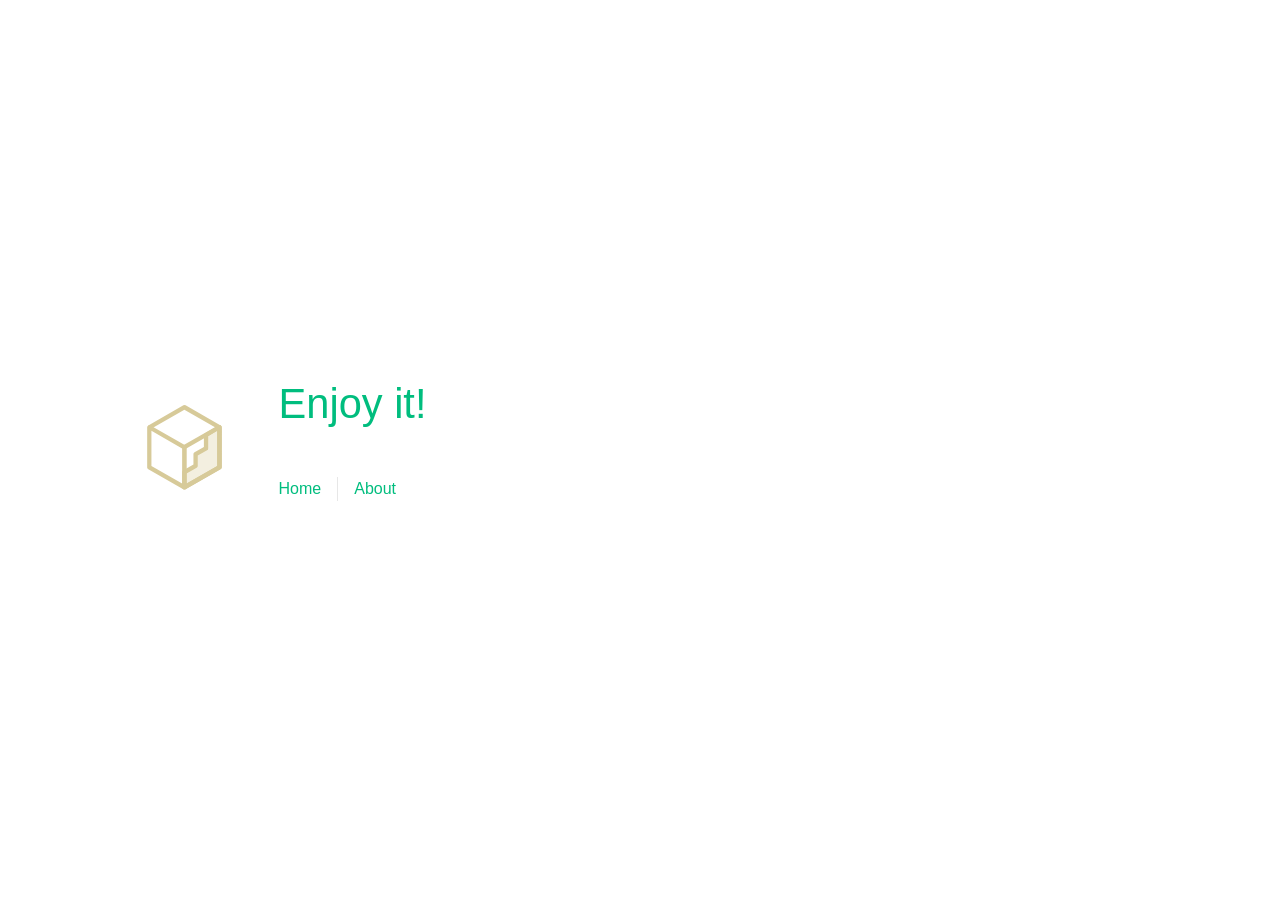
<file: index.html>
<!DOCTYPE html>
<html lang="en">
  <head>
    <meta charset="UTF-8">
    <link rel="icon" href="/favicon.ico">
    <meta name="viewport" content="width=device-width, initial-scale=1.0">
    <title>nonenull</title>
    <script type="module" crossorigin src="/assets/index-d2f8332f.js"></script>
    <link rel="stylesheet" href="/assets/index-f886245b.css">
  </head>
  <body>
    <div id="app"></div>
    
  </body>
</html>
</file>
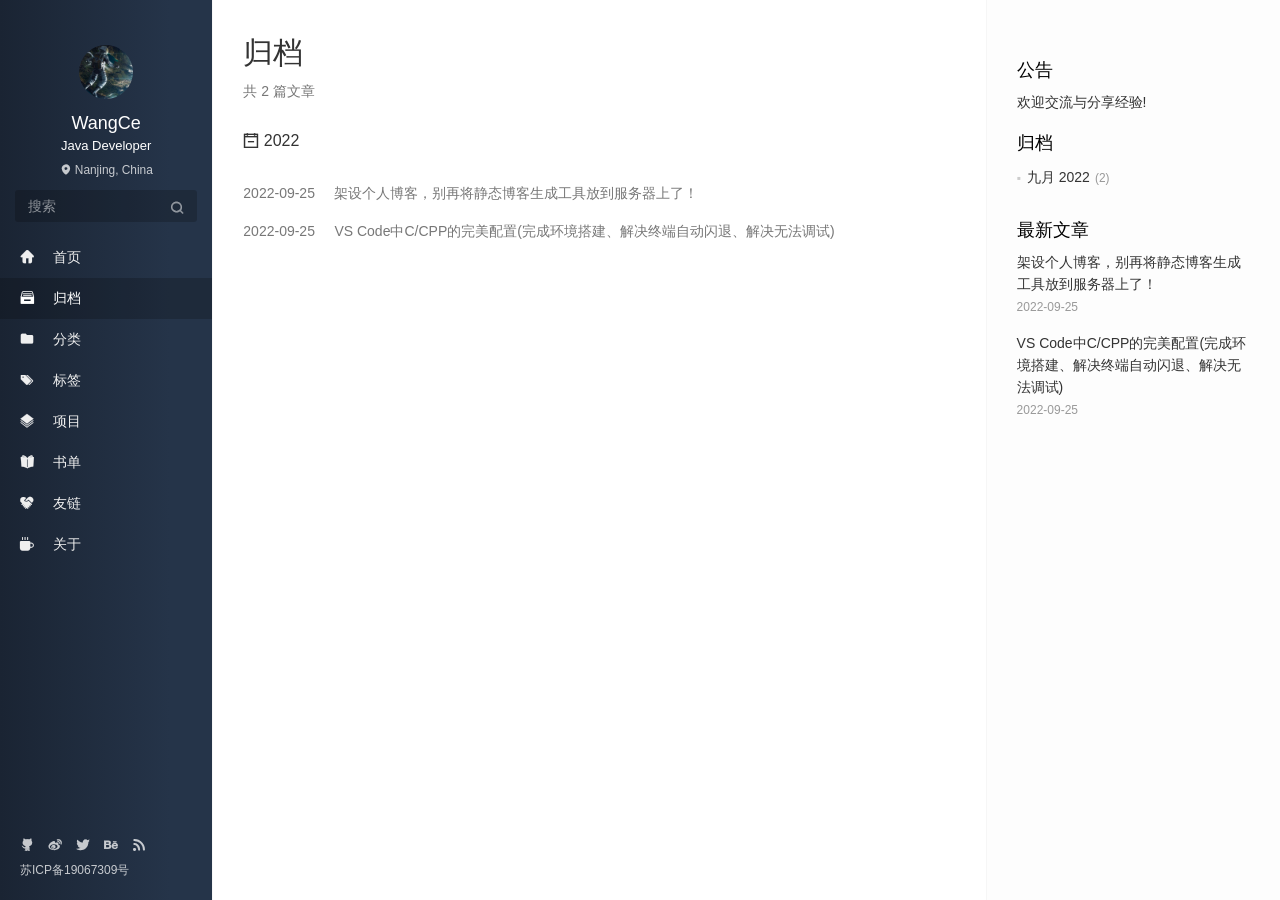
<file: archives/index.html>
<!DOCTYPE html>
<html lang=zh>
<head>
  <meta charset="utf-8">
  
  <meta http-equiv="X-UA-Compatible" content="IE=edge,chrome=1">
  <meta name="viewport" content="width=device-width, initial-scale=1, maximum-scale=1, minimum-scale=1, user-scalable=no, minimal-ui">
  <meta name="renderer" content="webkit">
  <meta http-equiv="Cache-Control" content="no-transform" />
  <meta http-equiv="Cache-Control" content="no-siteapp" />
  <meta name="apple-mobile-web-app-capable" content="yes">
  <meta name="apple-mobile-web-app-status-bar-style" content="black">
  <meta name="format-detection" content="telephone=no,email=no,adress=no">
  <!-- Color theme for statusbar -->
  <meta name="theme-color" content="#000000" />
  <!-- 强制页面在当前窗口以独立页面显示,防止别人在框架里调用页面 -->
  <meta http-equiv="window-target" content="_top" />
  
  
  <title>归档 | nonenull</title>
  <meta property="og:type" content="website">
<meta property="og:title" content="nonenull">
<meta property="og:url" content="https://wangce1901.github.io/archives/index.html">
<meta property="og:site_name" content="nonenull">
<meta property="og:locale" content="zh_CN">
<meta property="article:author" content="WangCe">
<meta name="twitter:card" content="summary">
  <!-- Canonical links -->
  <link rel="canonical" href="https://wangce1901.github.io/archives/index.html">
  
    <link rel="alternate" href="/atom.xml" title="nonenull" type="application/atom+xml">
  
  
    <link rel="icon" href="../images/logo.png" type="image/x-icon">
  
  
<link rel="stylesheet" href="/css/style.css">

  
  
  
  
<meta name="generator" content="Hexo 6.3.0"></head>


<body class="main-center theme-black" itemscope itemtype="http://schema.org/WebPage">
  <header class="header" itemscope itemtype="http://schema.org/WPHeader">
  <div class="slimContent">
    <div class="navbar-header">
      
      
      <div class="profile-block text-center">
        <a id="avatar" href="https://github.com/WangCe1901" target="_blank">
          <img class="img-circle img-rotate" src="/images/avatar.jpg" width="200" height="200">
        </a>
        <h2 id="name" class="hidden-xs hidden-sm">WangCe</h2>
        <h3 id="title" class="hidden-xs hidden-sm hidden-md">Java Developer</h3>
        <small id="location" class="text-muted hidden-xs hidden-sm"><i class="icon icon-map-marker"></i> Nanjing, China</small>
      </div>
      
      <div class="search" id="search-form-wrap">

    <form class="search-form sidebar-form">
        <div class="input-group">
            <input type="text" class="search-form-input form-control" placeholder="搜索" />
            <span class="input-group-btn">
                <button type="submit" class="search-form-submit btn btn-flat" onclick="return false;"><i class="icon icon-search"></i></button>
            </span>
        </div>
    </form>
    <div class="ins-search">
  <div class="ins-search-mask"></div>
  <div class="ins-search-container">
    <div class="ins-input-wrapper">
      <input type="text" class="ins-search-input" placeholder="想要查找什么..." x-webkit-speech />
      <button type="button" class="close ins-close ins-selectable" data-dismiss="modal" aria-label="Close"><span aria-hidden="true">×</span></button>
    </div>
    <div class="ins-section-wrapper">
      <div class="ins-section-container"></div>
    </div>
  </div>
</div>


</div>
      <button class="navbar-toggle collapsed" type="button" data-toggle="collapse" data-target="#main-navbar" aria-controls="main-navbar" aria-expanded="false">
        <span class="sr-only">Toggle navigation</span>
        <span class="icon-bar"></span>
        <span class="icon-bar"></span>
        <span class="icon-bar"></span>
      </button>
    </div>
    <nav id="main-navbar" class="collapse navbar-collapse" itemscope itemtype="http://schema.org/SiteNavigationElement" role="navigation">
      <ul class="nav navbar-nav main-nav menu-highlight">
        
        
        <li class="menu-item menu-item-home">
          <a href="/.">
            
            <i class="icon icon-home-fill"></i>
            
            <span class="menu-title">首页</span>
          </a>
        </li>
        
        
        <li class="menu-item menu-item-archives">
          <a href="/archives">
            
            <i class="icon icon-archives-fill"></i>
            
            <span class="menu-title">归档</span>
          </a>
        </li>
        
        
        <li class="menu-item menu-item-categories">
          <a href="/categories">
            
            <i class="icon icon-folder"></i>
            
            <span class="menu-title">分类</span>
          </a>
        </li>
        
        
        <li class="menu-item menu-item-tags">
          <a href="/tags">
            
            <i class="icon icon-tags"></i>
            
            <span class="menu-title">标签</span>
          </a>
        </li>
        
        
        <li class="menu-item menu-item-repository">
          <a href="/repository">
            
            <i class="icon icon-project"></i>
            
            <span class="menu-title">项目</span>
          </a>
        </li>
        
        
        <li class="menu-item menu-item-books">
          <a href="/books">
            
            <i class="icon icon-book-fill"></i>
            
            <span class="menu-title">书单</span>
          </a>
        </li>
        
        
        <li class="menu-item menu-item-links">
          <a href="/links">
            
            <i class="icon icon-friendship"></i>
            
            <span class="menu-title">友链</span>
          </a>
        </li>
        
        
        <li class="menu-item menu-item-about">
          <a href="/about">
            
            <i class="icon icon-cup-fill"></i>
            
            <span class="menu-title">关于</span>
          </a>
        </li>
        
      </ul>
      
	
    <ul class="social-links">
    	
        <li><a href="https://github.com/WangCe1901" target="_blank" title="Github" data-toggle=tooltip data-placement=top><i class="icon icon-github"></i></a></li>
        
        <li><a href="/null" target="_blank" title="Weibo" data-toggle=tooltip data-placement=top><i class="icon icon-weibo"></i></a></li>
        
        <li><a href="/null" target="_blank" title="Twitter" data-toggle=tooltip data-placement=top><i class="icon icon-twitter"></i></a></li>
        
        <li><a href="/null" target="_blank" title="Behance" data-toggle=tooltip data-placement=top><i class="icon icon-behance"></i></a></li>
        
        <li><a href="/atom.xml" target="_blank" title="Rss" data-toggle=tooltip data-placement=top><i class="icon icon-rss"></i></a></li>
        
    </ul>

    </nav>
  </div>
</header>

  
    <aside class="sidebar" itemscope itemtype="http://schema.org/WPSideBar">
  <div class="slimContent">
    
      <div class="widget">
    <h3 class="widget-title">公告</h3>
    <div class="widget-body">
        <div id="board">
            <div class="content">
                <p>欢迎交流与分享经验!</p>
            </div>
        </div>
    </div>
</div>

    
      

    
      

    
      
    
      
  <div class="widget">
    <h3 class="widget-title">归档</h3>
    <div class="widget-body">
      <ul class="archive-list"><li class="archive-list-item"><a class="archive-list-link" href="/archives/2022/09/">九月 2022</a><span class="archive-list-count">2</span></li></ul>
    </div>
  </div>


    
      
  <div class="widget">
    <h3 class="widget-title">最新文章</h3>
    <div class="widget-body">
      <ul class="recent-post-list list-unstyled no-thumbnail">
        
          <li>
            
            <div class="item-inner">
              <p class="item-category">
                
              </p>
              <p class="item-title">
                <a href="/2022/09/25/u7xCx8uP8dQbTnmN/" class="title">架设个人博客，别再将静态博客生成工具放到服务器上了！</a>
              </p>
              <p class="item-date">
                <time datetime="2022-09-25T05:05:58.214Z" itemprop="datePublished">2022-09-25</time>
              </p>
            </div>
          </li>
          
          <li>
            
            <div class="item-inner">
              <p class="item-category">
                
              </p>
              <p class="item-title">
                <a href="/2022/09/25/t7PSpK7c590B6Fiq/" class="title">VS Code中C/CPP的完美配置(完成环境搭建、解决终端自动闪退、解决无法调试)</a>
              </p>
              <p class="item-date">
                <time datetime="2022-09-25T00:53:59.660Z" itemprop="datePublished">2022-09-25</time>
              </p>
            </div>
          </li>
          
      </ul>
    </div>
  </div>
  

    
  </div>
</aside>

  
  
<main class="main" role="main">
  	<article class="content article article-archives article-type-list" itemscope="">
	    <header class="article-header">
	      <h1 itemprop="title">归档</h1>
	      <p class="text-muted">共 2 篇文章</p>
	    </header>
	    <div class="article-body">
	      
  
  
    
    
      
      
      <section class="panel panel-default b-no">
        <div class="panel-heading" role="tab">
          <h3 class="panel-title">
            <a data-toggle="collapse" href="#collapse2022" aria-expanded="true">
              <i class="icon icon-calendar-plus text-active"></i><i class="icon icon-calendar-minus text"></i>
              2022
            </a>
            <!-- <a href="/archives/2022" class="archive-year">2022</a> -->
          </h3>
        </div>
        <div id="collapse2022" class="panel-collapse collapse in" role="tabpanel" aria-labelledby="heading2022">
        <div class="panel-body">
          <div class="collection">
    
    
<a href="/2022/09/25/u7xCx8uP8dQbTnmN/" class="collection-item"   itemprop="url">
  <time datetime="2022-09-25T05:05:58.214Z" itemprop="datePublished">2022-09-25</time>
  <span>&nbsp;&nbsp;&nbsp;</span> 架设个人博客，别再将静态博客生成工具放到服务器上了！
</a>


  
    
    
    
<a href="/2022/09/25/t7PSpK7c590B6Fiq/" class="collection-item"   itemprop="url">
  <time datetime="2022-09-25T00:53:59.660Z" itemprop="datePublished">2022-09-25</time>
  <span>&nbsp;&nbsp;&nbsp;</span> VS Code中C/CPP的完美配置(完成环境搭建、解决终端自动闪退、解决无法调试)
</a>


  
  
    </div></div></div></section>
  

	    </div>
  	</article>
  	 	
</main>

  <footer class="footer" itemscope itemtype="http://schema.org/WPFooter">
	
	
    <ul class="social-links">
    	
        <li><a href="https://github.com/WangCe1901" target="_blank" title="Github" data-toggle=tooltip data-placement=top><i class="icon icon-github"></i></a></li>
        
        <li><a href="/null" target="_blank" title="Weibo" data-toggle=tooltip data-placement=top><i class="icon icon-weibo"></i></a></li>
        
        <li><a href="/null" target="_blank" title="Twitter" data-toggle=tooltip data-placement=top><i class="icon icon-twitter"></i></a></li>
        
        <li><a href="/null" target="_blank" title="Behance" data-toggle=tooltip data-placement=top><i class="icon icon-behance"></i></a></li>
        
        <li><a href="/atom.xml" target="_blank" title="Rss" data-toggle=tooltip data-placement=top><i class="icon icon-rss"></i></a></li>
        
    </ul>

    <div class="copyright">
    	
        <div class="publishby">
            <a href="https://www.miit.gov.cn/" target="_blank">苏ICP备19067309号</a>
        </div>
    </div>
</footer>
  <script src="//cdn.jsdelivr.net/npm/jquery@1.12.4/dist/jquery.min.js"></script>
<script>
window.jQuery || document.write('<script src="js/jquery.min.js"><\/script>')
</script>

<script src="/js/plugin.min.js"></script>


<script src="/js/application.js"></script>


    <script>
(function (window) {
    var INSIGHT_CONFIG = {
        TRANSLATION: {
            POSTS: '文章',
            PAGES: '页面',
            CATEGORIES: '分类',
            TAGS: '标签',
            UNTITLED: '(未命名)',
        },
        ROOT_URL: '/',
        CONTENT_URL: '/content.json',
    };
    window.INSIGHT_CONFIG = INSIGHT_CONFIG;
})(window);
</script>

<script src="/js/insight.js"></script>












</body>
</html>
</file>
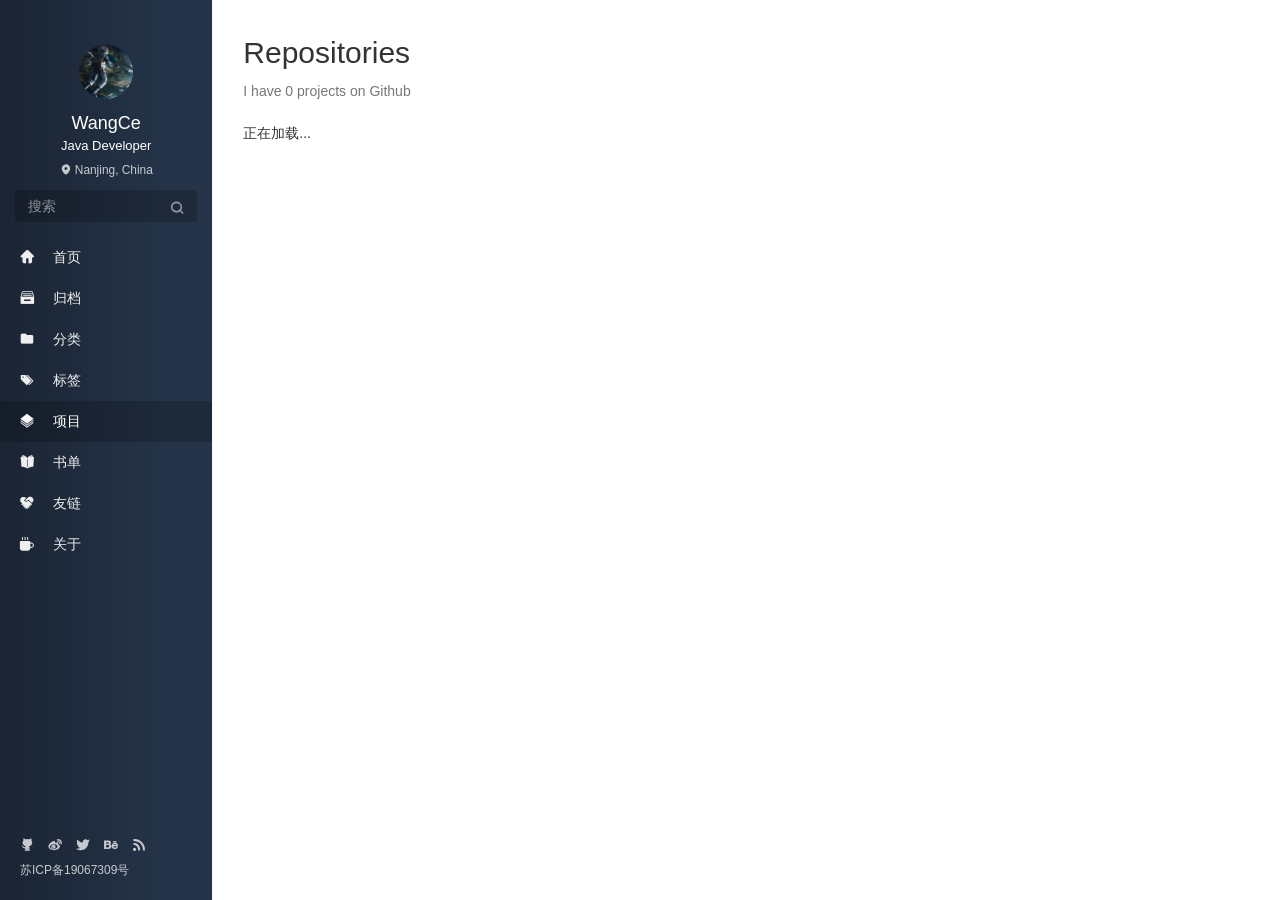
<file: repository/index.html>
<!DOCTYPE html>
<html lang=zh>
<head>
  <meta charset="utf-8">
  
  <meta http-equiv="X-UA-Compatible" content="IE=edge,chrome=1">
  <meta name="viewport" content="width=device-width, initial-scale=1, maximum-scale=1, minimum-scale=1, user-scalable=no, minimal-ui">
  <meta name="renderer" content="webkit">
  <meta http-equiv="Cache-Control" content="no-transform" />
  <meta http-equiv="Cache-Control" content="no-siteapp" />
  <meta name="apple-mobile-web-app-capable" content="yes">
  <meta name="apple-mobile-web-app-status-bar-style" content="black">
  <meta name="format-detection" content="telephone=no,email=no,adress=no">
  <!-- Color theme for statusbar -->
  <meta name="theme-color" content="#000000" />
  <!-- 强制页面在当前窗口以独立页面显示,防止别人在框架里调用页面 -->
  <meta http-equiv="window-target" content="_top" />
  
  
  <title>Repositories | nonenull</title>
  <meta property="og:type" content="website">
<meta property="og:title" content="Repositories">
<meta property="og:url" content="https://wangce1901.github.io/repository/index.html">
<meta property="og:site_name" content="nonenull">
<meta property="og:locale" content="zh_CN">
<meta property="article:published_time" content="2022-09-24T13:54:41.625Z">
<meta property="article:modified_time" content="2022-09-24T09:43:07.785Z">
<meta property="article:author" content="WangCe">
<meta name="twitter:card" content="summary">
  <!-- Canonical links -->
  <link rel="canonical" href="https://wangce1901.github.io/repository/index.html">
  
    <link rel="alternate" href="/atom.xml" title="nonenull" type="application/atom+xml">
  
  
    <link rel="icon" href="../images/logo.png" type="image/x-icon">
  
  
<link rel="stylesheet" href="/css/style.css">

  
  
  
  
<meta name="generator" content="Hexo 6.3.0"></head>


<body class="main-center theme-black no-sidebar" itemscope itemtype="http://schema.org/WebPage">
  <header class="header" itemscope itemtype="http://schema.org/WPHeader">
  <div class="slimContent">
    <div class="navbar-header">
      
      
      <div class="profile-block text-center">
        <a id="avatar" href="https://github.com/WangCe1901" target="_blank">
          <img class="img-circle img-rotate" src="/images/avatar.jpg" width="200" height="200">
        </a>
        <h2 id="name" class="hidden-xs hidden-sm">WangCe</h2>
        <h3 id="title" class="hidden-xs hidden-sm hidden-md">Java Developer</h3>
        <small id="location" class="text-muted hidden-xs hidden-sm"><i class="icon icon-map-marker"></i> Nanjing, China</small>
      </div>
      
      <div class="search" id="search-form-wrap">

    <form class="search-form sidebar-form">
        <div class="input-group">
            <input type="text" class="search-form-input form-control" placeholder="搜索" />
            <span class="input-group-btn">
                <button type="submit" class="search-form-submit btn btn-flat" onclick="return false;"><i class="icon icon-search"></i></button>
            </span>
        </div>
    </form>
    <div class="ins-search">
  <div class="ins-search-mask"></div>
  <div class="ins-search-container">
    <div class="ins-input-wrapper">
      <input type="text" class="ins-search-input" placeholder="想要查找什么..." x-webkit-speech />
      <button type="button" class="close ins-close ins-selectable" data-dismiss="modal" aria-label="Close"><span aria-hidden="true">×</span></button>
    </div>
    <div class="ins-section-wrapper">
      <div class="ins-section-container"></div>
    </div>
  </div>
</div>


</div>
      <button class="navbar-toggle collapsed" type="button" data-toggle="collapse" data-target="#main-navbar" aria-controls="main-navbar" aria-expanded="false">
        <span class="sr-only">Toggle navigation</span>
        <span class="icon-bar"></span>
        <span class="icon-bar"></span>
        <span class="icon-bar"></span>
      </button>
    </div>
    <nav id="main-navbar" class="collapse navbar-collapse" itemscope itemtype="http://schema.org/SiteNavigationElement" role="navigation">
      <ul class="nav navbar-nav main-nav menu-highlight">
        
        
        <li class="menu-item menu-item-home">
          <a href="/.">
            
            <i class="icon icon-home-fill"></i>
            
            <span class="menu-title">首页</span>
          </a>
        </li>
        
        
        <li class="menu-item menu-item-archives">
          <a href="/archives">
            
            <i class="icon icon-archives-fill"></i>
            
            <span class="menu-title">归档</span>
          </a>
        </li>
        
        
        <li class="menu-item menu-item-categories">
          <a href="/categories">
            
            <i class="icon icon-folder"></i>
            
            <span class="menu-title">分类</span>
          </a>
        </li>
        
        
        <li class="menu-item menu-item-tags">
          <a href="/tags">
            
            <i class="icon icon-tags"></i>
            
            <span class="menu-title">标签</span>
          </a>
        </li>
        
        
        <li class="menu-item menu-item-repository">
          <a href="/repository">
            
            <i class="icon icon-project"></i>
            
            <span class="menu-title">项目</span>
          </a>
        </li>
        
        
        <li class="menu-item menu-item-books">
          <a href="/books">
            
            <i class="icon icon-book-fill"></i>
            
            <span class="menu-title">书单</span>
          </a>
        </li>
        
        
        <li class="menu-item menu-item-links">
          <a href="/links">
            
            <i class="icon icon-friendship"></i>
            
            <span class="menu-title">友链</span>
          </a>
        </li>
        
        
        <li class="menu-item menu-item-about">
          <a href="/about">
            
            <i class="icon icon-cup-fill"></i>
            
            <span class="menu-title">关于</span>
          </a>
        </li>
        
      </ul>
      
	
    <ul class="social-links">
    	
        <li><a href="https://github.com/WangCe1901" target="_blank" title="Github" data-toggle=tooltip data-placement=top><i class="icon icon-github"></i></a></li>
        
        <li><a href="/null" target="_blank" title="Weibo" data-toggle=tooltip data-placement=top><i class="icon icon-weibo"></i></a></li>
        
        <li><a href="/null" target="_blank" title="Twitter" data-toggle=tooltip data-placement=top><i class="icon icon-twitter"></i></a></li>
        
        <li><a href="/null" target="_blank" title="Behance" data-toggle=tooltip data-placement=top><i class="icon icon-behance"></i></a></li>
        
        <li><a href="/atom.xml" target="_blank" title="Rss" data-toggle=tooltip data-placement=top><i class="icon icon-rss"></i></a></li>
        
    </ul>

    </nav>
  </div>
</header>

  
    <aside class="sidebar" itemscope itemtype="http://schema.org/WPSideBar">
  <div class="slimContent">
    
      <div class="widget">
    <h3 class="widget-title">公告</h3>
    <div class="widget-body">
        <div id="board">
            <div class="content">
                <p>欢迎交流与分享经验!</p>
            </div>
        </div>
    </div>
</div>

    
      

    
      

    
      
    
      
  <div class="widget">
    <h3 class="widget-title">归档</h3>
    <div class="widget-body">
      <ul class="archive-list"><li class="archive-list-item"><a class="archive-list-link" href="/archives/2022/09/">九月 2022</a><span class="archive-list-count">2</span></li></ul>
    </div>
  </div>


    
      
  <div class="widget">
    <h3 class="widget-title">最新文章</h3>
    <div class="widget-body">
      <ul class="recent-post-list list-unstyled no-thumbnail">
        
          <li>
            
            <div class="item-inner">
              <p class="item-category">
                
              </p>
              <p class="item-title">
                <a href="/2022/09/25/u7xCx8uP8dQbTnmN/" class="title">架设个人博客，别再将静态博客生成工具放到服务器上了！</a>
              </p>
              <p class="item-date">
                <time datetime="2022-09-25T05:05:58.214Z" itemprop="datePublished">2022-09-25</time>
              </p>
            </div>
          </li>
          
          <li>
            
            <div class="item-inner">
              <p class="item-category">
                
              </p>
              <p class="item-title">
                <a href="/2022/09/25/t7PSpK7c590B6Fiq/" class="title">VS Code中C/CPP的完美配置(完成环境搭建、解决终端自动闪退、解决无法调试)</a>
              </p>
              <p class="item-date">
                <time datetime="2022-09-25T00:53:59.660Z" itemprop="datePublished">2022-09-25</time>
              </p>
            </div>
          </li>
          
      </ul>
    </div>
  </div>
  

    
  </div>
</aside>

  
  <main class="main" role="main">
  <article class="article article-repository article-type-list" itemscope="">
  <header class="article-header">
    <h1 itemprop="title">Repositories</h1>
    <p class="text-muted">I have <span id="repo-count">0</span> projects on <span id="repo-platform">Github</span></p>
  </header>
  <div class="article-body">
    <div class="repo-content">
      <div class="blankslate">
        <p>正在加载...</p>
      </div>
    </div>
  </div>
</article>


  



<!--项模版-->
<script type="text/template" id="list-template">
  <li class="col-sm-6 col-md-6 col-lg-4">
    <div class="repo hover-shadow hover-grow">
      <div class="repo-image geopattern" data-pattern-id="{%=name%}"></div>
      <h3 class="repo-title"><a href="{%=clone_url%}" target="_blank" rel="external nofollow noopener noreferrer">{%=full_name%}</a></h3>
      <p class="repo-body">{%=description%}</p>
      <div class="repo-meta">
        <span class="meta meta-type pull-left" aria-label="{%=language%} project">{%=language%}</span>
        <span class="meta meta-star" aria-label="{%=stargazers_count%} stars"><i class="icon icon-star-fill"></i> {%=stargazers_count%}</span>
        <span class="meta meta-fork" aria-label="{%=forks_count%} forks"><i class="icon icon-code-fork"></i> {%=forks_count%}</span>
        <span class="meta meta-last-updated" aria-label="最后更新时间：{%=updated_at%}">
        <i class="icon icon-clock"></i> <time datetime="{%=updated_at%}">{%=updated_at%}</time></span>
      </div>
    </div>
  </li>
</script>

<!--获取失败模版-->
<script type="text/template" id="error-template">
  <h3>加载失败</h3><p>请刷新或稍后再试...</p>
</script>
</main>

  <footer class="footer" itemscope itemtype="http://schema.org/WPFooter">
	
	
    <ul class="social-links">
    	
        <li><a href="https://github.com/WangCe1901" target="_blank" title="Github" data-toggle=tooltip data-placement=top><i class="icon icon-github"></i></a></li>
        
        <li><a href="/null" target="_blank" title="Weibo" data-toggle=tooltip data-placement=top><i class="icon icon-weibo"></i></a></li>
        
        <li><a href="/null" target="_blank" title="Twitter" data-toggle=tooltip data-placement=top><i class="icon icon-twitter"></i></a></li>
        
        <li><a href="/null" target="_blank" title="Behance" data-toggle=tooltip data-placement=top><i class="icon icon-behance"></i></a></li>
        
        <li><a href="/atom.xml" target="_blank" title="Rss" data-toggle=tooltip data-placement=top><i class="icon icon-rss"></i></a></li>
        
    </ul>

    <div class="copyright">
    	
        <div class="publishby">
            <a href="https://www.miit.gov.cn/" target="_blank">苏ICP备19067309号</a>
        </div>
    </div>
</footer>
  <script src="//cdn.jsdelivr.net/npm/jquery@1.12.4/dist/jquery.min.js"></script>
<script>
window.jQuery || document.write('<script src="js/jquery.min.js"><\/script>')
</script>

<script src="/js/plugin.min.js"></script>


<script src="/js/application.js"></script>


    <script>
(function (window) {
    var INSIGHT_CONFIG = {
        TRANSLATION: {
            POSTS: '文章',
            PAGES: '页面',
            CATEGORIES: '分类',
            TAGS: '标签',
            UNTITLED: '(未命名)',
        },
        ROOT_URL: '/',
        CONTENT_URL: '/content.json',
    };
    window.INSIGHT_CONFIG = INSIGHT_CONFIG;
})(window);
</script>

<script src="/js/insight.js"></script>




   
  
    
  <script type="text/javascript">
    var open = function () {
      var baiduTpl = new Object();
      var handleTpl = function () {
        baiduTpl.list = baidu.template("list-template");
        baiduTpl.error = baidu.template("error-template");
      };

      var handleRepo = function () {
        var repoContainer = $('.repo-content');
        var errorContainer = repoContainer.find(".blankslate");
        var countContainer = $("#repo-count");
        var platformContainer = $("#repo-platform");

        platformContainer.text("Github");

        url = "https://api.github.com/users/WangCe1901/repos";

        $.get(url, function (result) {
          if (result) {
            errorContainer.remove();
            countContainer.text(result.length);
            var ul = $("<ul class='repo-list row clearfix'></ul>");
            result.sort(function (a, b) {
              return new Date(b.updated_at) - new Date(a.updated_at);
            }).sort(function (a, b) {
              var a_start = a.stargazers_count;
              var b_start = b.stargazers_count;
              if (a.fork) a_start * 0.5;
              if (b.fork) b_start * 0.5;
              return b_start - a_start;
            }).map(function (repo) {
              if (!repo.description) {
                repo.description = "";
              }
              repo.updated_at = repo.updated_at.substring(0, repo.updated_at.lastIndexOf("T"));
              var html = baiduTpl.list(repo);
              ul.append(html);
            });

            repoContainer.append(ul);
            $(".geopattern").each(function () {
              $(this).geopattern($(this).data('pattern-id'));
            });
          } else {
            errorContainer.append(baiduTpl.error());
          }
        });
      };

      return {
        init: function () {
          handleTpl();
          handleRepo();
        }
      }
    };
    $(open().init);
  </script>

  










</body>
</html>
</file>
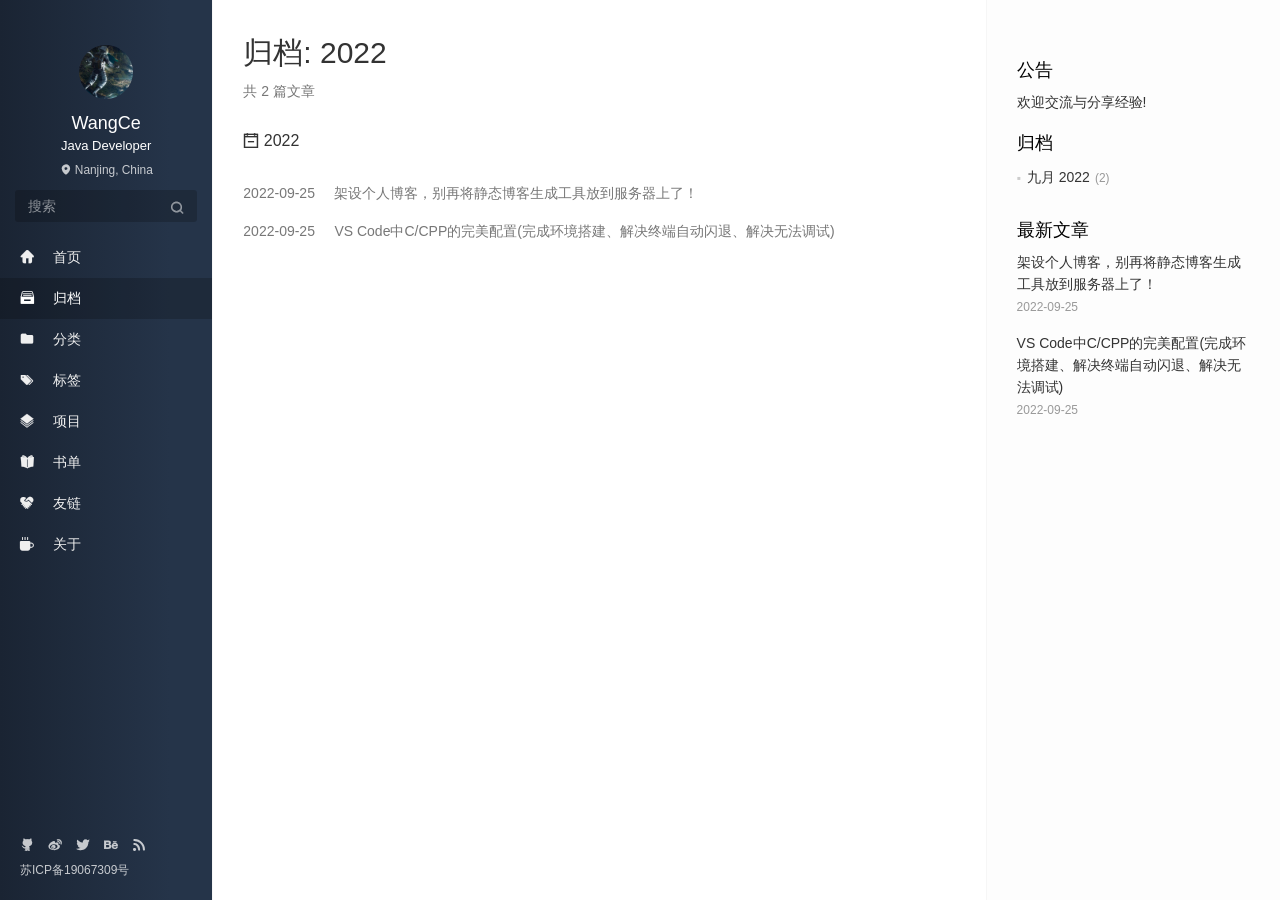
<file: archives/2022/index.html>
<!DOCTYPE html>
<html lang=zh>
<head>
  <meta charset="utf-8">
  
  <meta http-equiv="X-UA-Compatible" content="IE=edge,chrome=1">
  <meta name="viewport" content="width=device-width, initial-scale=1, maximum-scale=1, minimum-scale=1, user-scalable=no, minimal-ui">
  <meta name="renderer" content="webkit">
  <meta http-equiv="Cache-Control" content="no-transform" />
  <meta http-equiv="Cache-Control" content="no-siteapp" />
  <meta name="apple-mobile-web-app-capable" content="yes">
  <meta name="apple-mobile-web-app-status-bar-style" content="black">
  <meta name="format-detection" content="telephone=no,email=no,adress=no">
  <!-- Color theme for statusbar -->
  <meta name="theme-color" content="#000000" />
  <!-- 强制页面在当前窗口以独立页面显示,防止别人在框架里调用页面 -->
  <meta http-equiv="window-target" content="_top" />
  
  
  <title>归档: 2022 | nonenull</title>
  <meta property="og:type" content="website">
<meta property="og:title" content="nonenull">
<meta property="og:url" content="https://wangce1901.github.io/archives/2022/index.html">
<meta property="og:site_name" content="nonenull">
<meta property="og:locale" content="zh_CN">
<meta property="article:author" content="WangCe">
<meta name="twitter:card" content="summary">
  <!-- Canonical links -->
  <link rel="canonical" href="https://wangce1901.github.io/archives/2022/index.html">
  
    <link rel="alternate" href="/atom.xml" title="nonenull" type="application/atom+xml">
  
  
    <link rel="icon" href="../images/logo.png" type="image/x-icon">
  
  
<link rel="stylesheet" href="/css/style.css">

  
  
  
  
<meta name="generator" content="Hexo 6.3.0"></head>


<body class="main-center theme-black" itemscope itemtype="http://schema.org/WebPage">
  <header class="header" itemscope itemtype="http://schema.org/WPHeader">
  <div class="slimContent">
    <div class="navbar-header">
      
      
      <div class="profile-block text-center">
        <a id="avatar" href="https://github.com/WangCe1901" target="_blank">
          <img class="img-circle img-rotate" src="/images/avatar.jpg" width="200" height="200">
        </a>
        <h2 id="name" class="hidden-xs hidden-sm">WangCe</h2>
        <h3 id="title" class="hidden-xs hidden-sm hidden-md">Java Developer</h3>
        <small id="location" class="text-muted hidden-xs hidden-sm"><i class="icon icon-map-marker"></i> Nanjing, China</small>
      </div>
      
      <div class="search" id="search-form-wrap">

    <form class="search-form sidebar-form">
        <div class="input-group">
            <input type="text" class="search-form-input form-control" placeholder="搜索" />
            <span class="input-group-btn">
                <button type="submit" class="search-form-submit btn btn-flat" onclick="return false;"><i class="icon icon-search"></i></button>
            </span>
        </div>
    </form>
    <div class="ins-search">
  <div class="ins-search-mask"></div>
  <div class="ins-search-container">
    <div class="ins-input-wrapper">
      <input type="text" class="ins-search-input" placeholder="想要查找什么..." x-webkit-speech />
      <button type="button" class="close ins-close ins-selectable" data-dismiss="modal" aria-label="Close"><span aria-hidden="true">×</span></button>
    </div>
    <div class="ins-section-wrapper">
      <div class="ins-section-container"></div>
    </div>
  </div>
</div>


</div>
      <button class="navbar-toggle collapsed" type="button" data-toggle="collapse" data-target="#main-navbar" aria-controls="main-navbar" aria-expanded="false">
        <span class="sr-only">Toggle navigation</span>
        <span class="icon-bar"></span>
        <span class="icon-bar"></span>
        <span class="icon-bar"></span>
      </button>
    </div>
    <nav id="main-navbar" class="collapse navbar-collapse" itemscope itemtype="http://schema.org/SiteNavigationElement" role="navigation">
      <ul class="nav navbar-nav main-nav menu-highlight">
        
        
        <li class="menu-item menu-item-home">
          <a href="/.">
            
            <i class="icon icon-home-fill"></i>
            
            <span class="menu-title">首页</span>
          </a>
        </li>
        
        
        <li class="menu-item menu-item-archives">
          <a href="/archives">
            
            <i class="icon icon-archives-fill"></i>
            
            <span class="menu-title">归档</span>
          </a>
        </li>
        
        
        <li class="menu-item menu-item-categories">
          <a href="/categories">
            
            <i class="icon icon-folder"></i>
            
            <span class="menu-title">分类</span>
          </a>
        </li>
        
        
        <li class="menu-item menu-item-tags">
          <a href="/tags">
            
            <i class="icon icon-tags"></i>
            
            <span class="menu-title">标签</span>
          </a>
        </li>
        
        
        <li class="menu-item menu-item-repository">
          <a href="/repository">
            
            <i class="icon icon-project"></i>
            
            <span class="menu-title">项目</span>
          </a>
        </li>
        
        
        <li class="menu-item menu-item-books">
          <a href="/books">
            
            <i class="icon icon-book-fill"></i>
            
            <span class="menu-title">书单</span>
          </a>
        </li>
        
        
        <li class="menu-item menu-item-links">
          <a href="/links">
            
            <i class="icon icon-friendship"></i>
            
            <span class="menu-title">友链</span>
          </a>
        </li>
        
        
        <li class="menu-item menu-item-about">
          <a href="/about">
            
            <i class="icon icon-cup-fill"></i>
            
            <span class="menu-title">关于</span>
          </a>
        </li>
        
      </ul>
      
	
    <ul class="social-links">
    	
        <li><a href="https://github.com/WangCe1901" target="_blank" title="Github" data-toggle=tooltip data-placement=top><i class="icon icon-github"></i></a></li>
        
        <li><a href="/null" target="_blank" title="Weibo" data-toggle=tooltip data-placement=top><i class="icon icon-weibo"></i></a></li>
        
        <li><a href="/null" target="_blank" title="Twitter" data-toggle=tooltip data-placement=top><i class="icon icon-twitter"></i></a></li>
        
        <li><a href="/null" target="_blank" title="Behance" data-toggle=tooltip data-placement=top><i class="icon icon-behance"></i></a></li>
        
        <li><a href="/atom.xml" target="_blank" title="Rss" data-toggle=tooltip data-placement=top><i class="icon icon-rss"></i></a></li>
        
    </ul>

    </nav>
  </div>
</header>

  
    <aside class="sidebar" itemscope itemtype="http://schema.org/WPSideBar">
  <div class="slimContent">
    
      <div class="widget">
    <h3 class="widget-title">公告</h3>
    <div class="widget-body">
        <div id="board">
            <div class="content">
                <p>欢迎交流与分享经验!</p>
            </div>
        </div>
    </div>
</div>

    
      

    
      

    
      
    
      
  <div class="widget">
    <h3 class="widget-title">归档</h3>
    <div class="widget-body">
      <ul class="archive-list"><li class="archive-list-item"><a class="archive-list-link" href="/archives/2022/09/">九月 2022</a><span class="archive-list-count">2</span></li></ul>
    </div>
  </div>


    
      
  <div class="widget">
    <h3 class="widget-title">最新文章</h3>
    <div class="widget-body">
      <ul class="recent-post-list list-unstyled no-thumbnail">
        
          <li>
            
            <div class="item-inner">
              <p class="item-category">
                
              </p>
              <p class="item-title">
                <a href="/2022/09/25/u7xCx8uP8dQbTnmN/" class="title">架设个人博客，别再将静态博客生成工具放到服务器上了！</a>
              </p>
              <p class="item-date">
                <time datetime="2022-09-25T05:05:58.214Z" itemprop="datePublished">2022-09-25</time>
              </p>
            </div>
          </li>
          
          <li>
            
            <div class="item-inner">
              <p class="item-category">
                
              </p>
              <p class="item-title">
                <a href="/2022/09/25/t7PSpK7c590B6Fiq/" class="title">VS Code中C/CPP的完美配置(完成环境搭建、解决终端自动闪退、解决无法调试)</a>
              </p>
              <p class="item-date">
                <time datetime="2022-09-25T00:53:59.660Z" itemprop="datePublished">2022-09-25</time>
              </p>
            </div>
          </li>
          
      </ul>
    </div>
  </div>
  

    
  </div>
</aside>

  
  
<main class="main" role="main">
  	<article class="content article article-archives article-type-list" itemscope="">
	    <header class="article-header">
	      <h1 itemprop="title">归档: 2022</h1>
	      <p class="text-muted">共 2 篇文章</p>
	    </header>
	    <div class="article-body">
	      
  
  
    
    
      
      
      <section class="panel panel-default b-no">
        <div class="panel-heading" role="tab">
          <h3 class="panel-title">
            <a data-toggle="collapse" href="#collapse2022" aria-expanded="true">
              <i class="icon icon-calendar-plus text-active"></i><i class="icon icon-calendar-minus text"></i>
              2022
            </a>
            <!-- <a href="/archives/2022" class="archive-year">2022</a> -->
          </h3>
        </div>
        <div id="collapse2022" class="panel-collapse collapse in" role="tabpanel" aria-labelledby="heading2022">
        <div class="panel-body">
          <div class="collection">
    
    
<a href="/2022/09/25/u7xCx8uP8dQbTnmN/" class="collection-item"   itemprop="url">
  <time datetime="2022-09-25T05:05:58.214Z" itemprop="datePublished">2022-09-25</time>
  <span>&nbsp;&nbsp;&nbsp;</span> 架设个人博客，别再将静态博客生成工具放到服务器上了！
</a>


  
    
    
    
<a href="/2022/09/25/t7PSpK7c590B6Fiq/" class="collection-item"   itemprop="url">
  <time datetime="2022-09-25T00:53:59.660Z" itemprop="datePublished">2022-09-25</time>
  <span>&nbsp;&nbsp;&nbsp;</span> VS Code中C/CPP的完美配置(完成环境搭建、解决终端自动闪退、解决无法调试)
</a>


  
  
    </div></div></div></section>
  

	    </div>
  	</article>
  	 	
</main>

  <footer class="footer" itemscope itemtype="http://schema.org/WPFooter">
	
	
    <ul class="social-links">
    	
        <li><a href="https://github.com/WangCe1901" target="_blank" title="Github" data-toggle=tooltip data-placement=top><i class="icon icon-github"></i></a></li>
        
        <li><a href="/null" target="_blank" title="Weibo" data-toggle=tooltip data-placement=top><i class="icon icon-weibo"></i></a></li>
        
        <li><a href="/null" target="_blank" title="Twitter" data-toggle=tooltip data-placement=top><i class="icon icon-twitter"></i></a></li>
        
        <li><a href="/null" target="_blank" title="Behance" data-toggle=tooltip data-placement=top><i class="icon icon-behance"></i></a></li>
        
        <li><a href="/atom.xml" target="_blank" title="Rss" data-toggle=tooltip data-placement=top><i class="icon icon-rss"></i></a></li>
        
    </ul>

    <div class="copyright">
    	
        <div class="publishby">
            <a href="https://www.miit.gov.cn/" target="_blank">苏ICP备19067309号</a>
        </div>
    </div>
</footer>
  <script src="//cdn.jsdelivr.net/npm/jquery@1.12.4/dist/jquery.min.js"></script>
<script>
window.jQuery || document.write('<script src="js/jquery.min.js"><\/script>')
</script>

<script src="/js/plugin.min.js"></script>


<script src="/js/application.js"></script>


    <script>
(function (window) {
    var INSIGHT_CONFIG = {
        TRANSLATION: {
            POSTS: '文章',
            PAGES: '页面',
            CATEGORIES: '分类',
            TAGS: '标签',
            UNTITLED: '(未命名)',
        },
        ROOT_URL: '/',
        CONTENT_URL: '/content.json',
    };
    window.INSIGHT_CONFIG = INSIGHT_CONFIG;
})(window);
</script>

<script src="/js/insight.js"></script>












</body>
</html>
</file>
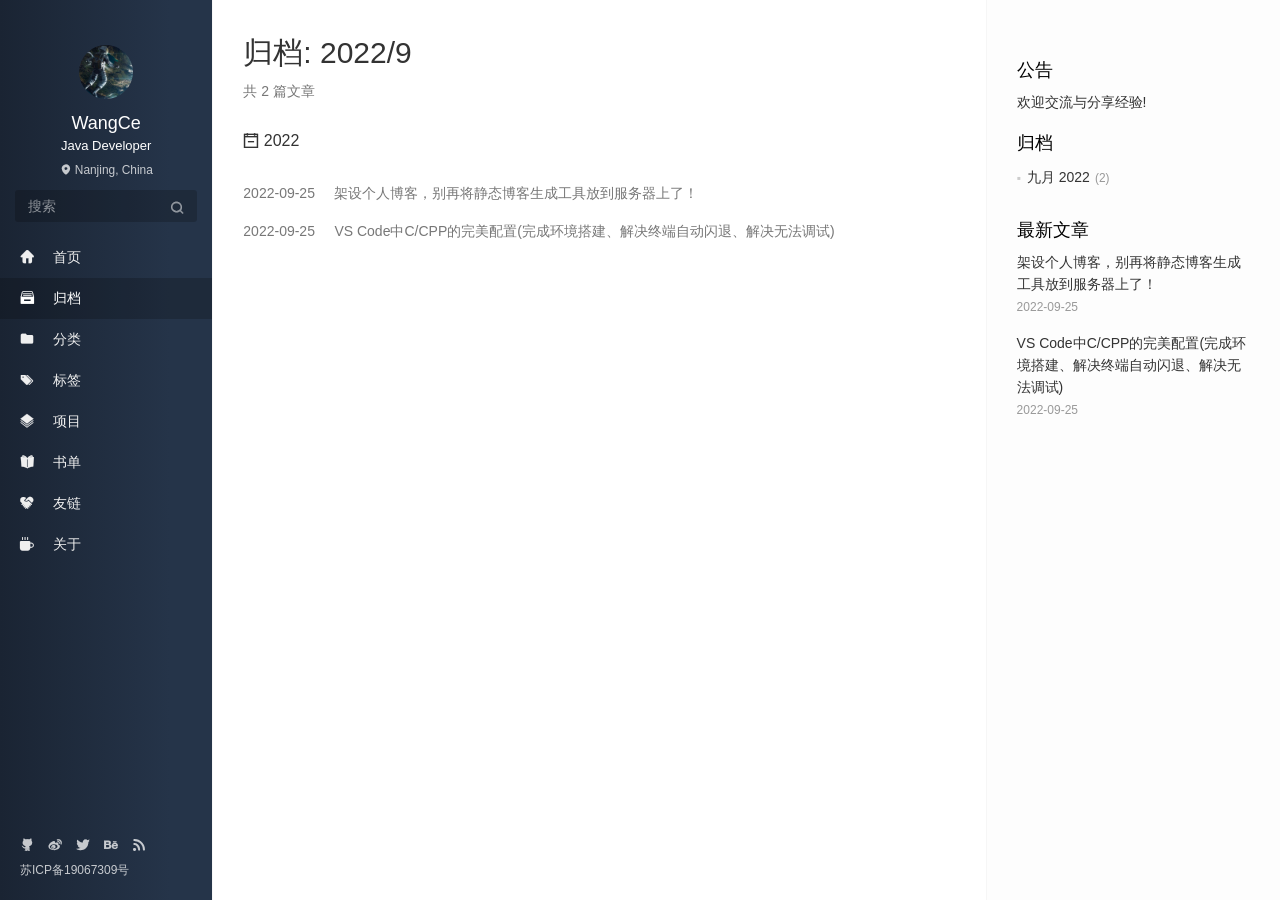
<file: archives/2022/09/index.html>
<!DOCTYPE html>
<html lang=zh>
<head>
  <meta charset="utf-8">
  
  <meta http-equiv="X-UA-Compatible" content="IE=edge,chrome=1">
  <meta name="viewport" content="width=device-width, initial-scale=1, maximum-scale=1, minimum-scale=1, user-scalable=no, minimal-ui">
  <meta name="renderer" content="webkit">
  <meta http-equiv="Cache-Control" content="no-transform" />
  <meta http-equiv="Cache-Control" content="no-siteapp" />
  <meta name="apple-mobile-web-app-capable" content="yes">
  <meta name="apple-mobile-web-app-status-bar-style" content="black">
  <meta name="format-detection" content="telephone=no,email=no,adress=no">
  <!-- Color theme for statusbar -->
  <meta name="theme-color" content="#000000" />
  <!-- 强制页面在当前窗口以独立页面显示,防止别人在框架里调用页面 -->
  <meta http-equiv="window-target" content="_top" />
  
  
  <title>归档: 2022/9 | nonenull</title>
  <meta property="og:type" content="website">
<meta property="og:title" content="nonenull">
<meta property="og:url" content="https://wangce1901.github.io/archives/2022/09/index.html">
<meta property="og:site_name" content="nonenull">
<meta property="og:locale" content="zh_CN">
<meta property="article:author" content="WangCe">
<meta name="twitter:card" content="summary">
  <!-- Canonical links -->
  <link rel="canonical" href="https://wangce1901.github.io/archives/2022/09/index.html">
  
    <link rel="alternate" href="/atom.xml" title="nonenull" type="application/atom+xml">
  
  
    <link rel="icon" href="../images/logo.png" type="image/x-icon">
  
  
<link rel="stylesheet" href="/css/style.css">

  
  
  
  
<meta name="generator" content="Hexo 6.3.0"></head>


<body class="main-center theme-black" itemscope itemtype="http://schema.org/WebPage">
  <header class="header" itemscope itemtype="http://schema.org/WPHeader">
  <div class="slimContent">
    <div class="navbar-header">
      
      
      <div class="profile-block text-center">
        <a id="avatar" href="https://github.com/WangCe1901" target="_blank">
          <img class="img-circle img-rotate" src="/images/avatar.jpg" width="200" height="200">
        </a>
        <h2 id="name" class="hidden-xs hidden-sm">WangCe</h2>
        <h3 id="title" class="hidden-xs hidden-sm hidden-md">Java Developer</h3>
        <small id="location" class="text-muted hidden-xs hidden-sm"><i class="icon icon-map-marker"></i> Nanjing, China</small>
      </div>
      
      <div class="search" id="search-form-wrap">

    <form class="search-form sidebar-form">
        <div class="input-group">
            <input type="text" class="search-form-input form-control" placeholder="搜索" />
            <span class="input-group-btn">
                <button type="submit" class="search-form-submit btn btn-flat" onclick="return false;"><i class="icon icon-search"></i></button>
            </span>
        </div>
    </form>
    <div class="ins-search">
  <div class="ins-search-mask"></div>
  <div class="ins-search-container">
    <div class="ins-input-wrapper">
      <input type="text" class="ins-search-input" placeholder="想要查找什么..." x-webkit-speech />
      <button type="button" class="close ins-close ins-selectable" data-dismiss="modal" aria-label="Close"><span aria-hidden="true">×</span></button>
    </div>
    <div class="ins-section-wrapper">
      <div class="ins-section-container"></div>
    </div>
  </div>
</div>


</div>
      <button class="navbar-toggle collapsed" type="button" data-toggle="collapse" data-target="#main-navbar" aria-controls="main-navbar" aria-expanded="false">
        <span class="sr-only">Toggle navigation</span>
        <span class="icon-bar"></span>
        <span class="icon-bar"></span>
        <span class="icon-bar"></span>
      </button>
    </div>
    <nav id="main-navbar" class="collapse navbar-collapse" itemscope itemtype="http://schema.org/SiteNavigationElement" role="navigation">
      <ul class="nav navbar-nav main-nav menu-highlight">
        
        
        <li class="menu-item menu-item-home">
          <a href="/.">
            
            <i class="icon icon-home-fill"></i>
            
            <span class="menu-title">首页</span>
          </a>
        </li>
        
        
        <li class="menu-item menu-item-archives">
          <a href="/archives">
            
            <i class="icon icon-archives-fill"></i>
            
            <span class="menu-title">归档</span>
          </a>
        </li>
        
        
        <li class="menu-item menu-item-categories">
          <a href="/categories">
            
            <i class="icon icon-folder"></i>
            
            <span class="menu-title">分类</span>
          </a>
        </li>
        
        
        <li class="menu-item menu-item-tags">
          <a href="/tags">
            
            <i class="icon icon-tags"></i>
            
            <span class="menu-title">标签</span>
          </a>
        </li>
        
        
        <li class="menu-item menu-item-repository">
          <a href="/repository">
            
            <i class="icon icon-project"></i>
            
            <span class="menu-title">项目</span>
          </a>
        </li>
        
        
        <li class="menu-item menu-item-books">
          <a href="/books">
            
            <i class="icon icon-book-fill"></i>
            
            <span class="menu-title">书单</span>
          </a>
        </li>
        
        
        <li class="menu-item menu-item-links">
          <a href="/links">
            
            <i class="icon icon-friendship"></i>
            
            <span class="menu-title">友链</span>
          </a>
        </li>
        
        
        <li class="menu-item menu-item-about">
          <a href="/about">
            
            <i class="icon icon-cup-fill"></i>
            
            <span class="menu-title">关于</span>
          </a>
        </li>
        
      </ul>
      
	
    <ul class="social-links">
    	
        <li><a href="https://github.com/WangCe1901" target="_blank" title="Github" data-toggle=tooltip data-placement=top><i class="icon icon-github"></i></a></li>
        
        <li><a href="/null" target="_blank" title="Weibo" data-toggle=tooltip data-placement=top><i class="icon icon-weibo"></i></a></li>
        
        <li><a href="/null" target="_blank" title="Twitter" data-toggle=tooltip data-placement=top><i class="icon icon-twitter"></i></a></li>
        
        <li><a href="/null" target="_blank" title="Behance" data-toggle=tooltip data-placement=top><i class="icon icon-behance"></i></a></li>
        
        <li><a href="/atom.xml" target="_blank" title="Rss" data-toggle=tooltip data-placement=top><i class="icon icon-rss"></i></a></li>
        
    </ul>

    </nav>
  </div>
</header>

  
    <aside class="sidebar" itemscope itemtype="http://schema.org/WPSideBar">
  <div class="slimContent">
    
      <div class="widget">
    <h3 class="widget-title">公告</h3>
    <div class="widget-body">
        <div id="board">
            <div class="content">
                <p>欢迎交流与分享经验!</p>
            </div>
        </div>
    </div>
</div>

    
      

    
      

    
      
    
      
  <div class="widget">
    <h3 class="widget-title">归档</h3>
    <div class="widget-body">
      <ul class="archive-list"><li class="archive-list-item"><a class="archive-list-link" href="/archives/2022/09/">九月 2022</a><span class="archive-list-count">2</span></li></ul>
    </div>
  </div>


    
      
  <div class="widget">
    <h3 class="widget-title">最新文章</h3>
    <div class="widget-body">
      <ul class="recent-post-list list-unstyled no-thumbnail">
        
          <li>
            
            <div class="item-inner">
              <p class="item-category">
                
              </p>
              <p class="item-title">
                <a href="/2022/09/25/u7xCx8uP8dQbTnmN/" class="title">架设个人博客，别再将静态博客生成工具放到服务器上了！</a>
              </p>
              <p class="item-date">
                <time datetime="2022-09-25T05:05:58.214Z" itemprop="datePublished">2022-09-25</time>
              </p>
            </div>
          </li>
          
          <li>
            
            <div class="item-inner">
              <p class="item-category">
                
              </p>
              <p class="item-title">
                <a href="/2022/09/25/t7PSpK7c590B6Fiq/" class="title">VS Code中C/CPP的完美配置(完成环境搭建、解决终端自动闪退、解决无法调试)</a>
              </p>
              <p class="item-date">
                <time datetime="2022-09-25T00:53:59.660Z" itemprop="datePublished">2022-09-25</time>
              </p>
            </div>
          </li>
          
      </ul>
    </div>
  </div>
  

    
  </div>
</aside>

  
  
<main class="main" role="main">
  	<article class="content article article-archives article-type-list" itemscope="">
	    <header class="article-header">
	      <h1 itemprop="title">归档: 2022/9</h1>
	      <p class="text-muted">共 2 篇文章</p>
	    </header>
	    <div class="article-body">
	      
  
  
    
    
      
      
      <section class="panel panel-default b-no">
        <div class="panel-heading" role="tab">
          <h3 class="panel-title">
            <a data-toggle="collapse" href="#collapse2022" aria-expanded="true">
              <i class="icon icon-calendar-plus text-active"></i><i class="icon icon-calendar-minus text"></i>
              2022
            </a>
            <!-- <a href="/archives/2022" class="archive-year">2022</a> -->
          </h3>
        </div>
        <div id="collapse2022" class="panel-collapse collapse in" role="tabpanel" aria-labelledby="heading2022">
        <div class="panel-body">
          <div class="collection">
    
    
<a href="/2022/09/25/u7xCx8uP8dQbTnmN/" class="collection-item"   itemprop="url">
  <time datetime="2022-09-25T05:05:58.214Z" itemprop="datePublished">2022-09-25</time>
  <span>&nbsp;&nbsp;&nbsp;</span> 架设个人博客，别再将静态博客生成工具放到服务器上了！
</a>


  
    
    
    
<a href="/2022/09/25/t7PSpK7c590B6Fiq/" class="collection-item"   itemprop="url">
  <time datetime="2022-09-25T00:53:59.660Z" itemprop="datePublished">2022-09-25</time>
  <span>&nbsp;&nbsp;&nbsp;</span> VS Code中C/CPP的完美配置(完成环境搭建、解决终端自动闪退、解决无法调试)
</a>


  
  
    </div></div></div></section>
  

	    </div>
  	</article>
  	 	
</main>

  <footer class="footer" itemscope itemtype="http://schema.org/WPFooter">
	
	
    <ul class="social-links">
    	
        <li><a href="https://github.com/WangCe1901" target="_blank" title="Github" data-toggle=tooltip data-placement=top><i class="icon icon-github"></i></a></li>
        
        <li><a href="/null" target="_blank" title="Weibo" data-toggle=tooltip data-placement=top><i class="icon icon-weibo"></i></a></li>
        
        <li><a href="/null" target="_blank" title="Twitter" data-toggle=tooltip data-placement=top><i class="icon icon-twitter"></i></a></li>
        
        <li><a href="/null" target="_blank" title="Behance" data-toggle=tooltip data-placement=top><i class="icon icon-behance"></i></a></li>
        
        <li><a href="/atom.xml" target="_blank" title="Rss" data-toggle=tooltip data-placement=top><i class="icon icon-rss"></i></a></li>
        
    </ul>

    <div class="copyright">
    	
        <div class="publishby">
            <a href="https://www.miit.gov.cn/" target="_blank">苏ICP备19067309号</a>
        </div>
    </div>
</footer>
  <script src="//cdn.jsdelivr.net/npm/jquery@1.12.4/dist/jquery.min.js"></script>
<script>
window.jQuery || document.write('<script src="js/jquery.min.js"><\/script>')
</script>

<script src="/js/plugin.min.js"></script>


<script src="/js/application.js"></script>


    <script>
(function (window) {
    var INSIGHT_CONFIG = {
        TRANSLATION: {
            POSTS: '文章',
            PAGES: '页面',
            CATEGORIES: '分类',
            TAGS: '标签',
            UNTITLED: '(未命名)',
        },
        ROOT_URL: '/',
        CONTENT_URL: '/content.json',
    };
    window.INSIGHT_CONFIG = INSIGHT_CONFIG;
})(window);
</script>

<script src="/js/insight.js"></script>












</body>
</html>
</file>
<file: assets/index-f886245b.css>
:root{--vt-c-white: #ffffff;--vt-c-white-soft: #f8f8f8;--vt-c-white-mute: #f2f2f2;--vt-c-black: #181818;--vt-c-black-soft: #222222;--vt-c-black-mute: #282828;--vt-c-indigo: #2c3e50;--vt-c-divider-light-1: rgba(60, 60, 60, .29);--vt-c-divider-light-2: rgba(60, 60, 60, .12);--vt-c-divider-dark-1: rgba(84, 84, 84, .65);--vt-c-divider-dark-2: rgba(84, 84, 84, .48);--vt-c-text-light-1: var(--vt-c-indigo);--vt-c-text-light-2: rgba(60, 60, 60, .66);--vt-c-text-dark-1: var(--vt-c-white);--vt-c-text-dark-2: rgba(235, 235, 235, .64)}:root{--color-background: var(--vt-c-white);--color-background-soft: var(--vt-c-white-soft);--color-background-mute: var(--vt-c-white-mute);--color-border: var(--vt-c-divider-light-2);--color-border-hover: var(--vt-c-divider-light-1);--color-heading: var(--vt-c-text-light-1);--color-text: var(--vt-c-text-light-1);--section-gap: 160px}@media (prefers-color-scheme: dark){:root{--color-background: var(--vt-c-black);--color-background-soft: var(--vt-c-black-soft);--color-background-mute: var(--vt-c-black-mute);--color-border: var(--vt-c-divider-dark-2);--color-border-hover: var(--vt-c-divider-dark-1);--color-heading: var(--vt-c-text-dark-1);--color-text: var(--vt-c-text-dark-2)}}*,*:before,*:after{box-sizing:border-box;margin:0;font-weight:400}body{min-height:100vh;color:var(--color-text);background:var(--color-background);transition:color .5s,background-color .5s;line-height:1.6;font-family:Inter,-apple-system,BlinkMacSystemFont,Segoe UI,Roboto,Oxygen,Ubuntu,Cantarell,Fira Sans,Droid Sans,Helvetica Neue,sans-serif;font-size:15px;text-rendering:optimizeLegibility;-webkit-font-smoothing:antialiased;-moz-osx-font-smoothing:grayscale}#app{max-width:1280px;margin:0 auto;padding:2rem;font-weight:400}a,.green{text-decoration:none;color:#00bd7e;transition:.4s}@media (hover: hover){a:hover{background-color:#00bd7e33}}@media (min-width: 1024px){body{display:flex;place-items:center}#app{display:grid;grid-template-columns:1fr 1fr;padding:0 2rem}}h1[data-v-0f70155b]{font-weight:500;font-size:2.6rem;position:relative;top:-10px}h3[data-v-0f70155b]{font-size:1.2rem}.greetings h1[data-v-0f70155b],.greetings h3[data-v-0f70155b]{text-align:center}@media (min-width: 1024px){.greetings h1[data-v-0f70155b],.greetings h3[data-v-0f70155b]{text-align:left}}header[data-v-4bbdbf92]{line-height:1.5;max-height:100vh}.logo[data-v-4bbdbf92]{display:block;margin:0 auto 2rem}nav[data-v-4bbdbf92]{width:100%;font-size:12px;text-align:center;margin-top:2rem}nav a.router-link-exact-active[data-v-4bbdbf92]{color:var(--color-text)}nav a.router-link-exact-active[data-v-4bbdbf92]:hover{background-color:transparent}nav a[data-v-4bbdbf92]{display:inline-block;padding:0 1rem;border-left:1px solid var(--color-border)}nav a[data-v-4bbdbf92]:first-of-type{border:0}@media (min-width: 1024px){header[data-v-4bbdbf92]{display:flex;place-items:center;padding-right:calc(var(--section-gap) / 2)}.logo[data-v-4bbdbf92]{margin:0 2rem 0 0}header .wrapper[data-v-4bbdbf92]{display:flex;place-items:flex-start;flex-wrap:wrap}nav[data-v-4bbdbf92]{text-align:left;margin-left:-1rem;font-size:1rem;padding:1rem 0;margin-top:1rem}}.item[data-v-40a5c0e5]{margin-top:2rem;display:flex;position:relative}.details[data-v-40a5c0e5]{flex:1;margin-left:1rem}i[data-v-40a5c0e5]{display:flex;place-items:center;place-content:center;width:32px;height:32px;color:var(--color-text)}h3[data-v-40a5c0e5]{font-size:1.2rem;font-weight:500;margin-bottom:.4rem;color:var(--color-heading)}@media (min-width: 1024px){.item[data-v-40a5c0e5]{margin-top:0;padding:.4rem 0 1rem calc(var(--section-gap) / 2)}i[data-v-40a5c0e5]{top:calc(50% - 25px);left:-26px;position:absolute;border:1px solid var(--color-border);background:var(--color-background);border-radius:8px;width:50px;height:50px}.item[data-v-40a5c0e5]:before{content:" ";border-left:1px solid var(--color-border);position:absolute;left:0;bottom:calc(50% + 25px);height:calc(50% - 25px)}.item[data-v-40a5c0e5]:after{content:" ";border-left:1px solid var(--color-border);position:absolute;left:0;top:calc(50% + 25px);height:calc(50% - 25px)}.item[data-v-40a5c0e5]:first-of-type:before{display:none}.item[data-v-40a5c0e5]:last-of-type:after{display:none}}
</file>
<file: css/style.css>
@charset "UTF-8";

/**
 * global variables and mixins
 */

/**
 * font family
 */

/**
 * 
 */

/* Mixins */

/**
 * bootstrap
 */

/*!
 * Bootstrap v3.3.7 (http://getbootstrap.com)
 * Copyright 2011-2016 Twitter, Inc.
 * Licensed under MIT (https://github.com/twbs/bootstrap/blob/master/LICENSE)
 */

/*! normalize.css v3.0.3 | MIT License | github.com/necolas/normalize.css */

html {
  font-family: sans-serif;
  -ms-text-size-adjust: 100%;
  -webkit-text-size-adjust: 100%;
}

body {
  margin: 0;
}

article,
aside,
details,
figcaption,
figure,
footer,
header,
hgroup,
main,
menu,
nav,
section,
summary {
  display: block;
}

audio,
canvas,
progress,
video {
  display: inline-block;
  vertical-align: baseline;
}

audio:not([controls]) {
  display: none;
  height: 0;
}

[hidden],
template {
  display: none;
}

a {
  background-color: transparent;
}

a:active,
a:hover {
  outline: 0;
}

abbr[title] {
  border-bottom: 1px dotted;
}

b,
strong {
  font-weight: bold;
}

dfn {
  font-style: italic;
}

h1 {
  font-size: 2em;
  margin: 0.67em 0;
}

mark {
  background: #ff0;
  color: #000;
}

small {
  font-size: 80%;
}

sub,
sup {
  font-size: 75%;
  line-height: 0;
  position: relative;
  vertical-align: baseline;
}

sup {
  top: -0.5em;
}

sub {
  bottom: -0.25em;
}

img {
  border: 0;
}

svg:not(:root) {
  overflow: hidden;
}

figure {
  margin: 1em 40px;
}

hr {
  -webkit-box-sizing: content-box;
  box-sizing: content-box;
  height: 0;
}

pre {
  overflow: auto;
}

code,
kbd,
pre,
samp {
  font-family: monospace,monospace;
  font-size: 1em;
}

button,
input,
optgroup,
select,
textarea {
  color: inherit;
  font: inherit;
  margin: 0;
}

button {
  overflow: visible;
}

button,
select {
  text-transform: none;
}

button,
html input[type="button"],
input[type="reset"],
input[type="submit"] {
  -webkit-appearance: button;
  cursor: pointer;
}

button[disabled],
html input[disabled] {
  cursor: default;
}

button::-moz-focus-inner,
input::-moz-focus-inner {
  border: 0;
  padding: 0;
}

input {
  line-height: normal;
}

input[type="checkbox"],
input[type="radio"] {
  -webkit-box-sizing: border-box;
  box-sizing: border-box;
  padding: 0;
}

input[type="number"]::-webkit-inner-spin-button,
input[type="number"]::-webkit-outer-spin-button {
  height: auto;
}

input[type="search"] {
  -webkit-appearance: textfield;
  -webkit-box-sizing: content-box;
  box-sizing: content-box;
}

input[type="search"]::-webkit-search-cancel-button,
input[type="search"]::-webkit-search-decoration {
  -webkit-appearance: none;
}

fieldset {
  border: 1px solid #c0c0c0;
  margin: 0 2px;
  padding: 0.35em 0.625em 0.75em;
}

legend {
  border: 0;
  padding: 0;
}

textarea {
  overflow: auto;
}

optgroup {
  font-weight: bold;
}

table {
  border-collapse: collapse;
  border-spacing: 0;
}

td,
th {
  padding: 0;
}

/*! Source: https://github.com/h5bp/html5-boilerplate/blob/master/src/css/main.css */

* {
  -webkit-box-sizing: border-box;
  box-sizing: border-box;
}

*:before,
*:after {
  -webkit-box-sizing: border-box;
  box-sizing: border-box;
}

html {
  font-size: 10px;
  -webkit-tap-highlight-color: transparent;
}

input,
button,
select,
textarea {
  font-family: inherit;
  font-size: inherit;
  line-height: inherit;
}

a {
  color: #2196f3;
  text-decoration: none;
}

a:hover,
a:focus {
  color: #0a6ebd;
  text-decoration: underline;
}

a:focus {
  outline: 5px auto -webkit-focus-ring-color;
  outline-offset: -2px;
}

figure {
  margin: 0;
}

img {
  vertical-align: middle;
}

.img-responsive {
  display: block;
  max-width: 100%;
  height: auto;
}

.img-rounded {
  border-radius: 6px;
}

.img-thumbnail {
  padding: 4px;
  line-height: 1.57143;
  background-color: #fff;
  border: 1px solid #ddd;
  border-radius: 4px;
  -webkit-transition: all 0.2s ease-in-out;
  transition: all 0.2s ease-in-out;
  display: inline-block;
  max-width: 100%;
  height: auto;
}

.img-circle {
  border-radius: 50%;
}

hr {
  margin-top: 21px;
  margin-bottom: 21px;
  border: 0;
  border-top: 1px solid #eeeeee;
}

.sr-only {
  position: absolute;
  width: 1px;
  height: 1px;
  margin: -1px;
  padding: 0;
  overflow: hidden;
  clip: rect(0, 0, 0, 0);
  border: 0;
}

.sr-only-focusable:active,
.sr-only-focusable:focus {
  position: static;
  width: auto;
  height: auto;
  margin: 0;
  overflow: visible;
  clip: auto;
}

[role="button"] {
  cursor: pointer;
}

h1,
h2,
h3,
h4,
h5,
h6,
.h1,
.h2,
.h3,
.h4,
.h5,
.h6 {
  font-family: inherit;
  font-weight: 500;
  line-height: 1.1;
  color: inherit;
}

h1 small,
h1 .small,
h2 small,
h2 .small,
h3 small,
h3 .small,
h4 small,
h4 .small,
h5 small,
h5 .small,
h6 small,
h6 .small,
.h1 small,
.h1 .small,
.h2 small,
.h2 .small,
.h3 small,
.h3 .small,
.h4 small,
.h4 .small,
.h5 small,
.h5 .small,
.h6 small,
.h6 .small {
  font-weight: normal;
  line-height: 1;
  color: #777777;
}

h1,
.h1,
h2,
.h2,
h3,
.h3 {
  margin-top: 21px;
  margin-bottom: 10.5px;
}

h1 small,
h1 .small,
.h1 small,
.h1 .small,
h2 small,
h2 .small,
.h2 small,
.h2 .small,
h3 small,
h3 .small,
.h3 small,
.h3 .small {
  font-size: 65%;
}

h4,
.h4,
h5,
.h5,
h6,
.h6 {
  margin-top: 10.5px;
  margin-bottom: 10.5px;
}

h4 small,
h4 .small,
.h4 small,
.h4 .small,
h5 small,
h5 .small,
.h5 small,
.h5 .small,
h6 small,
h6 .small,
.h6 small,
.h6 .small {
  font-size: 75%;
}

h1,
.h1 {
  font-size: 30px;
}

h2,
.h2 {
  font-size: 26px;
}

h3,
.h3 {
  font-size: 22px;
}

h4,
.h4 {
  font-size: 18px;
}

h5,
.h5 {
  font-size: 14px;
}

h6,
.h6 {
  font-size: 12px;
}

p {
  margin: 0 0 10.5px;
}

.lead {
  margin-bottom: 21px;
  font-size: 16px;
  font-weight: 300;
  line-height: 1.4;
}

small,
.small {
  font-size: 85%;
}

mark,
.mark {
  background-color: #fcf8e3;
  padding: .2em;
}

.text-left {
  text-align: left;
}

.text-right {
  text-align: right;
}

.text-center {
  text-align: center;
}

.text-justify {
  text-align: justify;
}

.text-nowrap {
  white-space: nowrap;
}

.text-lowercase {
  text-transform: lowercase;
}

.text-uppercase,
.initialism {
  text-transform: uppercase;
}

.text-capitalize {
  text-transform: capitalize;
}

.text-muted {
  color: #777777 !important;
}

.text-primary {
  color: #2196f3;
}

a.text-primary:hover,
a.text-primary:focus {
  color: #0c7cd5;
}

.text-success {
  color: #3c763d;
}

a.text-success:hover,
a.text-success:focus {
  color: #2b542c;
}

.text-info {
  color: #31708f;
}

a.text-info:hover,
a.text-info:focus {
  color: #245269;
}

.text-warning {
  color: #8a6d3b;
}

a.text-warning:hover,
a.text-warning:focus {
  color: #66512c;
}

.text-danger {
  color: #a94442;
}

a.text-danger:hover,
a.text-danger:focus {
  color: #843534;
}

.bg-primary {
  color: #fff;
}

.bg-primary {
  background-color: #2196f3;
}

a.bg-primary:hover,
a.bg-primary:focus {
  background-color: #0c7cd5;
}

.bg-success {
  background-color: #dff0d8;
}

a.bg-success:hover,
a.bg-success:focus {
  background-color: #c1e2b3;
}

.bg-info {
  background-color: #d9edf7;
}

a.bg-info:hover,
a.bg-info:focus {
  background-color: #afd9ee;
}

.bg-warning {
  background-color: #fcf8e3;
}

a.bg-warning:hover,
a.bg-warning:focus {
  background-color: #f7ecb5;
}

.bg-danger {
  background-color: #f2dede;
}

a.bg-danger:hover,
a.bg-danger:focus {
  background-color: #e4b9b9;
}

.page-header {
  padding-bottom: 9.5px;
  margin: 42px 0 21px;
  border-bottom: 1px solid #eeeeee;
}

ul,
ol {
  margin-top: 0;
  margin-bottom: 10.5px;
}

ul ul,
ul ol,
ol ul,
ol ol {
  margin-bottom: 0;
}

.list-unstyled {
  padding-left: 0;
  list-style: none;
}

.list-inline {
  padding-left: 0;
  list-style: none;
  margin-left: -5px;
}

.list-inline > li {
  display: inline-block;
  padding-left: 5px;
  padding-right: 5px;
}

dl {
  margin-top: 0;
  margin-bottom: 21px;
}

dt,
dd {
  line-height: 1.57143;
}

dt {
  font-weight: bold;
}

dd {
  margin-left: 0;
}

.dl-horizontal dd:before,
.dl-horizontal dd:after {
  content: " ";
  display: table;
}

.dl-horizontal dd:after {
  clear: both;
}

abbr[title],
abbr[data-original-title] {
  cursor: help;
  border-bottom: 1px dotted #777777;
}

.initialism {
  font-size: 90%;
}

blockquote {
  padding: 10.5px 16px;
  margin: 0 0 21px;
  border: 1px dotted #eeeeee;
  border-left: 3px solid #eeeeee;
  background-color: #fbfbfb;
}

blockquote p:last-child,
blockquote ul:last-child,
blockquote ol:last-child {
  margin-bottom: 0;
}

blockquote footer,
blockquote small,
blockquote .small {
  display: block;
  font-size: 80%;
  line-height: 1.57143;
  color: #777777;
}

blockquote footer:before,
blockquote small:before,
blockquote .small:before {
  content: '\2014 \00A0';
}

.blockquote-reverse,
blockquote.pull-right {
  padding-right: 15px;
  padding-left: 0;
  border-right: 5px solid #eeeeee;
  border-left: 0;
  text-align: right;
}

.blockquote-reverse footer:before,
.blockquote-reverse small:before,
.blockquote-reverse .small:before,
blockquote.pull-right footer:before,
blockquote.pull-right small:before,
blockquote.pull-right .small:before {
  content: '';
}

.blockquote-reverse footer:after,
.blockquote-reverse small:after,
.blockquote-reverse .small:after,
blockquote.pull-right footer:after,
blockquote.pull-right small:after,
blockquote.pull-right .small:after {
  content: '\00A0 \2014';
}

address {
  margin-bottom: 21px;
  font-style: normal;
  line-height: 1.57143;
}

.container {
  margin-right: auto;
  margin-left: auto;
  padding-left: 15px;
  padding-right: 15px;
}

.container:before,
.container:after {
  content: " ";
  display: table;
}

.container:after {
  clear: both;
}

.container-fluid {
  margin-right: auto;
  margin-left: auto;
  padding-left: 15px;
  padding-right: 15px;
}

.container-fluid:before,
.container-fluid:after {
  content: " ";
  display: table;
}

.container-fluid:after {
  clear: both;
}

.row {
  margin-left: -15px;
  margin-right: -15px;
}

.row:before,
.row:after {
  content: " ";
  display: table;
}

.row:after {
  clear: both;
}

.col-xs-1,
.col-sm-1,
.col-md-1,
.col-lg-1,
.col-xs-2,
.col-sm-2,
.col-md-2,
.col-lg-2,
.col-xs-3,
.col-sm-3,
.col-md-3,
.col-lg-3,
.col-xs-4,
.col-sm-4,
.col-md-4,
.col-lg-4,
.col-xs-5,
.col-sm-5,
.col-md-5,
.col-lg-5,
.col-xs-6,
.col-sm-6,
.col-md-6,
.col-lg-6,
.col-xs-7,
.col-sm-7,
.col-md-7,
.col-lg-7,
.col-xs-8,
.col-sm-8,
.col-md-8,
.col-lg-8,
.col-xs-9,
.col-sm-9,
.col-md-9,
.col-lg-9,
.col-xs-10,
.col-sm-10,
.col-md-10,
.col-lg-10,
.col-xs-11,
.col-sm-11,
.col-md-11,
.col-lg-11,
.col-xs-12,
.col-sm-12,
.col-md-12,
.col-lg-12 {
  position: relative;
  min-height: 1px;
  padding-left: 15px;
  padding-right: 15px;
}

.col-xs-1,
.col-xs-2,
.col-xs-3,
.col-xs-4,
.col-xs-5,
.col-xs-6,
.col-xs-7,
.col-xs-8,
.col-xs-9,
.col-xs-10,
.col-xs-11,
.col-xs-12 {
  float: left;
}

.col-xs-1 {
  width: 8.33333%;
}

.col-xs-2 {
  width: 16.66667%;
}

.col-xs-3 {
  width: 25%;
}

.col-xs-4 {
  width: 33.33333%;
}

.col-xs-5 {
  width: 41.66667%;
}

.col-xs-6 {
  width: 50%;
}

.col-xs-7 {
  width: 58.33333%;
}

.col-xs-8 {
  width: 66.66667%;
}

.col-xs-9 {
  width: 75%;
}

.col-xs-10 {
  width: 83.33333%;
}

.col-xs-11 {
  width: 91.66667%;
}

.col-xs-12 {
  width: 100%;
}

.col-xs-pull-0 {
  right: auto;
}

.col-xs-pull-1 {
  right: 8.33333%;
}

.col-xs-pull-2 {
  right: 16.66667%;
}

.col-xs-pull-3 {
  right: 25%;
}

.col-xs-pull-4 {
  right: 33.33333%;
}

.col-xs-pull-5 {
  right: 41.66667%;
}

.col-xs-pull-6 {
  right: 50%;
}

.col-xs-pull-7 {
  right: 58.33333%;
}

.col-xs-pull-8 {
  right: 66.66667%;
}

.col-xs-pull-9 {
  right: 75%;
}

.col-xs-pull-10 {
  right: 83.33333%;
}

.col-xs-pull-11 {
  right: 91.66667%;
}

.col-xs-pull-12 {
  right: 100%;
}

.col-xs-push-0 {
  left: auto;
}

.col-xs-push-1 {
  left: 8.33333%;
}

.col-xs-push-2 {
  left: 16.66667%;
}

.col-xs-push-3 {
  left: 25%;
}

.col-xs-push-4 {
  left: 33.33333%;
}

.col-xs-push-5 {
  left: 41.66667%;
}

.col-xs-push-6 {
  left: 50%;
}

.col-xs-push-7 {
  left: 58.33333%;
}

.col-xs-push-8 {
  left: 66.66667%;
}

.col-xs-push-9 {
  left: 75%;
}

.col-xs-push-10 {
  left: 83.33333%;
}

.col-xs-push-11 {
  left: 91.66667%;
}

.col-xs-push-12 {
  left: 100%;
}

.col-xs-offset-0 {
  margin-left: 0%;
}

.col-xs-offset-1 {
  margin-left: 8.33333%;
}

.col-xs-offset-2 {
  margin-left: 16.66667%;
}

.col-xs-offset-3 {
  margin-left: 25%;
}

.col-xs-offset-4 {
  margin-left: 33.33333%;
}

.col-xs-offset-5 {
  margin-left: 41.66667%;
}

.col-xs-offset-6 {
  margin-left: 50%;
}

.col-xs-offset-7 {
  margin-left: 58.33333%;
}

.col-xs-offset-8 {
  margin-left: 66.66667%;
}

.col-xs-offset-9 {
  margin-left: 75%;
}

.col-xs-offset-10 {
  margin-left: 83.33333%;
}

.col-xs-offset-11 {
  margin-left: 91.66667%;
}

.col-xs-offset-12 {
  margin-left: 100%;
}

.btn {
  display: inline-block;
  margin-bottom: 0;
  font-weight: normal;
  text-align: center;
  vertical-align: middle;
  -ms-touch-action: manipulation;
  touch-action: manipulation;
  cursor: pointer;
  background-image: none;
  border: 1px solid transparent;
  white-space: nowrap;
  padding: 6px 12px;
  font-size: 14px;
  line-height: 1.57143;
  border-radius: 4px;
  -webkit-user-select: none;
  -moz-user-select: none;
  -ms-user-select: none;
  user-select: none;
}

.btn:focus,
.btn.focus,
.btn:active:focus,
.btn:active.focus,
.btn.active:focus,
.btn.active.focus {
  outline: 5px auto -webkit-focus-ring-color;
  outline-offset: -2px;
}

.btn:hover,
.btn:focus,
.btn.focus {
  color: #333;
  text-decoration: none;
}

.btn:active,
.btn.active {
  outline: 0;
  background-image: none;
  -webkit-box-shadow: inset 0 3px 5px rgba(0, 0, 0, 0.125);
  box-shadow: inset 0 3px 5px rgba(0, 0, 0, 0.125);
}

.btn.disabled,
.btn[disabled],
fieldset[disabled] .btn {
  cursor: not-allowed;
  opacity: 0.65;
  filter: alpha(opacity=65);
  -webkit-box-shadow: none;
  box-shadow: none;
}

a.btn.disabled,
fieldset[disabled] a.btn {
  pointer-events: none;
}

.btn-default {
  color: #333;
  background-color: #fff;
  border-color: #ccc;
}

.btn-default:focus,
.btn-default.focus {
  color: #333;
  background-color: #e6e6e6;
  border-color: #8c8c8c;
}

.btn-default:hover {
  color: #333;
  background-color: #e6e6e6;
  border-color: #adadad;
}

.btn-default:active,
.btn-default.active,
.open > .btn-default.dropdown-toggle {
  color: #333;
  background-color: #e6e6e6;
  border-color: #adadad;
}

.btn-default:active:hover,
.btn-default:active:focus,
.btn-default:active.focus,
.btn-default.active:hover,
.btn-default.active:focus,
.btn-default.active.focus,
.open > .btn-default.dropdown-toggle:hover,
.open > .btn-default.dropdown-toggle:focus,
.open > .btn-default.dropdown-toggle.focus {
  color: #333;
  background-color: #d4d4d4;
  border-color: #8c8c8c;
}

.btn-default:active,
.btn-default.active,
.open > .btn-default.dropdown-toggle {
  background-image: none;
}

.btn-default.disabled:hover,
.btn-default.disabled:focus,
.btn-default.disabled.focus,
.btn-default[disabled]:hover,
.btn-default[disabled]:focus,
.btn-default[disabled].focus,
fieldset[disabled] .btn-default:hover,
fieldset[disabled] .btn-default:focus,
fieldset[disabled] .btn-default.focus {
  background-color: #fff;
  border-color: #ccc;
}

.btn-default .badge {
  color: #fff;
  background-color: #333;
}

.btn-primary {
  color: #fff;
  background-color: #2196f3;
  border-color: #0d8aee;
}

.btn-primary:focus,
.btn-primary.focus {
  color: #fff;
  background-color: #0c7cd5;
  border-color: #064475;
}

.btn-primary:hover {
  color: #fff;
  background-color: #0c7cd5;
  border-color: #0a68b4;
}

.btn-primary:active,
.btn-primary.active,
.open > .btn-primary.dropdown-toggle {
  color: #fff;
  background-color: #0c7cd5;
  border-color: #0a68b4;
}

.btn-primary:active:hover,
.btn-primary:active:focus,
.btn-primary:active.focus,
.btn-primary.active:hover,
.btn-primary.active:focus,
.btn-primary.active.focus,
.open > .btn-primary.dropdown-toggle:hover,
.open > .btn-primary.dropdown-toggle:focus,
.open > .btn-primary.dropdown-toggle.focus {
  color: #fff;
  background-color: #0a68b4;
  border-color: #064475;
}

.btn-primary:active,
.btn-primary.active,
.open > .btn-primary.dropdown-toggle {
  background-image: none;
}

.btn-primary.disabled:hover,
.btn-primary.disabled:focus,
.btn-primary.disabled.focus,
.btn-primary[disabled]:hover,
.btn-primary[disabled]:focus,
.btn-primary[disabled].focus,
fieldset[disabled] .btn-primary:hover,
fieldset[disabled] .btn-primary:focus,
fieldset[disabled] .btn-primary.focus {
  background-color: #2196f3;
  border-color: #0d8aee;
}

.btn-primary .badge {
  color: #2196f3;
  background-color: #fff;
}

.btn-success {
  color: #fff;
  background-color: #5cb85c;
  border-color: #4cae4c;
}

.btn-success:focus,
.btn-success.focus {
  color: #fff;
  background-color: #449d44;
  border-color: #255625;
}

.btn-success:hover {
  color: #fff;
  background-color: #449d44;
  border-color: #398439;
}

.btn-success:active,
.btn-success.active,
.open > .btn-success.dropdown-toggle {
  color: #fff;
  background-color: #449d44;
  border-color: #398439;
}

.btn-success:active:hover,
.btn-success:active:focus,
.btn-success:active.focus,
.btn-success.active:hover,
.btn-success.active:focus,
.btn-success.active.focus,
.open > .btn-success.dropdown-toggle:hover,
.open > .btn-success.dropdown-toggle:focus,
.open > .btn-success.dropdown-toggle.focus {
  color: #fff;
  background-color: #398439;
  border-color: #255625;
}

.btn-success:active,
.btn-success.active,
.open > .btn-success.dropdown-toggle {
  background-image: none;
}

.btn-success.disabled:hover,
.btn-success.disabled:focus,
.btn-success.disabled.focus,
.btn-success[disabled]:hover,
.btn-success[disabled]:focus,
.btn-success[disabled].focus,
fieldset[disabled] .btn-success:hover,
fieldset[disabled] .btn-success:focus,
fieldset[disabled] .btn-success.focus {
  background-color: #5cb85c;
  border-color: #4cae4c;
}

.btn-success .badge {
  color: #5cb85c;
  background-color: #fff;
}

.btn-info {
  color: #fff;
  background-color: #56CCF2;
  border-color: #3ec5f0;
}

.btn-info:focus,
.btn-info.focus {
  color: #fff;
  background-color: #27beee;
  border-color: #0d7ea3;
}

.btn-info:hover {
  color: #fff;
  background-color: #27beee;
  border-color: #11aee0;
}

.btn-info:active,
.btn-info.active,
.open > .btn-info.dropdown-toggle {
  color: #fff;
  background-color: #27beee;
  border-color: #11aee0;
}

.btn-info:active:hover,
.btn-info:active:focus,
.btn-info:active.focus,
.btn-info.active:hover,
.btn-info.active:focus,
.btn-info.active.focus,
.open > .btn-info.dropdown-toggle:hover,
.open > .btn-info.dropdown-toggle:focus,
.open > .btn-info.dropdown-toggle.focus {
  color: #fff;
  background-color: #11aee0;
  border-color: #0d7ea3;
}

.btn-info:active,
.btn-info.active,
.open > .btn-info.dropdown-toggle {
  background-image: none;
}

.btn-info.disabled:hover,
.btn-info.disabled:focus,
.btn-info.disabled.focus,
.btn-info[disabled]:hover,
.btn-info[disabled]:focus,
.btn-info[disabled].focus,
fieldset[disabled] .btn-info:hover,
fieldset[disabled] .btn-info:focus,
fieldset[disabled] .btn-info.focus {
  background-color: #56CCF2;
  border-color: #3ec5f0;
}

.btn-info .badge {
  color: #56CCF2;
  background-color: #fff;
}

.btn-warning {
  color: #fff;
  background-color: #F09819;
  border-color: #e18b0f;
}

.btn-warning:focus,
.btn-warning.focus {
  color: #fff;
  background-color: #c97c0d;
  border-color: #694107;
}

.btn-warning:hover {
  color: #fff;
  background-color: #c97c0d;
  border-color: #a7670b;
}

.btn-warning:active,
.btn-warning.active,
.open > .btn-warning.dropdown-toggle {
  color: #fff;
  background-color: #c97c0d;
  border-color: #a7670b;
}

.btn-warning:active:hover,
.btn-warning:active:focus,
.btn-warning:active.focus,
.btn-warning.active:hover,
.btn-warning.active:focus,
.btn-warning.active.focus,
.open > .btn-warning.dropdown-toggle:hover,
.open > .btn-warning.dropdown-toggle:focus,
.open > .btn-warning.dropdown-toggle.focus {
  color: #fff;
  background-color: #a7670b;
  border-color: #694107;
}

.btn-warning:active,
.btn-warning.active,
.open > .btn-warning.dropdown-toggle {
  background-image: none;
}

.btn-warning.disabled:hover,
.btn-warning.disabled:focus,
.btn-warning.disabled.focus,
.btn-warning[disabled]:hover,
.btn-warning[disabled]:focus,
.btn-warning[disabled].focus,
fieldset[disabled] .btn-warning:hover,
fieldset[disabled] .btn-warning:focus,
fieldset[disabled] .btn-warning.focus {
  background-color: #F09819;
  border-color: #e18b0f;
}

.btn-warning .badge {
  color: #F09819;
  background-color: #fff;
}

.btn-danger {
  color: #fff;
  background-color: #FF512F;
  border-color: #ff3c16;
}

.btn-danger:focus,
.btn-danger.focus {
  color: #fff;
  background-color: #fb2900;
  border-color: #951800;
}

.btn-danger:hover {
  color: #fff;
  background-color: #fb2900;
  border-color: #d72300;
}

.btn-danger:active,
.btn-danger.active,
.open > .btn-danger.dropdown-toggle {
  color: #fff;
  background-color: #fb2900;
  border-color: #d72300;
}

.btn-danger:active:hover,
.btn-danger:active:focus,
.btn-danger:active.focus,
.btn-danger.active:hover,
.btn-danger.active:focus,
.btn-danger.active.focus,
.open > .btn-danger.dropdown-toggle:hover,
.open > .btn-danger.dropdown-toggle:focus,
.open > .btn-danger.dropdown-toggle.focus {
  color: #fff;
  background-color: #d72300;
  border-color: #951800;
}

.btn-danger:active,
.btn-danger.active,
.open > .btn-danger.dropdown-toggle {
  background-image: none;
}

.btn-danger.disabled:hover,
.btn-danger.disabled:focus,
.btn-danger.disabled.focus,
.btn-danger[disabled]:hover,
.btn-danger[disabled]:focus,
.btn-danger[disabled].focus,
fieldset[disabled] .btn-danger:hover,
fieldset[disabled] .btn-danger:focus,
fieldset[disabled] .btn-danger.focus {
  background-color: #FF512F;
  border-color: #ff3c16;
}

.btn-danger .badge {
  color: #FF512F;
  background-color: #fff;
}

.btn-link {
  color: #2196f3;
  font-weight: normal;
  border-radius: 0;
}

.btn-link,
.btn-link:active,
.btn-link.active,
.btn-link[disabled],
fieldset[disabled] .btn-link {
  background-color: transparent;
  -webkit-box-shadow: none;
  box-shadow: none;
}

.btn-link,
.btn-link:hover,
.btn-link:focus,
.btn-link:active {
  border-color: transparent;
}

.btn-link:hover,
.btn-link:focus {
  color: #0a6ebd;
  text-decoration: underline;
  background-color: transparent;
}

.btn-link[disabled]:hover,
.btn-link[disabled]:focus,
fieldset[disabled] .btn-link:hover,
fieldset[disabled] .btn-link:focus {
  color: #777777;
  text-decoration: none;
}

.btn-lg {
  padding: 10px 16px;
  font-size: 18px;
  line-height: 1.33333;
  border-radius: 6px;
}

.btn-sm {
  padding: 5px 10px;
  font-size: 12px;
  line-height: 1.5;
  border-radius: 3px;
}

.btn-xs {
  padding: 1px 5px;
  font-size: 12px;
  line-height: 1.5;
  border-radius: 3px;
}

.btn-block {
  display: block;
  width: 100%;
}

.btn-block + .btn-block {
  margin-top: 5px;
}

input[type="submit"].btn-block,
input[type="reset"].btn-block,
input[type="button"].btn-block {
  width: 100%;
}

.fade {
  opacity: 0;
  -webkit-transition: opacity 0.15s linear;
  transition: opacity 0.15s linear;
}

.fade.in {
  opacity: 1;
}

.collapse {
  display: none;
}

.collapse.in {
  display: block;
}

tr.collapse.in {
  display: table-row;
}

tbody.collapse.in {
  display: table-row-group;
}

.collapsing {
  position: relative;
  height: 0;
  overflow: hidden;
  -webkit-transition-property: height,visibility;
  transition-property: height,visibility;
  -webkit-transition-duration: 0.35s;
  transition-duration: 0.35s;
  -webkit-transition-timing-function: ease;
  transition-timing-function: ease;
}

.caret {
  display: inline-block;
  width: 0;
  height: 0;
  margin-left: 2px;
  vertical-align: middle;
  border-top: 4px dashed;
  border-top: 4px solid \9;
  border-right: 4px solid transparent;
  border-left: 4px solid transparent;
}

.dropup,
.dropdown {
  position: relative;
}

.dropdown-toggle:focus {
  outline: 0;
}

.dropdown-menu {
  position: absolute;
  top: 100%;
  left: 0;
  z-index: 1000;
  display: none;
  float: left;
  min-width: 160px;
  padding: 5px 0;
  margin: 2px 0 0;
  list-style: none;
  font-size: 14px;
  text-align: left;
  background-color: #fff;
  border: 1px solid #ccc;
  border: 1px solid rgba(0, 0, 0, 0.15);
  border-radius: 4px;
  -webkit-box-shadow: 0 6px 12px rgba(0, 0, 0, 0.175);
  box-shadow: 0 6px 12px rgba(0, 0, 0, 0.175);
  background-clip: padding-box;
}

.dropdown-menu.pull-right {
  right: 0;
  left: auto;
}

.dropdown-menu .divider {
  height: 1px;
  margin: 9.5px 0;
  overflow: hidden;
  background-color: #e5e5e5;
}

.dropdown-menu > li > a {
  display: block;
  padding: 3px 20px;
  clear: both;
  font-weight: normal;
  line-height: 1.57143;
  color: #333333;
  white-space: nowrap;
}

.dropdown-menu > li > a:hover,
.dropdown-menu > li > a:focus {
  text-decoration: none;
  color: #262626;
  background-color: #f5f5f5;
}

.dropdown-menu > .active > a,
.dropdown-menu > .active > a:hover,
.dropdown-menu > .active > a:focus {
  color: #fff;
  text-decoration: none;
  outline: 0;
  background-color: #2196f3;
}

.dropdown-menu > .disabled > a,
.dropdown-menu > .disabled > a:hover,
.dropdown-menu > .disabled > a:focus {
  color: #777777;
}

.dropdown-menu > .disabled > a:hover,
.dropdown-menu > .disabled > a:focus {
  text-decoration: none;
  background-color: transparent;
  background-image: none;
  filter: progid:DXImageTransform.Microsoft.gradient(enabled = false);
  cursor: not-allowed;
}

.open > .dropdown-menu {
  display: block;
}

.open > a {
  outline: 0;
}

.dropdown-menu-right {
  left: auto;
  right: 0;
}

.dropdown-menu-left {
  left: 0;
  right: auto;
}

.dropdown-header {
  display: block;
  padding: 3px 20px;
  font-size: 12px;
  line-height: 1.57143;
  color: #777777;
  white-space: nowrap;
}

.dropdown-backdrop {
  position: fixed;
  left: 0;
  right: 0;
  bottom: 0;
  top: 0;
  z-index: 990;
}

.pull-right > .dropdown-menu {
  right: 0;
  left: auto;
}

.dropup .caret,
.navbar-fixed-bottom .dropdown .caret {
  border-top: 0;
  border-bottom: 4px dashed;
  border-bottom: 4px solid \9;
  content: "";
}

.dropup .dropdown-menu,
.navbar-fixed-bottom .dropdown .dropdown-menu {
  top: auto;
  bottom: 100%;
  margin-bottom: 2px;
}

.input-group {
  position: relative;
  display: table;
  border-collapse: separate;
}

.input-group[class*="col-"] {
  float: none;
  padding-left: 0;
  padding-right: 0;
}

.input-group .form-control {
  position: relative;
  z-index: 2;
  float: left;
  width: 100%;
  margin-bottom: 0;
}

.input-group .form-control:focus {
  z-index: 3;
}

.input-group-addon,
.input-group-btn,
.input-group .form-control {
  display: table-cell;
}

.input-group-addon:not(:first-child):not(:last-child),
.input-group-btn:not(:first-child):not(:last-child),
.input-group .form-control:not(:first-child):not(:last-child) {
  border-radius: 0;
}

.input-group-addon,
.input-group-btn {
  width: 1%;
  white-space: nowrap;
  vertical-align: middle;
}

.input-group-addon {
  padding: 6px 12px;
  font-size: 14px;
  font-weight: normal;
  line-height: 1;
  color: #555555;
  text-align: center;
  background-color: #eeeeee;
  border: 1px solid #ccc;
  border-radius: 4px;
}

.input-group-addon.input-sm,
.input-group-sm > .input-group-addon,
.input-group-sm > .input-group-btn > .input-group-addon.btn {
  padding: 5px 10px;
  font-size: 12px;
  border-radius: 3px;
}

.input-group-addon.input-lg,
.input-group-lg > .input-group-addon,
.input-group-lg > .input-group-btn > .input-group-addon.btn {
  padding: 10px 16px;
  font-size: 18px;
  border-radius: 6px;
}

.input-group-addon input[type="radio"],
.input-group-addon input[type="checkbox"] {
  margin-top: 0;
}

.input-group .form-control:first-child,
.input-group-addon:first-child,
.input-group-btn:first-child > .btn,
.input-group-btn:first-child > .btn-group > .btn,
.input-group-btn:first-child > .dropdown-toggle,
.input-group-btn:last-child > .btn:not(:last-child):not(.dropdown-toggle),
.input-group-btn:last-child > .btn-group:not(:last-child) > .btn {
  border-bottom-right-radius: 0;
  border-top-right-radius: 0;
}

.input-group-addon:first-child {
  border-right: 0;
}

.input-group .form-control:last-child,
.input-group-addon:last-child,
.input-group-btn:last-child > .btn,
.input-group-btn:last-child > .btn-group > .btn,
.input-group-btn:last-child > .dropdown-toggle,
.input-group-btn:first-child > .btn:not(:first-child),
.input-group-btn:first-child > .btn-group:not(:first-child) > .btn {
  border-bottom-left-radius: 0;
  border-top-left-radius: 0;
}

.input-group-addon:last-child {
  border-left: 0;
}

.input-group-btn {
  position: relative;
  font-size: 0;
  white-space: nowrap;
}

.input-group-btn > .btn {
  position: relative;
}

.input-group-btn > .btn + .btn {
  margin-left: -1px;
}

.input-group-btn > .btn:hover,
.input-group-btn > .btn:focus,
.input-group-btn > .btn:active {
  z-index: 2;
}

.input-group-btn:first-child > .btn,
.input-group-btn:first-child > .btn-group {
  margin-right: -1px;
}

.input-group-btn:last-child > .btn,
.input-group-btn:last-child > .btn-group {
  z-index: 2;
  margin-left: -1px;
}

.nav {
  margin-bottom: 0;
  padding-left: 0;
  list-style: none;
}

.nav:before,
.nav:after {
  content: " ";
  display: table;
}

.nav:after {
  clear: both;
}

.nav > li {
  position: relative;
  display: block;
}

.nav > li > a {
  position: relative;
  display: block;
  padding: 10px 15px;
}

.nav > li > a:hover,
.nav > li > a:focus {
  text-decoration: none;
  background-color: #eeeeee;
}

.nav > li.disabled > a {
  color: #777777;
}

.nav > li.disabled > a:hover,
.nav > li.disabled > a:focus {
  color: #777777;
  text-decoration: none;
  background-color: transparent;
  cursor: not-allowed;
}

.nav .open > a,
.nav .open > a:hover,
.nav .open > a:focus {
  background-color: #eeeeee;
  border-color: #2196f3;
}

.nav .nav-divider {
  height: 1px;
  margin: 9.5px 0;
  overflow: hidden;
  background-color: #e5e5e5;
}

.nav > li > a > img {
  max-width: none;
}

.nav-tabs {
  border-bottom: 1px solid #f2f2f2;
}

.nav-tabs > li {
  float: left;
  margin-bottom: -1px;
}

.nav-tabs > li > a {
  margin-right: 2px;
  line-height: 1.57143;
  border: 1px solid transparent;
  border-radius: 4px 4px 0 0;
}

.nav-tabs > li > a:hover {
  border-color: #eeeeee #eeeeee #f2f2f2;
}

.nav-tabs > li.active > a,
.nav-tabs > li.active > a:hover,
.nav-tabs > li.active > a:focus {
  color: #555555;
  background-color: #fff;
  border: 1px solid #f2f2f2;
  border-bottom-color: transparent;
  cursor: default;
}

.nav-pills > li {
  float: left;
}

.nav-pills > li > a {
  border-radius: 4px;
}

.nav-pills > li + li {
  margin-left: 2px;
}

.nav-pills > li.active > a,
.nav-pills > li.active > a:hover,
.nav-pills > li.active > a:focus {
  color: #fff;
  background-color: #2196f3;
}

.nav-stacked > li {
  float: none;
}

.nav-stacked > li + li {
  margin-top: 2px;
  margin-left: 0;
}

.nav-justified,
.nav-tabs.nav-justified {
  width: 100%;
}

.nav-justified > li,
.nav-tabs.nav-justified > li {
  float: none;
}

.nav-justified > li > a,
.nav-tabs.nav-justified > li > a {
  text-align: center;
  margin-bottom: 5px;
}

.nav-justified > .dropdown .dropdown-menu {
  top: auto;
  left: auto;
}

.nav-tabs-justified,
.nav-tabs.nav-justified {
  border-bottom: 0;
}

.nav-tabs-justified > li > a,
.nav-tabs.nav-justified > li > a {
  margin-right: 0;
  border-radius: 4px;
}

.nav-tabs-justified > .active > a,
.nav-tabs.nav-justified > .active > a,
.nav-tabs-justified > .active > a:hover,
.nav-tabs.nav-justified > .active > a:hover,
.nav-tabs-justified > .active > a:focus,
.nav-tabs.nav-justified > .active > a:focus {
  border: 1px solid #f2f2f2;
}

.tab-content > .tab-pane {
  display: none;
}

.tab-content > .active {
  display: block;
}

.nav-tabs .dropdown-menu {
  margin-top: -1px;
  border-top-right-radius: 0;
  border-top-left-radius: 0;
}

.navbar {
  position: relative;
  min-height: 50px;
  margin-bottom: 21px;
  border: 1px solid transparent;
}

.navbar:before,
.navbar:after {
  content: " ";
  display: table;
}

.navbar:after {
  clear: both;
}

.navbar-header:before,
.navbar-header:after {
  content: " ";
  display: table;
}

.navbar-header:after {
  clear: both;
}

.navbar-collapse {
  overflow-x: visible;
  padding-right: 15px;
  padding-left: 15px;
  border-top: 1px solid transparent;
  -webkit-box-shadow: inset 0 1px 0 rgba(255, 255, 255, 0.1);
  box-shadow: inset 0 1px 0 rgba(255, 255, 255, 0.1);
  -webkit-overflow-scrolling: touch;
}

.navbar-collapse:before,
.navbar-collapse:after {
  content: " ";
  display: table;
}

.navbar-collapse:after {
  clear: both;
}

.navbar-collapse.in {
  overflow-y: auto;
}

.navbar-fixed-top .navbar-collapse,
.navbar-fixed-bottom .navbar-collapse {
  max-height: 340px;
}

.container > .navbar-header,
.container > .navbar-collapse,
.container-fluid > .navbar-header,
.container-fluid > .navbar-collapse {
  margin-right: -15px;
  margin-left: -15px;
}

.navbar-static-top {
  z-index: 1000;
  border-width: 0 0 1px;
}

.navbar-fixed-top,
.navbar-fixed-bottom {
  position: fixed;
  right: 0;
  left: 0;
  z-index: 1030;
}

.navbar-fixed-top {
  top: 0;
  border-width: 0 0 1px;
}

.navbar-fixed-bottom {
  bottom: 0;
  margin-bottom: 0;
  border-width: 1px 0 0;
}

.navbar-brand {
  float: left;
  padding: 14.5px 15px;
  font-size: 18px;
  line-height: 21px;
  height: 50px;
}

.navbar-brand:hover,
.navbar-brand:focus {
  text-decoration: none;
}

.navbar-brand > img {
  display: block;
}

.navbar-toggle {
  position: relative;
  float: right;
  margin-right: 15px;
  padding: 10px 10px;
  margin-top: 8px;
  margin-bottom: 8px;
  background-color: transparent;
  background-image: none;
  border: 1px solid transparent;
  border-radius: 4px;
}

.navbar-toggle:focus {
  outline: 0;
}

.navbar-toggle .icon-bar {
  display: block;
  width: 22px;
  height: 2px;
  border-radius: 1px;
}

.navbar-toggle .icon-bar + .icon-bar {
  margin-top: 3px;
}

.navbar-nav {
  margin: 7.25px -15px;
}

.navbar-nav > li > a {
  padding-top: 10px;
  padding-bottom: 10px;
  line-height: 21px;
}

.navbar-form {
  margin-left: -15px;
  margin-right: -15px;
  padding: 10px 15px;
  border-top: 1px solid transparent;
  border-bottom: 1px solid transparent;
  -webkit-box-shadow: inset 0 1px 0 rgba(255, 255, 255, 0.1),0 1px 0 rgba(255, 255, 255, 0.1);
  box-shadow: inset 0 1px 0 rgba(255, 255, 255, 0.1),0 1px 0 rgba(255, 255, 255, 0.1);
  margin-top: 7.5px;
  margin-bottom: 7.5px;
}

.navbar-nav > li > .dropdown-menu {
  margin-top: 0;
  border-top-right-radius: 0;
  border-top-left-radius: 0;
}

.navbar-fixed-bottom .navbar-nav > li > .dropdown-menu {
  margin-bottom: 0;
  border-top-right-radius: 4px;
  border-top-left-radius: 4px;
  border-bottom-right-radius: 0;
  border-bottom-left-radius: 0;
}

.navbar-btn {
  margin-top: 7.5px;
  margin-bottom: 7.5px;
}

.navbar-btn.btn-sm {
  margin-top: 10px;
  margin-bottom: 10px;
}

.navbar-btn.btn-xs {
  margin-top: 14px;
  margin-bottom: 14px;
}

.navbar-text {
  margin-top: 14.5px;
  margin-bottom: 14.5px;
}

.navbar-default {
  background-color: #f8f8f8;
  border-color: #e7e7e7;
}

.navbar-default .navbar-brand {
  color: #777;
}

.navbar-default .navbar-brand:hover,
.navbar-default .navbar-brand:focus {
  color: #5e5e5e;
  background-color: transparent;
}

.navbar-default .navbar-text {
  color: #777;
}

.navbar-default .navbar-nav > li > a {
  color: #777;
}

.navbar-default .navbar-nav > li > a:hover,
.navbar-default .navbar-nav > li > a:focus {
  color: #333;
  background-color: transparent;
}

.navbar-default .navbar-nav > .active > a,
.navbar-default .navbar-nav > .active > a:hover,
.navbar-default .navbar-nav > .active > a:focus {
  color: #555;
  background-color: #e7e7e7;
}

.navbar-default .navbar-nav > .disabled > a,
.navbar-default .navbar-nav > .disabled > a:hover,
.navbar-default .navbar-nav > .disabled > a:focus {
  color: #ccc;
  background-color: transparent;
}

.navbar-default .navbar-toggle {
  border-color: #ddd;
}

.navbar-default .navbar-toggle:hover,
.navbar-default .navbar-toggle:focus {
  background-color: #ddd;
}

.navbar-default .navbar-toggle .icon-bar {
  background-color: #888;
}

.navbar-default .navbar-collapse,
.navbar-default .navbar-form {
  border-color: #e7e7e7;
}

.navbar-default .navbar-nav > .open > a,
.navbar-default .navbar-nav > .open > a:hover,
.navbar-default .navbar-nav > .open > a:focus {
  background-color: #e7e7e7;
  color: #555;
}

.navbar-default .navbar-link {
  color: #777;
}

.navbar-default .navbar-link:hover {
  color: #333;
}

.navbar-default .btn-link {
  color: #777;
}

.navbar-default .btn-link:hover,
.navbar-default .btn-link:focus {
  color: #333;
}

.navbar-default .btn-link[disabled]:hover,
.navbar-default .btn-link[disabled]:focus,
fieldset[disabled] .navbar-default .btn-link:hover,
fieldset[disabled] .navbar-default .btn-link:focus {
  color: #ccc;
}

.navbar-inverse {
  background-color: #222;
  border-color: #090909;
}

.navbar-inverse .navbar-brand {
  color: #9d9d9d;
}

.navbar-inverse .navbar-brand:hover,
.navbar-inverse .navbar-brand:focus {
  color: #fff;
  background-color: transparent;
}

.navbar-inverse .navbar-text {
  color: #9d9d9d;
}

.navbar-inverse .navbar-nav > li > a {
  color: #9d9d9d;
}

.navbar-inverse .navbar-nav > li > a:hover,
.navbar-inverse .navbar-nav > li > a:focus {
  color: #fff;
  background-color: transparent;
}

.navbar-inverse .navbar-nav > .active > a,
.navbar-inverse .navbar-nav > .active > a:hover,
.navbar-inverse .navbar-nav > .active > a:focus {
  color: #fff;
  background-color: #090909;
}

.navbar-inverse .navbar-nav > .disabled > a,
.navbar-inverse .navbar-nav > .disabled > a:hover,
.navbar-inverse .navbar-nav > .disabled > a:focus {
  color: #444;
  background-color: transparent;
}

.navbar-inverse .navbar-toggle {
  border-color: #333;
}

.navbar-inverse .navbar-toggle:hover,
.navbar-inverse .navbar-toggle:focus {
  background-color: #333;
}

.navbar-inverse .navbar-toggle .icon-bar {
  background-color: #fff;
}

.navbar-inverse .navbar-collapse,
.navbar-inverse .navbar-form {
  border-color: #101010;
}

.navbar-inverse .navbar-nav > .open > a,
.navbar-inverse .navbar-nav > .open > a:hover,
.navbar-inverse .navbar-nav > .open > a:focus {
  background-color: #090909;
  color: #fff;
}

.navbar-inverse .navbar-link {
  color: #9d9d9d;
}

.navbar-inverse .navbar-link:hover {
  color: #fff;
}

.navbar-inverse .btn-link {
  color: #9d9d9d;
}

.navbar-inverse .btn-link:hover,
.navbar-inverse .btn-link:focus {
  color: #fff;
}

.navbar-inverse .btn-link[disabled]:hover,
.navbar-inverse .btn-link[disabled]:focus,
fieldset[disabled] .navbar-inverse .btn-link:hover,
fieldset[disabled] .navbar-inverse .btn-link:focus {
  color: #444;
}

.pager {
  padding-left: 0;
  margin: 21px 0;
  list-style: none;
  text-align: center;
}

.pager:before,
.pager:after {
  content: " ";
  display: table;
}

.pager:after {
  clear: both;
}

.pager li {
  display: inline;
}

.pager li > a,
.pager li > span {
  display: inline-block;
  padding: 5px 14px;
  background-color: #fff;
  border: 1px solid #ddd;
  border-radius: 15px;
}

.pager li > a:hover,
.pager li > a:focus {
  text-decoration: none;
  background-color: #eeeeee;
}

.pager .next > a,
.pager .next > span {
  float: right;
}

.pager .previous > a,
.pager .previous > span {
  float: left;
}

.pager .disabled > a,
.pager .disabled > a:hover,
.pager .disabled > a:focus,
.pager .disabled > span {
  color: #777777;
  background-color: #fff;
  cursor: not-allowed;
}

.badge {
  display: inline-block;
  min-width: 10px;
  padding: 3px 7px;
  font-size: 12px;
  font-weight: bold;
  color: #fff;
  line-height: 1;
  vertical-align: middle;
  white-space: nowrap;
  text-align: center;
  background-color: #777777;
  border-radius: 10px;
}

.badge:empty {
  display: none;
}

.btn .badge {
  position: relative;
  top: -1px;
}

.btn-xs .badge,
.btn-group-xs > .btn .badge {
  top: 0;
  padding: 1px 5px;
}

.list-group-item.active > .badge,
.nav-pills > .active > a > .badge {
  color: #2196f3;
  background-color: #fff;
}

.list-group-item > .badge {
  float: right;
}

.list-group-item > .badge + .badge {
  margin-right: 5px;
}

.nav-pills > li > a > .badge {
  margin-left: 3px;
}

a.badge:hover,
a.badge:focus {
  color: #fff;
  text-decoration: none;
  cursor: pointer;
}

.thumbnail {
  display: block;
  padding: 4px;
  margin-bottom: 21px;
  line-height: 1.57143;
  background-color: #fff;
  border: 1px solid #ddd;
  border-radius: 4px;
  -webkit-transition: border 0.2s ease-in-out;
  transition: border 0.2s ease-in-out;
}

.thumbnail > img,
.thumbnail a > img {
  display: block;
  max-width: 100%;
  height: auto;
  margin-left: auto;
  margin-right: auto;
}

.thumbnail .caption {
  padding: 9px;
  color: #333333;
}

a.thumbnail:hover,
a.thumbnail:focus,
a.thumbnail.active {
  border-color: #2196f3;
}

.media {
  margin-top: 15px;
}

.media:first-child {
  margin-top: 0;
}

.media,
.media-body {
  zoom: 1;
  overflow: hidden;
}

.media-body {
  width: 10000px;
}

.media-object {
  display: block;
}

.media-object.img-thumbnail {
  max-width: none;
}

.media-right,
.media > .pull-right {
  padding-left: 10px;
}

.media-left,
.media > .pull-left {
  padding-right: 10px;
}

.media-left,
.media-right,
.media-body {
  display: table-cell;
  vertical-align: top;
}

.media-middle {
  vertical-align: middle;
}

.media-middle .media-left,
.media-middle .media-right,
.media-middle .media-body {
  vertical-align: middle;
}

.media-bottom {
  vertical-align: bottom;
}

.media-bottom .media-left,
.media-bottom .media-right,
.media-bottom .media-body {
  vertical-align: bottom;
}

.media-heading {
  margin-top: 0;
  margin-bottom: 5px;
}

.media-list {
  padding-left: 0;
  list-style: none;
}

.embed-responsive {
  position: relative;
  display: block;
  height: 0;
  padding: 0;
  overflow: hidden;
}

.embed-responsive .embed-responsive-item,
.embed-responsive iframe,
.embed-responsive embed,
.embed-responsive object,
.embed-responsive video {
  position: absolute;
  top: 0;
  left: 0;
  bottom: 0;
  height: 100%;
  width: 100%;
  border: 0;
}

.embed-responsive-16by9 {
  padding-bottom: 56.25%;
}

.embed-responsive-4by3 {
  padding-bottom: 75%;
}

.well {
  min-height: 20px;
  padding: 19px;
  margin-bottom: 20px;
  background-color: #f5f5f5;
  border: 1px solid #e3e3e3;
  border-radius: 4px;
  -webkit-box-shadow: inset 0 1px 1px rgba(0, 0, 0, 0.05);
  box-shadow: inset 0 1px 1px rgba(0, 0, 0, 0.05);
}

.well blockquote {
  border-color: #ddd;
  border-color: rgba(0, 0, 0, 0.15);
}

.well-lg {
  padding: 24px;
  border-radius: 6px;
}

.well-sm {
  padding: 9px;
  border-radius: 3px;
}

.close {
  float: right;
  font-size: 24px;
  line-height: 1;
  color: #000;
  text-shadow: 0 1px 0 #fff;
  opacity: 0.2;
  filter: alpha(opacity=20);
}

.close:hover,
.close:focus {
  color: #000;
  text-decoration: none;
  cursor: pointer;
  opacity: 0.5;
  filter: alpha(opacity=50);
}

button.close {
  padding: 0;
  cursor: pointer;
  background: transparent;
  border: 0;
  -webkit-appearance: none;
}

.modal-open {
  overflow: hidden;
}

.modal {
  display: none;
  overflow: hidden;
  position: fixed;
  top: 0;
  right: 0;
  bottom: 0;
  left: 0;
  z-index: 1050;
  -webkit-overflow-scrolling: touch;
  outline: 0;
}

.modal.fade .modal-dialog {
  -webkit-transform: translate(0, -25%);
  -ms-transform: translate(0, -25%);
  transform: translate(0, -25%);
  -webkit-transition: -webkit-transform 0.3s ease-out;
  transition: -webkit-transform 0.3s ease-out;
  transition: transform 0.3s ease-out;
  transition: transform 0.3s ease-out,-webkit-transform 0.3s ease-out;
}

.modal.in .modal-dialog {
  -webkit-transform: translate(0, 0);
  -ms-transform: translate(0, 0);
  transform: translate(0, 0);
}

.modal-open .modal {
  overflow-x: hidden;
  overflow-y: auto;
}

.modal-dialog {
  position: relative;
  width: auto;
  margin: 10px;
}

.modal-content {
  position: relative;
  background-color: #fff;
  border-radius: 6px;
  -webkit-box-shadow: 0 3px 9px rgba(0, 0, 0, 0.05);
  box-shadow: 0 3px 9px rgba(0, 0, 0, 0.05);
  background-clip: padding-box;
  outline: 0;
}

.modal-backdrop {
  position: fixed;
  top: 0;
  right: 0;
  bottom: 0;
  left: 0;
  z-index: 1040;
  background-color: #000;
}

.modal-backdrop.fade {
  opacity: 0;
  filter: alpha(opacity=0);
}

.modal-backdrop.in {
  opacity: 0.5;
  filter: alpha(opacity=50);
}

.modal-header {
  padding: 15px;
  border-bottom: 1px solid #e5e5e5;
}

.modal-header:before,
.modal-header:after {
  content: " ";
  display: table;
}

.modal-header:after {
  clear: both;
}

.modal-header .close {
  margin-top: -2px;
}

.modal-title {
  margin: 0;
  line-height: 1.57143;
}

.modal-body {
  position: relative;
  padding: 15px;
}

.modal-footer {
  padding: 15px;
  text-align: right;
  border-top: 1px solid #e5e5e5;
}

.modal-footer:before,
.modal-footer:after {
  content: " ";
  display: table;
}

.modal-footer:after {
  clear: both;
}

.modal-footer .btn + .btn {
  margin-left: 5px;
  margin-bottom: 0;
}

.modal-footer .btn-group .btn + .btn {
  margin-left: -1px;
}

.modal-footer .btn-block + .btn-block {
  margin-left: 0;
}

.modal-scrollbar-measure {
  position: absolute;
  top: -9999px;
  width: 50px;
  height: 50px;
  overflow: scroll;
}

.tooltip {
  position: absolute;
  z-index: 1070;
  display: block;
  font-family: "PingHei","PingFang SC",Helvetica Neue,"Work Sans","Hiragino Sans GB","Microsoft YaHei",SimSun,sans-serif;
  font-style: normal;
  font-weight: normal;
  letter-spacing: normal;
  line-break: auto;
  line-height: 1.57143;
  text-align: left;
  text-align: start;
  text-decoration: none;
  text-shadow: none;
  text-transform: none;
  white-space: normal;
  word-break: normal;
  word-spacing: normal;
  word-wrap: normal;
  font-size: 12px;
  opacity: 0;
  filter: alpha(opacity=0);
}

.tooltip.in {
  opacity: 0.9;
  filter: alpha(opacity=90);
}

.tooltip.top {
  margin-top: -3px;
  padding: 5px 0;
}

.tooltip.right {
  margin-left: 3px;
  padding: 0 5px;
}

.tooltip.bottom {
  margin-top: 3px;
  padding: 5px 0;
}

.tooltip.left {
  margin-left: -3px;
  padding: 0 5px;
}

.tooltip-inner {
  max-width: 200px;
  padding: 3px 8px;
  color: #fff;
  text-align: center;
  background-color: #000;
  border-radius: 4px;
}

.tooltip-arrow {
  position: absolute;
  width: 0;
  height: 0;
  border-color: transparent;
  border-style: solid;
}

.tooltip.top .tooltip-arrow {
  bottom: 0;
  left: 50%;
  margin-left: -5px;
  border-width: 5px 5px 0;
  border-top-color: #000;
}

.tooltip.top-left .tooltip-arrow {
  bottom: 0;
  right: 5px;
  margin-bottom: -5px;
  border-width: 5px 5px 0;
  border-top-color: #000;
}

.tooltip.top-right .tooltip-arrow {
  bottom: 0;
  left: 5px;
  margin-bottom: -5px;
  border-width: 5px 5px 0;
  border-top-color: #000;
}

.tooltip.right .tooltip-arrow {
  top: 50%;
  left: 0;
  margin-top: -5px;
  border-width: 5px 5px 5px 0;
  border-right-color: #000;
}

.tooltip.left .tooltip-arrow {
  top: 50%;
  right: 0;
  margin-top: -5px;
  border-width: 5px 0 5px 5px;
  border-left-color: #000;
}

.tooltip.bottom .tooltip-arrow {
  top: 0;
  left: 50%;
  margin-left: -5px;
  border-width: 0 5px 5px;
  border-bottom-color: #000;
}

.tooltip.bottom-left .tooltip-arrow {
  top: 0;
  right: 5px;
  margin-top: -5px;
  border-width: 0 5px 5px;
  border-bottom-color: #000;
}

.tooltip.bottom-right .tooltip-arrow {
  top: 0;
  left: 5px;
  margin-top: -5px;
  border-width: 0 5px 5px;
  border-bottom-color: #000;
}

.clearfix:before,
.clearfix:after {
  content: " ";
  display: table;
}

.clearfix:after {
  clear: both;
}

.center-block {
  display: block;
  margin-left: auto;
  margin-right: auto;
}

.pull-right {
  float: right !important;
}

.pull-left {
  float: left !important;
}

.hide {
  display: none !important;
}

.show {
  display: block !important;
}

.invisible {
  visibility: hidden;
}

.text-hide {
  font: 0/0 a;
  color: transparent;
  text-shadow: none;
  background-color: transparent;
  border: 0;
}

.hidden {
  display: none !important;
}

.affix {
  position: fixed;
}

@-ms-viewport {
  width: device-width;
}

.visible-xs {
  display: none !important;
}

.visible-sm {
  display: none !important;
}

.visible-md {
  display: none !important;
}

.visible-lg {
  display: none !important;
}

.visible-xs-block,
.visible-xs-inline,
.visible-xs-inline-block,
.visible-sm-block,
.visible-sm-inline,
.visible-sm-inline-block,
.visible-md-block,
.visible-md-inline,
.visible-md-inline-block,
.visible-lg-block,
.visible-lg-inline,
.visible-lg-inline-block {
  display: none !important;
}

.visible-print {
  display: none !important;
}

.visible-print-block {
  display: none !important;
}

.visible-print-inline {
  display: none !important;
}

.visible-print-inline-block {
  display: none !important;
}

/**
 * application
 */

/*!
 * IE10 viewport hack for Surface/desktop Windows 8 bug
 * Copyright 2014-2015 Twitter, Inc.
 * Licensed under MIT (https://github.com/twbs/bootstrap/blob/master/LICENSE)
 */

/*
 * See the Getting Started docs for more information:
 * http://getbootstrap.com/getting-started/#support-ie10-width
 */

@-ms-viewport {
  width: device-width;
}

@-o-viewport {
  width: device-width;
}

@viewport {
  width: device-width;
}

/*
 * scrollbar
 */

::-webkit-scrollbar {
  width: 6px;
  height: 4px;
  background: transparent;
}

::-webkit-scrollbar-thumb {
  background: rgba(0, 0, 0, 0.15);
}

::-webkit-scrollbar-thumb:window-inactive {
  background: rgba(0, 0, 0, 0.1);
}

::-webkit-scrollbar-thumb:vertical {
  height: 4px;
  background: rgba(0, 0, 0, 0.15);
}

::-webkit-scrollbar-thumb:horizontal {
  width: 4px;
  background: rgba(0, 0, 0, 0.15);
}

::-webkit-scrollbar-thumb:vertical:hover {
  background-color: rgba(0, 0, 0, 0.3);
}

::-webkit-scrollbar-thumb:vertical:active {
  background-color: rgba(0, 0, 0, 0.5);
}

::-webkit-scrollbar-track {
  background: rgba(0, 0, 0, 0.1);
  -webkit-box-shadow: inset 0 0 3px rgba(0, 0, 0, 0.1);
  box-shadow: inset 0 0 3px rgba(0, 0, 0, 0.1);
}

::-webkit-scrollbar-track-piece {
  background: rgba(0, 0, 0, 0.15);
}

*,
*:before,
*:after {
  -webkit-box-sizing: border-box;
  box-sizing: border-box;
}

html,
body {
  position: relative;
  overflow-x: hidden;
}

body {
  padding-right: 0 !important;
  font-family: "PingHei","PingFang SC",Helvetica Neue,"Work Sans","Hiragino Sans GB","Microsoft YaHei",SimSun,sans-serif;
  font-size: 14px;
  line-height: 1.57143;
  color: #333333;
  background-color: #fff;
}

a {
  color: #333333;
  text-decoration: none;
}

a:focus,
a:hover {
  color: #0a6ebd;
  text-decoration: none;
}

a.active {
  color: #0a6ebd;
}

.active > a {
  color: #0a6ebd;
}

input,
button,
select,
textarea,
.btn {
  outline: none !important;
}

input:focus,
input:hover,
input:active,
button:focus,
button:hover,
button:active,
select:focus,
select:hover,
select:active,
textarea:focus,
textarea:hover,
textarea:active,
.btn:focus,
.btn:hover,
.btn:active {
  outline: none !important;
}

/*------------------ Fluidity response ------------------------------*/

img,
canvas,
iframe,
video,
svg {
  max-width: 100%;
  height: auto;
}

/*------------------ clear ------------------------------*/

.clear {
  height: 0;
  font-size: 0;
  line-height: 0;
  overflow: hidden;
  clear: both;
}

.clearfix:before,
.clearfix:after {
  display: table;
  line-height: 0;
  content: "";
}

.clearfix:after {
  clear: both;
}

.clearfix {
  *zoom: 1;
}

/*other*/

.clickable {
  cursor: pointer;
}

.scrollable {
  overflow-x: hidden;
  overflow-y: auto;
}

/*transform*/

.transform-no {
  -ms-transform: none !important;
  -webkit-transform: none !important;
  transform: none !important;
}

/*----------------------------------------------------
 * color
 *---------------------------------------------------*/

.text-dark {
  color: #333 !important;
}

.text-grey {
  color: #999 !important;
}

/*text-white*/

.text-white {
  color: #fff !important;
}

.text-white a:hover,
.text-white a:hover i,
.text-white:hover {
  color: rgba(255, 255, 255, 0.8);
}

.text-white a.list-group-item.active i {
  color: #fff;
}

.text-white .accordion-list p {
  font-size: 12px;
  height: 84px;
  line-height: 21px;
  color: rgba(255, 255, 255, 0.8);
}

/*background-color*/

.bg-no {
  background: none !important;
}

.bg-alpha {
  background-color: transparent !important;
}

.bg-inverse,
.bg-inverse a {
  color: #fff;
}

.btn.bg-inverse:hover,
.btn.bg-inverse:focus,
.btn.bg-inverse.focus {
  color: rgba(255, 255, 255, 0.8);
}

.bg {
  background-color: #f6f6f6 !important;
}

/*----------------------------------------------------
 * z-index
 *---------------------------------------------------*/

.z-no {
  z-index: inherit;
}

.z1 {
  z-index: 1;
}

.z2 {
  z-index: 2;
}

.z3 {
  z-index: 3;
}

.z4 {
  z-index: 4;
}

.zmin {
  z-index: -1;
}

.zmax {
  z-index: 999;
}

/*----------------------------------------------------
 * margin
 *---------------------------------------------------*/

/* All */

.m {
  margin: 5px !important;
}

.m-no {
  margin: 0 !important;
}

.m-0x {
  margin: 10px !important;
}

.m-1x {
  margin: 15px !important;
}

.m-2x {
  margin: 20px !important;
}

.m-3x {
  margin: 30px !important;
}

.m-4x {
  margin: 60px !important;
}

.m-5x {
  margin: 100px !important;
}

/* Vertical */

.mv {
  margin-top: 5px !important;
  margin-bottom: 5px !important;
}

.mv-no {
  margin-top: 0 !important;
  margin-bottom: 0 !important;
}

.mv-0x {
  margin-top: 10px !important;
  margin-bottom: 10px !important;
}

.mv-1x {
  margin-top: 15px !important;
  margin-bottom: 15px !important;
}

.mv-2x {
  margin-top: 20px !important;
  margin-bottom: 20px !important;
}

.mv-3x {
  margin-top: 30px !important;
  margin-bottom: 30px !important;
}

.mv-4x {
  margin-top: 60px !important;
  margin-bottom: 60px !important;
}

.mv-5x {
  margin-top: 100px !important;
  margin-bottom: 100px !important;
}

/* Horizontal */

.mh {
  margin-left: 5px !important;
  margin-right: 5px !important;
}

.mh-no {
  margin-left: 0 !important;
  margin-right: 0 !important;
}

.mh-0x {
  margin-left: 10px !important;
  margin-right: 10px !important;
}

.mh-1x {
  margin-left: 15px !important;
  margin-right: 15px !important;
}

.mh-2x {
  margin-left: 20px !important;
  margin-right: 20px !important;
}

.mh-3x {
  margin-left: 30px !important;
  margin-right: 30px !important;
}

.mh-4x {
  margin-left: 60px !important;
  margin-right: 60px !important;
}

.mh-5x {
  margin-left: 100px !important;
  margin-right: 100px !important;
}

/* margin Top */

.mt {
  margin-top: 5px !important;
}

.mt-no {
  margin-top: 0 !important;
}

.mt-0x {
  margin-top: 10px !important;
}

.mt-1x {
  margin-top: 15px !important;
}

.mt-2x {
  margin-top: 20px !important;
}

.mt-3x {
  margin-top: 30px !important;
}

.mt-4x {
  margin-top: 60px !important;
}

.mt-5x {
  margin-top: 100px !important;
}

/* margin Bottom */

.mb {
  margin-bottom: 5px !important;
}

.mb-no {
  margin-bottom: 0 !important;
}

.mb-0x {
  margin-bottom: 10px !important;
}

.mb-1x {
  margin-bottom: 15px !important;
}

.mb-2x {
  margin-bottom: 20px !important;
}

.mb-3x {
  margin-bottom: 30px !important;
}

.mb-4x {
  margin-bottom: 60px !important;
}

.mb-5x {
  margin-bottom: 100px !important;
}

/* margin left */

.ml {
  margin-left: 5px !important;
}

.ml-no {
  margin-left: 0 !important;
}

.ml-0x {
  margin-left: 10px !important;
}

.ml-1x {
  margin-left: 15px !important;
}

.ml-2x {
  margin-left: 20px !important;
}

.ml-3x {
  margin-left: 30px !important;
}

.ml-4x {
  margin-left: 60px !important;
}

.ml-5x {
  margin-left: 100px !important;
}

/* margin right */

.mr {
  margin-right: 5px !important;
}

.mr-no {
  margin-right: 0 !important;
}

.mr-0x {
  margin-right: 10px !important;
}

.mr-1x {
  margin-right: 15px !important;
}

.mr-2x {
  margin-right: 20px !important;
}

.mr-3x {
  margin-right: 30px !important;
}

.mr-4x {
  margin-right: 60px !important;
}

.mr-5x {
  margin-right: 100px !important;
}

/*----------------------------------------------------
 * padding
 *---------------------------------------------------*/

/* All */

.p {
  padding: 5px !important;
}

.p-no {
  padding: 0 !important;
}

.p-0x {
  padding: 10px !important;
}

.p-1x {
  padding: 15px !important;
}

.p-2x {
  padding: 20px !important;
}

.p-3x {
  padding: 30px !important;
}

.p-4x {
  padding: 60px !important;
}

.p-5x {
  padding: 100px !important;
}

/* Vertical */

.pv {
  padding-top: 5px !important;
  padding-bottom: 5px !important;
}

.pv-no {
  padding-top: 0 !important;
  padding-bottom: 0 !important;
}

.pv-0x {
  padding-top: 10px !important;
  padding-bottom: 10px !important;
}

.pv-1x {
  padding-top: 15px !important;
  padding-bottom: 15px !important;
}

.pv-2x {
  padding-top: 20px !important;
  padding-bottom: 20px !important;
}

.pv-3x {
  padding-top: 30px !important;
  padding-bottom: 30px !important;
}

.pv-4x {
  padding-top: 60px !important;
  padding-bottom: 60px !important;
}

.pv-5x {
  padding-top: 100px !important;
  padding-bottom: 100px !important;
}

/* Horizontal */

.ph {
  padding-left: 5px !important;
  padding-right: 5px !important;
}

.ph-no {
  padding-left: 0 !important;
  padding-right: 0 !important;
}

.ph-0x {
  padding-left: 10px !important;
  padding-right: 10px !important;
}

.ph-1x {
  padding-left: 15px !important;
  padding-right: 15px !important;
}

.ph-2x {
  padding-left: 20px !important;
  padding-right: 20px !important;
}

.ph-3x {
  padding-left: 30px !important;
  padding-right: 30px !important;
}

.ph-4x {
  padding-left: 60px !important;
  padding-right: 60px !important;
}

.ph-5x {
  padding-left: 100px !important;
  padding-right: 100px !important;
}

/* padding Top */

.pt {
  padding-top: 5px !important;
}

.pt-no {
  padding-top: 0 !important;
}

.pt-0x {
  padding-top: 10px !important;
}

.pt-1x {
  padding-top: 15px !important;
}

.pt-2x {
  padding-top: 20px !important;
}

.pt-3x {
  padding-top: 30px !important;
}

.pt-4x {
  padding-top: 60px !important;
}

.pt-5x {
  padding-top: 100px !important;
}

/* padding Bottom */

.pb {
  padding-bottom: 5px !important;
}

.pb-no {
  padding-bottom: 0 !important;
}

.pb-0x {
  padding-bottom: 10px !important;
}

.pb-1x {
  padding-bottom: 15px !important;
}

.pb-2x {
  padding-bottom: 20px !important;
}

.pb-3x {
  padding-bottom: 30px !important;
}

.pb-4x {
  padding-bottom: 60px !important;
}

.pb-5x {
  padding-bottom: 100px !important;
}

/* padding left */

.pl {
  padding-left: 5px !important;
}

.pl-no {
  padding-left: 0 !important;
}

.pl-0x {
  padding-left: 10px !important;
}

.pl-1x {
  padding-left: 15px !important;
}

.pl-2x {
  padding-left: 20px !important;
}

.pl-3x {
  padding-left: 30px !important;
}

.pl-4x {
  padding-left: 60px !important;
}

.pl-5x {
  padding-left: 100px !important;
}

/* padding right */

.pr {
  padding-right: 5px !important;
}

.pr-no {
  padding-right: 0 !important;
}

.pr-0x {
  padding-right: 10px !important;
}

.pr-1x {
  padding-right: 15px !important;
}

.pr-2x {
  padding-right: 20px !important;
}

.pr-3x {
  padding-right: 30px !important;
}

.pr-4x {
  padding-right: 60px !important;
}

.pr-5x {
  padding-right: 100px !important;
}

/*----------------------------------------------------
 * border
 *---------------------------------------------------*/

.b {
  border: 1px solid #ddd;
}

.b-no {
  border: none !important;
}

/*----------------------------------------------------
 * border-radius
 *---------------------------------------------------*/

/*----------------------css border-radius----------------*/

.r-rounded {
  border-radius: 2em !important;
  padding-left: 1em;
  padding-right: 1em;
  overflow: hidden;
}

.r-circle {
  border-radius: 50% !important;
  overflow: hidden;
}

.r-no {
  border-radius: 0 !important;
}

/*----------------------------------------------------
 * width and height
 *---------------------------------------------------*/

.w-auto {
  width: auto !important;
}

.w-full,
.w-full img {
  width: 100% !important;
  max-width: 100% !important;
}

/*----------------------------------------------------
 * text
 *---------------------------------------------------*/

.lh-2x {
  line-height: 2.0;
}

/*-----------------   css text    --------------------*/

.text-break {
  word-break: break-all !important;
  word-wrap: break-word !important;
}

.text-undecorate {
  text-decoration: none !important;
}

.text-underline {
  text-decoration: underline !important;
}

.text-through {
  text-decoration: line-through !important;
}

.text-sub {
  vertical-align: sub !important;
}

.text-super {
  vertical-align: super !important;
}

.text-indent,
.text-indent p,
.text-indent div {
  text-indent: 2em;
}

/*text wrap*/

.text-nowrap {
  /*display: block;*/
  max-width: 100%;
  overflow: hidden !important;
  text-overflow: ellipsis !important;
  white-space: nowrap !important;
  word-wrap: normal !important;
  -moz-binding: url("ellipsis.xml");
}

.text-nowrap-1x {
  display: -webkit-box;
  overflow: hidden;
  text-overflow: ellipsis;
  -webkit-box-orient: vertical;
  -webkit-line-clamp: 1;
  -webkit-box-flex: 1;
  line-height: 24px;
  height: 24px;
  word-break: break-all !important;
  word-wrap: break-word !important;
}

.text-nowrap-2x {
  display: -webkit-box;
  overflow: hidden;
  text-overflow: ellipsis;
  -webkit-box-orient: vertical;
  -webkit-line-clamp: 2;
  line-height: 24px;
  height: 48px;
  word-break: break-all !important;
  word-wrap: break-word !important;
}

.text-nowrap-3x {
  display: -webkit-box;
  overflow: hidden;
  text-overflow: ellipsis;
  -webkit-box-orient: vertical;
  -webkit-line-clamp: 3;
  line-height: 24px;
  height: 72px;
  word-break: break-all !important;
  word-wrap: break-word !important;
}

.text-nowrap-4x {
  display: -webkit-box;
  overflow: hidden;
  text-overflow: ellipsis;
  -webkit-box-orient: vertical;
  -webkit-line-clamp: 4;
  line-height: 24px;
  height: 96px;
  word-break: break-all !important;
  word-wrap: break-word !important;
}

.text-nowrap-5x {
  display: -webkit-box;
  overflow: hidden;
  text-overflow: ellipsis;
  -webkit-box-orient: vertical;
  -webkit-line-clamp: 5;
  line-height: 24px;
  height: 120px;
  word-break: break-all !important;
  word-wrap: break-word !important;
}

/*----------------------------------------------------
 * thumb
 *---------------------------------------------------*/

.thumb {
  width: 16px;
  display: inline-block;
  overflow: hidden;
}

.thumb-xs {
  width: 32px;
  display: inline-block;
  overflow: hidden;
}

.thumb-sm {
  width: 48px;
  display: inline-block;
  overflow: hidden;
}

.thumb-md {
  width: 64px;
  display: inline-block;
  overflow: hidden;
}

.thumb-lg {
  width: 96px;
  display: inline-block;
  overflow: hidden;
}

.thumb-xl {
  width: 128px;
  display: inline-block;
  overflow: hidden;
}

.thumb-wrapper {
  padding: 2px;
  border: 1px solid #dbe2e7;
}

.thumb img,
.thumb-0x img,
.thumb-1x img,
.thumb-2x img,
.thumb-3x img,
.thumb-4x img,
.thumb-5x img,
.thumb-6x img,
.thumb-btn img {
  height: auto;
  max-width: 100%;
  vertical-align: middle;
}

/*----------------------------------------------------
 * img hover style
 *---------------------------------------------------*/

/*img gray*/

img.img-gray,
.img-gray img {
  -webkit-filter: grayscale(100%);
  -moz-filter: grayscale(100%);
  -ms-filter: grayscale(100%);
  -o-filter: grayscale(100%);
  filter: grayscale(100%);
  -webkit-filter: gray;
  filter: gray;
}

img.img-gray:hover,
.img-gray:hover img {
  -webkit-filter: grayscale(0);
  -moz-filter: grayscale(0);
  -ms-filter: grayscale(0);
  -o-filter: grayscale(0);
  filter: grayscale(0);
}

/*img-rotate*/

img.img-rotate,
.img-rotate img {
  -webkit-transition: -webkit-transform 0.3s ease;
  transition: -webkit-transform 0.3s ease;
  transition: transform 0.3s ease;
  transition: transform 0.3s ease,-webkit-transform 0.3s ease;
}

img.img-rotate:hover,
.img-rotate:hover img {
  transform: rotate(360deg);
  -ms-transform: rotate(360deg);
  /* IE 9 */
  -moz-transform: rotate(360deg);
  /* Firefox */
  -webkit-transform: rotate(360deg);
  /* Safari and Chrome */
  -o-transform: rotate(360deg);
}

/*img-burn*/

img.img-burn,
.img-burn img {
  position: relative;
  -webkit-transition: all 0.8s ease-in-out;
  transition: all 0.8s ease-in-out;
}

img.img-burn:hover,
.img-burn:hover img {
  -webkit-transform: scale(1.2) rotate(2deg);
  -ms-transform: scale(1.2) rotate(2deg);
  transform: scale(1.2) rotate(2deg);
}

/*hover-up*/

img.hover-up,
.hover-up img {
  position: relative;
  top: 0;
  -webkit-transition: top .3s ease-out;
  transition: top .3s ease-out;
}

img.hover-up:hover,
.hover-up:hover img {
  top: -6px;
}

/*Button components*/

.text-active,
.active > .text,
.active > .auto .text,
.collapsed > .text,
.collapsed > .auto .text {
  display: none !important;
}

.active > .text-active,
.active > .auto .text-active,
.collapsed > .text-active,
.collapsed > .auto .text-active {
  display: inline-block !important;
}

/*Button components end here*/

/**
 * paper
 */

.shadow-no {
  -webkit-box-shadow: none;
  box-shadow: none;
}

.shadow,
.hover-shadow:hover {
  -webkit-box-shadow: 0 1px 2px rgba(0, 0, 0, 0.05);
  box-shadow: 0 1px 2px rgba(0, 0, 0, 0.05);
}

/*radio*/

.radio {
  margin-left: 20px;
}

.radio label {
  display: inline-block;
  position: relative;
  padding-left: 5px;
}

.radio label:before {
  content: "";
  display: inline-block;
  position: absolute;
  width: 17px;
  height: 17px;
  left: 0;
  margin-left: -20px;
  border: 1px solid #cccccc;
  border-radius: 50%;
  background-color: #fff;
  -webkit-transition: border 0.15s ease-in-out;
  transition: border 0.15s ease-in-out;
}

.radio label:after {
  display: inline-block;
  position: absolute;
  content: " ";
  width: 11px;
  height: 11px;
  left: 3px;
  top: 3px;
  margin-left: -20px;
  border-radius: 50%;
  background-color: #555555;
  -webkit-transform: scale(0, 0);
  -ms-transform: scale(0, 0);
  transform: scale(0, 0);
  -webkit-transition: -webkit-transform 0.1s cubic-bezier(0.8, -0.33, 0.2, 1.33);
  transition: -webkit-transform 0.1s cubic-bezier(0.8, -0.33, 0.2, 1.33);
  transition: transform 0.1s cubic-bezier(0.8, -0.33, 0.2, 1.33);
  transition: transform 0.1s cubic-bezier(0.8, -0.33, 0.2, 1.33),-webkit-transform 0.1s cubic-bezier(0.8, -0.33, 0.2, 1.33);
}

.radio input[type=radio] {
  display: none;
}

.radio input[type=radio]:checked + label:after {
  -webkit-transform: scale(1, 1);
  -ms-transform: scale(1, 1);
  transform: scale(1, 1);
}

.radio input[type=radio]:disabled + label {
  opacity: 0.65;
}

.radio input[type=radio]:disabled + label:before {
  cursor: not-allowed;
}

.hover-grow {
  -webkit-transition: all .2s linear;
  transition: all .2s linear;
}

.hover-grow:hover {
  -webkit-transform: translate3d(0, -2px, 0);
  transform: translate3d(0, -2px, 0);
}

fieldset {
  padding: 0;
  margin: 0;
  border: 0;
  min-width: 0;
}

legend {
  display: block;
  width: 100%;
  padding: 0;
  margin-bottom: 21px;
  font-size: 21px;
  line-height: inherit;
  color: #333333;
  border: 0;
  border-bottom: 1px solid #e5e5e5;
}

label {
  display: inline-block;
  max-width: 100%;
  margin-bottom: 5px;
  font-weight: bold;
}

input[type="search"] {
  -webkit-box-sizing: border-box;
  box-sizing: border-box;
}

input[type="radio"],
input[type="checkbox"] {
  margin: 4px 0 0;
  margin-top: 1px \9;
  line-height: normal;
}

input[type="file"] {
  display: block;
}

input[type="range"] {
  display: block;
  width: 100%;
}

select[multiple],
select[size] {
  height: auto;
}

input[type="file"]:focus,
input[type="radio"]:focus,
input[type="checkbox"]:focus {
  outline: 5px auto -webkit-focus-ring-color;
  outline-offset: -2px;
}

output {
  display: block;
  padding-top: 7px;
  font-size: 14px;
  line-height: 1.57143;
  color: #555555;
}

.form-control {
  display: block;
  width: 100%;
  height: 35px;
  padding: 6px 12px;
  font-size: 14px;
  line-height: 1.57143;
  color: #555555;
  background-color: #fff;
  background-image: none;
  border: 1px solid #ccc;
  border-radius: 4px;
  -webkit-box-shadow: inset 0 1px 1px rgba(0, 0, 0, 0.075);
  box-shadow: inset 0 1px 1px rgba(0, 0, 0, 0.075);
  -webkit-transition: border-color ease-in-out 0.15s,box-shadow ease-in-out 0.15s;
  -webkit-transition: border-color ease-in-out 0.15s,-webkit-box-shadow ease-in-out 0.15s;
  transition: border-color ease-in-out 0.15s,-webkit-box-shadow ease-in-out 0.15s;
  transition: border-color ease-in-out 0.15s,box-shadow ease-in-out 0.15s;
  transition: border-color ease-in-out 0.15s,box-shadow ease-in-out 0.15s,-webkit-box-shadow ease-in-out 0.15s;
}

.form-control:focus {
  border-color: #66afe9;
  outline: 0;
  -webkit-box-shadow: inset 0 1px 1px rgba(0, 0, 0, 0.075),0 0 8px rgba(102, 175, 233, 0.6);
  box-shadow: inset 0 1px 1px rgba(0, 0, 0, 0.075),0 0 8px rgba(102, 175, 233, 0.6);
}

.form-control::-moz-placeholder {
  color: #999;
  opacity: 1;
}

.form-control:-ms-input-placeholder {
  color: #999;
}

.form-control::-webkit-input-placeholder {
  color: #999;
}

.form-control::-ms-expand {
  border: 0;
  background-color: transparent;
}

.form-control[disabled],
.form-control[readonly],
fieldset[disabled] .form-control {
  background-color: #eeeeee;
  opacity: 1;
}

.form-control[disabled],
fieldset[disabled] .form-control {
  cursor: not-allowed;
}

textarea.form-control {
  height: auto;
}

input[type="search"] {
  -webkit-appearance: none;
}

/*
 * Component: list
 * ----------------
 */

.list-disc {
  list-style: disc !important;
}

.list-alpha {
  list-style: upper-alpha !important;
}

.list-decimal {
  list-style: decimal !important;
}

.list-outside {
  list-style-position: outside !important;
}

.list-inside {
  list-style-position: inside !important;
}

.list-square {
  list-style: none;
}

.list-square li:before {
  color: #ccc;
  content: "▪";
  font-size: 12px;
  margin-right: 6px;
  -webkit-transition: 0.2s ease;
  transition: 0.2s ease;
}

.list-circle-num,
.list-square-num {
  counter-reset: list1;
}

.list-circle-num > li,
.list-square-num > li {
  list-style: none outside none;
  margin-bottom: 13px;
}

.list-circle-num > li:before {
  counter-increment: list1;
  content: counter(list1) "";
  width: 24px;
  height: 24px;
  text-align: center;
  border-radius: 12px;
  font-size: 15px;
  border-width: 1px;
  border-style: solid;
  margin: 0 16px 0 0;
  display: inline-block;
  vertical-align: middle;
}

.list-square-num > li:before {
  counter-increment: list1;
  content: counter(list1) "";
  width: 24px;
  height: 24px;
  text-align: center;
  border-radius: 5px;
  font-size: 15px;
  border-width: 1px;
  border-style: solid;
  margin: 0 16px 0 0;
  display: inline-block;
  vertical-align: middle;
}

.list-circle-num > li > ol,
.list-square-num > li > ol {
  counter-reset: list2;
}

.list-circle-num > li > ol > li,
.list-square-num > li > ol > li {
  margin-bottom: 13px;
}

.list-circle-num > li > ol > li:before {
  counter-increment: list2;
  content: counter(list1) "." counter(list2) "";
  width: 24px;
  height: 24px;
  text-align: center;
  border-radius: 12px;
  font-size: 15px;
  border-width: 1px;
  border-style: solid;
  margin: 0 16px 0 0;
  display: inline-block;
  vertical-align: middle;
}

.list-square-num > li > ol > li:before {
  counter-increment: list2;
  content: counter(list1) "." counter(list2) "";
  width: 24px;
  height: 24px;
  text-align: center;
  border-radius: 5px;
  font-size: 15px;
  border-width: 1px;
  border-style: solid;
  margin: 0 16px 0 0;
  display: inline-block;
  vertical-align: middle;
}

.list-circle-num[class*="list-full"] > li::before,
.list-square-num[class*="list-full"] > li::before {
  background: #de4a32;
  color: #ffffff;
}

.label {
  display: inline-block;
  padding: .3em .6em;
  font-size: 75%;
  font-weight: bold;
  line-height: 1;
  color: #777777;
  text-align: center;
  white-space: nowrap;
  vertical-align: baseline;
  border-radius: .25em;
}

.label:empty {
  display: none;
}

.btn .label {
  position: relative;
  top: -1px;
}

a.label:hover,
a.label:focus {
  color: #333333;
  text-decoration: none;
  cursor: pointer;
}

.label-default {
  background-color: #eeeeee;
}

.label-default[href]:hover,
.label-default[href]:focus {
  background-color: #d5d5d5;
}

.label-primary {
  background-color: #2196f3;
  color: #fff;
}

.label-primary[href]:hover,
.label-primary[href]:focus {
  background-color: #0c7cd5;
}

.label-success {
  background-color: #5cb85c;
  color: #fff;
}

.label-success[href]:hover,
.label-success[href]:focus {
  background-color: #449d44;
}

.label-info {
  background-color: #56CCF2;
  color: #fff;
}

.label-info[href]:hover,
.label-info[href]:focus {
  background-color: #27beee;
}

.label-warning {
  background-color: #F09819;
  color: #fff;
}

.label-warning[href]:hover,
.label-warning[href]:focus {
  background-color: #c97c0d;
}

.label-danger {
  background-color: #FF512F;
  color: #fff;
}

.label-danger[href]:hover,
.label-danger[href]:focus {
  background-color: #fb2900;
}

.panel {
  margin-bottom: 21px;
  background-color: #fff;
  border: 1px solid #f2f2f2;
}

.panel .article-title {
  display: -webkit-box;
  overflow: hidden;
  text-overflow: ellipsis;
  -webkit-box-orient: vertical;
  -webkit-line-clamp: 2;
  font-size: 18px;
  line-height: 32px;
  height: 64px;
  word-break: break-all !important;
  word-wrap: break-word !important;
}

.panel-body {
  padding: 15px;
}

.panel-body:before,
.panel-body:after {
  content: " ";
  display: table;
}

.panel-body:after {
  clear: both;
}

.panel-heading {
  padding: 10px 15px;
  border-bottom: 1px solid #f2f2f2;
}

.panel-heading > .dropdown .dropdown-toggle {
  color: inherit;
}

.panel-title {
  margin-top: 0;
  margin-bottom: 0;
  font-size: 16px;
  color: inherit;
}

.panel-title > a,
.panel-title > small,
.panel-title > .small,
.panel-title > small > a,
.panel-title > .small > a {
  color: inherit;
  text-decoration: none;
}

.panel-footer {
  padding: 10px 15px;
  border-top: 1px solid #f2f2f2;
  border-bottom-right-radius: 3px;
  border-bottom-left-radius: 3px;
}

/**
 * panel-group-base
 */

.panel.b-no {
  border: 0;
  margin-bottom: 0;
}

.panel.b-no .panel-heading,
.panel.b-no .panel-body,
.panel.b-no .panel-footer {
  border: 0;
  padding-left: 0;
  padding-right: 0;
}

/* Badger*/

.panel-badger {
  position: relative;
}

.panel-badger:after {
  content: "";
  position: absolute;
  top: 0;
  width: 0;
  height: 0;
  border-width: 4px;
  border-style: solid;
  border-color: #777777 transparent transparent #777777;
}

.panel-badger:hover:after {
  border-color: #2196f3 transparent transparent #2196f3;
}

.badger-danger:after {
  border-color: #FF512F transparent transparent #FF512F;
}

.badger-warning:after {
  border-color: #F09819 transparent transparent #F09819;
}

.badger-success:after {
  border-color: #5cb85c transparent transparent #5cb85c;
}

.badger-info:after {
  border-color: #56CCF2 transparent transparent #56CCF2;
}

.badger-primary:after {
  border-color: #2196f3 transparent transparent #2196f3;
}

/* bg shortcodes */

.bg-gradient-info span,
.bg-gradient-info:before {
  background: #56CCF2;
  background: -webkit-linear-gradient(left, #56CCF2 0%, #2F80ED 80%, #2F80ED 100%);
  background: -webkit-gradient(linear, left top, right top, from(#56CCF2), color-stop(80%, #2F80ED), to(#2F80ED));
  background: linear-gradient(to right, #56CCF2 0%, #2F80ED 80%, #2F80ED 100%);
}

.bg-gradient-primary span,
.bg-gradient-primary:before {
  background: #396afc;
  background: -webkit-linear-gradient(left, #396afc 0%, #2948ff 80%, #2948ff 100%);
  background: -webkit-gradient(linear, left top, right top, from(#396afc), color-stop(80%, #2948ff), to(#2948ff));
  background: linear-gradient(to right, #396afc 0%, #2948ff 80%, #2948ff 100%);
}

.bg-gradient-success span,
.bg-gradient-success:before {
  background: #44ea76;
  background: -webkit-linear-gradient(left, #44ea76 0%, #39fad7 80%, #39fad7 100%);
  background: -webkit-gradient(linear, left top, right top, from(#44ea76), color-stop(80%, #39fad7), to(#39fad7));
  background: linear-gradient(to right, #44ea76 0%, #39fad7 80%, #39fad7 100%);
}

.bg-gradient-warning span,
.bg-gradient-warning:before {
  background: #FF512F;
  background: -webkit-linear-gradient(left, #FF512F 0%, #F09819 80%, #F09819 100%);
  background: -webkit-gradient(linear, left top, right top, from(#FF512F), color-stop(80%, #F09819), to(#F09819));
  background: linear-gradient(to right, #FF512F 0%, #F09819 80%, #F09819 100%);
}

.bg-gradient-danger span,
.bg-gradient-danger:before {
  background: #FF512F;
  background: -webkit-linear-gradient(left, #FF512F 0%, #DD2476 80%, #DD2476 100%);
  background: -webkit-gradient(linear, left top, right top, from(#FF512F), color-stop(80%, #DD2476), to(#DD2476));
  background: linear-gradient(to right, #FF512F 0%, #DD2476 80%, #DD2476 100%);
}

/* Button fancy */

.btn-fancy {
  display: inline-block;
  font-size: 17px;
  letter-spacing: 0.03em;
  text-transform: uppercase;
  color: #ffffff;
  position: relative;
}

.btn-fancy:before {
  content: '';
  display: inline-block;
  height: 40px;
  position: absolute;
  bottom: -5px;
  left: 30px;
  right: 30px;
  z-index: -1;
  -webkit-filter: blur(20px) brightness(0.95);
  filter: blur(20px) brightness(0.95);
  -webkit-transform-style: preserve-3d;
  transform-style: preserve-3d;
  -webkit-transition: all 0.3s ease-out;
  transition: all 0.3s ease-out;
}

.btn-fancy i {
  margin-top: -1px;
  margin-right: 20px;
  font-size: 1.265em;
  vertical-align: middle;
}

.btn-fancy span {
  display: inline-block;
  padding: 18px 60px;
  border-radius: 50em;
  position: relative;
  z-index: 2;
  will-change: transform,filter;
  -webkit-transform-style: preserve-3d;
  transform-style: preserve-3d;
  -webkit-transition: all 0.3s ease-out;
  transition: all 0.3s ease-out;
}

.btn-fancy:focus,
.btn-fancy:active {
  color: #ffffff;
}

.btn-fancy:hover {
  color: #ffffff;
}

.btn-fancy:hover span {
  -webkit-filter: brightness(1.05) contrast(1.05);
  filter: brightness(1.05) contrast(1.05);
  -webkit-transform: scale(0.95);
  -ms-transform: scale(0.95);
  transform: scale(0.95);
}

.btn-fancy:hover:before {
  bottom: 0;
  -webkit-filter: blur(10px) brightness(0.95);
  filter: blur(10px) brightness(0.95);
}

.btn-fancy.pop-onhover:before {
  opacity: 0;
  bottom: 10px;
}

.btn-fancy.pop-onhover:hover:before {
  bottom: -7px;
  opacity: 1;
  -webkit-filter: blur(20px);
  filter: blur(20px);
}

.btn-fancy.pop-onhover:hover span {
  -webkit-transform: scale(1.04);
  -ms-transform: scale(1.04);
  transform: scale(1.04);
}

.btn-fancy.pop-onhover:hover:active span {
  -webkit-filter: brightness(1) contrast(1);
  filter: brightness(1) contrast(1);
  -webkit-transform: scale(1);
  -ms-transform: scale(1);
  transform: scale(1);
  -webkit-transition: all 0.15s ease-out;
  transition: all 0.15s ease-out;
}

.btn-fancy.pop-onhover:hover:active:before {
  bottom: 0;
  -webkit-filter: blur(10px) brightness(0.95);
  filter: blur(10px) brightness(0.95);
  -webkit-transition: all 0.2s ease-out;
  transition: all 0.2s ease-out;
}

/*
 * Component: table
 * css like github
 * ----------------
 */

table {
  border: 1px solid #f2f2f2;
}

table > thead > tr > th,
table > thead > tr > td,
table > tbody > tr > th,
table > tbody > tr > td,
table > tfoot > tr > th,
table > tfoot > tr > td {
  border: 1px solid #f2f2f2;
}

table > tbody > tr:nth-of-type(odd) {
  background-color: #f8f8f8;
}

table > tbody > tr:hover {
  background-color: #fbfbfb;
}

table {
  padding: 0;
  width: 100%;
  max-width: 100%;
  margin: 10px 0;
}

table > thead > tr > th,
table > thead > tr > td,
table > tbody > tr > th,
table > tbody > tr > td,
table > tfoot > tr > th,
table > tfoot > tr > td {
  padding: 6px 13px;
}

table > tbody + tbody {
  border-top: 2px solid #f2f2f2;
}

table table {
  background-color: #fff;
}

.modal button.close {
  position: absolute;
  right: 10px;
  top: 10px;
  z-index: 99;
}

.modal-small .modal-dialog {
  width: 480px;
}

@font-face {
  font-family: "icon";
  src: url("iconfont.eot?t=1525101408939");
  /* IE9*/
  src: url("iconfont.eot?t=1525101408939#iefix") format("embedded-opentype"),url("[data-uri]") format("woff"),url("iconfont.ttf?t=1525101408939") format("truetype"),url("iconfont.svg?t=1525101408939#icon") format("svg");
}

.icon {
  display: inline-block;
  font: normal normal normal 14px/1 icon;
  font-size: inherit;
  text-rendering: auto;
  -webkit-font-smoothing: antialiased;
  -webkit-text-stroke-width: 0.2px;
  -moz-osx-font-smoothing: grayscale;
}

.icon-diandian:before {
  content: "\e63a";
}

.icon-huaban:before {
  content: "\e63c";
}

.icon-code-fork:before {
  content: "\e67a";
}

.icon-more:before {
  content: "\e6c0";
}

.icon-zhihu:before {
  content: "\e6d1";
}

.icon-linkedin:before {
  content: "\e724";
}

.icon-eye-fill:before {
  content: "\e64f";
}

.icon-stackexchange:before {
  content: "\e8b2";
}

.icon-tag:before {
  content: "\e6a3";
}

.icon-starfish:before {
  content: "\e62e";
}

.icon-home:before {
  content: "\e660";
}

.icon-search:before {
  content: "\e61c";
}

.icon-project:before {
  content: "\e63e";
}

.icon-dialog:before {
  content: "\e613";
}

.icon-twitter:before {
  content: "\ec9c";
}

.icon-github:before {
  content: "\e70a";
}

.icon-time:before {
  content: "\e669";
}

.icon-voice:before {
  content: "\e65a";
}

.icon-google:before {
  content: "\e601";
}

.icon-weibo:before {
  content: "\e64b";
}

.icon-segmentfault:before {
  content: "\e610";
}

.icon-star-fill:before {
  content: "\e630";
}

.icon-phone:before {
  content: "\e68a";
}

.icon-cup-fill:before {
  content: "\e614";
}

.icon-jiaju:before {
  content: "\e671";
}

.icon-qzone:before {
  content: "\e603";
}

.icon-home-fill:before {
  content: "\e617";
}

.icon-clock:before {
  content: "\e618";
}

.icon-file:before {
  content: "\e66f";
}

.icon-comment:before {
  content: "\e61a";
}

.icon-cup:before {
  content: "\e62c";
}

.icon-share:before {
  content: "\e66a";
}

.icon-star-half:before {
  content: "\e62f";
}

.icon-star:before {
  content: "\e619";
}

.icon-tencent-weibo:before {
  content: "\e602";
}

.icon-book:before {
  content: "\e79d";
}

.icon-bitbucket:before {
  content: "\e64e";
}

.icon-facebook:before {
  content: "\e6e3";
}

.icon-email:before {
  content: "\e667";
}

.icon-zcool:before {
  content: "\e60c";
}

.icon-social-media:before {
  content: "\e68b";
}

.icon-douban:before {
  content: "\e60f";
}

.icon-coding:before {
  content: "\e600";
}

.icon-github-fill:before {
  content: "\e71d";
}

.icon-qq:before {
  content: "\e611";
}

.icon-shu-fill:before {
  content: "\e615";
}

.icon-pinterest:before {
  content: "\e697";
}

.icon-tags:before {
  content: "\e6c4";
}

.icon-bill:before {
  content: "\e61b";
}

.icon-shu:before {
  content: "\e616";
}

.icon-book-shelf:before {
  content: "\e60d";
}

.icon-target:before {
  content: "\e695";
}

.icon-profile:before {
  content: "\e6e2";
}

.icon-alipay:before {
  content: "\e938";
}

.icon-skype:before {
  content: "\e604";
}

.icon-juejin:before {
  content: "\e605";
}

.icon-code:before {
  content: "\e73f";
}

.icon-list:before {
  content: "\e61e";
}

.icon-map-marker:before {
  content: "\e609";
}

.icon-stackoverflow:before {
  content: "\e606";
}

.icon-hourglass:before {
  content: "\e60e";
}

.icon-behance:before {
  content: "\e67b";
}

.icon-folder-open:before {
  content: "\e6b4";
}

.icon-folder:before {
  content: "\e60a";
}

.icon-menu:before {
  content: "\e607";
}

.icon-users:before {
  content: "\e60b";
}

.icon-eye:before {
  content: "\e657";
}

.icon-wechat:before {
  content: "\e65e";
}

.icon-number:before {
  content: "\e658";
}

.icon-gitlab:before {
  content: "\e67c";
}

.icon-rss:before {
  content: "\e63d";
}

.icon-archives:before {
  content: "\e62d";
}

.icon-68design:before {
  content: "\e608";
}

.icon-dribble:before {
  content: "\e982";
}

.icon-wepay:before {
  content: "\e629";
}

.icon-youdao-note:before {
  content: "\e8a6";
}

.icon-book-fill:before {
  content: "\e659";
}

.icon-hezuo:before {
  content: "\e6e5";
}

.icon-link:before {
  content: "\e635";
}

.icon-archives-fill:before {
  content: "\e694";
}

.icon-anchor:before {
  content: "\e858";
}

.icon-angle-down:before {
  content: "\e85e";
}

.icon-angle-left:before {
  content: "\e85f";
}

.icon-angle-up:before {
  content: "\e860";
}

.icon-angle-right:before {
  content: "\e862";
}

.icon-calendar:before {
  content: "\e895";
}

.icon-calendar-check:before {
  content: "\e896";
}

.icon-calendar-minus:before {
  content: "\e897";
}

.icon-calendar-plus:before {
  content: "\e899";
}

.icon-calendar-times:before {
  content: "\e89a";
}

.icon-close:before {
  content: "\e8c4";
}

.icon-delicious:before {
  content: "\e8e2";
}

.icon-plus:before {
  content: "\e99d";
}

.icon-gg:before {
  content: "\e6fd";
}

.icon-friendship:before {
  content: "\e612";
}

.icon-gitee:before {
  content: "\e61d";
}

pre .comment {
  color: #8e908c;
}

pre .variable,
pre .attribute,
pre .tag,
pre .regexp,
pre .ruby .constant,
pre .xml .tag .title,
pre .xml .pi,
pre .xml .doctype,
pre .html .doctype,
pre .css .id,
pre .css .class,
pre .css .pseudo {
  color: #c82829;
}

pre .number,
pre .preprocessor,
pre .built_in,
pre .literal,
pre .params,
pre .constant {
  color: #f5871f;
}

pre .ruby .class .title,
pre .css .rules .attribute {
  color: #718c00;
}

pre .string,
pre .value,
pre .inheritance,
pre .header,
pre .ruby .symbol,
pre .xml .cdata {
  color: #718c00;
}

pre .title,
pre .css .hexcolor {
  color: #3e999f;
}

pre .function,
pre .python .decorator,
pre .python .title,
pre .ruby .function .title,
pre .ruby .title .keyword,
pre .perl .sub,
pre .javascript .title,
pre .js .title,
pre .coffeescript .title {
  color: #4271ae;
}

pre .keyword,
pre .javascript .function,
pre .js .function {
  color: #8959a8;
}

pre,
.highlight {
  background: #fafafa;
  margin: 10px 0;
  padding: 15px 10px;
  overflow: auto;
  font-size: 13px;
  color: #4d4d4c;
  line-height: 1.5;
}

.highlight .gutter pre,
.gist .gist-file .gist-data .line-numbers {
  color: #666;
}

code {
  text-shadow: 0 1px #fff;
  padding: 0.2em 0.4em;
  margin: 0 0.3em;
  color: #555;
  background: #eee;
  border-radius: 3px;
  font-size: 85%;
}

pre code {
  background: none;
  text-shadow: none;
  padding: 0;
}

.highlight {
  position: relative;
  padding: 32px 10px 0 10px;
  border-radius: 4px;
}

.highlight:before {
  display: block;
  content: ' ';
  height: 32px;
  position: absolute;
  top: 0;
  left: 0;
  right: 0;
  background-color: #f6f6f6;
  padding: 0 10px;
  border-top-left-radius: 4px;
  border-top-right-radius: 4px;
}

.highlight:after {
  content: " ";
  position: absolute;
  border-radius: 50%;
  background: #fc625d;
  width: 10px;
  height: 10px;
  top: 0;
  left: 15px;
  margin-top: 11px;
  -webkit-box-shadow: 20px 0 #fdbc40,40px 0 #35cd4b;
  box-shadow: 20px 0 #fdbc40,40px 0 #35cd4b;
}

.highlight pre {
  border: none;
  margin: 0;
}

.highlight table {
  position: relative;
  border: none;
  width: 100%;
  margin: 0;
  padding: 0;
}

.highlight tr {
  border: none;
}

.highlight td,
.highlight th {
  border: none;
  padding: 0;
}

.highlight td.code,
.highlight th.code {
  width: 100% !important;
}

.highlight figcaption {
  font-size: 0.85em;
  color: #8e908c;
  line-height: 1em;
  margin-bottom: 1em;
}

.highlight figcaption a {
  float: right;
}

.highlight .line {
  height: 24px;
  line-height: 24px;
}

.highlight .gutter pre {
  text-align: right;
  padding-right: 0;
  padding-left: 0;
  color: #ccc;
}

/*
 * Sidebar
 */

/* Hide for mobile, show later */

.header {
  background-color: #fbfbfb;
}

.sidebar {
  background-color: #fdfdfd;
}

.sidebar .slimContent {
  padding: 20px;
}

.main {
  position: relative;
  min-height: 100vh;
  padding: 15px;
}

.main:before,
.main:after {
  content: " ";
  display: table;
}

.main:after {
  clear: both;
}

.footer {
  padding: 20px;
  background-color: #fbfbfb;
}

/*
 * main-center
 */

body.main-center .sidebar {
  left: auto;
  right: 0;
  border-left: 1px solid #f6f6f6;
  border-right: 0;
}

/*
 * main-left
 */

body.main-left .header {
  left: auto;
  right: 0;
  border-left: 1px solid #f6f6f6;
  border-right: 0;
}

body.main-left .sidebar {
  left: auto;
  right: 0;
  border-left: 1px solid #f6f6f6;
  border-right: 0;
}

body.main-left .footer {
  left: auto;
  right: 0;
}

/*
 * main-right
 */

body.no-sidebar .sidebar {
  display: none !important;
}

/**
 * Sidebar navigation
 */

.main-nav {
  float: none !important;
}

.main-nav > li {
  display: block;
  width: 100%;
  position: relative;
}

.main-nav > li > a {
  color: #555555;
}

.main-nav > li .menu-title {
  margin-left: 15px;
}

.main-nav > .active a,
.main-nav > .active a:hover,
.main-nav > .active a:focus {
  color: #333333;
  background: #f4f4f4;
}

/**
 * profile-block
 */

.profile-block {
  padding: 20px 15px 10px 15px;
}

#avatar {
  width: 64px;
  height: 64px;
  display: inline-block;
}

#avatar img {
  width: 100%;
  max-height: 100%;
  height: auto !important;
}

#name {
  font-size: 18px;
  margin-top: 10px;
  margin-bottom: 0;
}

#title {
  font-size: 13px;
  margin-top: 5px;
  margin-bottom: 5px;
}

/**
 * search
 */

.sidebar-form {
  border-radius: 3px;
  border: 1px solid #eee;
  margin: 0 15px 15px 15px;
}

.sidebar-form input[type="text"],
.sidebar-form .btn {
  -webkit-box-shadow: none;
  box-shadow: none;
  background-color: transparent;
  border: 1px solid transparent;
  height: 32px;
}

.sidebar-form input[type="text"]:focus,
.sidebar-form .btn:focus {
  outline: none;
}

.sidebar-form input[type="text"] {
  color: #666;
  border-top-left-radius: 2px;
  border-top-right-radius: 0;
  border-bottom-right-radius: 0;
  border-bottom-left-radius: 2px;
}

.sidebar-form input[type="text"]:focus,
.sidebar-form input[type="text"]:focus + .input-group-btn .btn {
  background-color: #fff;
  color: #666;
}

.sidebar-form .btn {
  color: #999;
  border-top-left-radius: 0;
  border-top-right-radius: 2px;
  border-bottom-right-radius: 2px;
  border-bottom-left-radius: 0;
}

.header {
  /**
 * navbar
 */
}

.header .navbar-collapse {
  padding-left: 0;
  padding-right: 0;
}

.header .navbar-collapse .navbar-nav {
  margin: 0;
}

.header .navbar-toggle .icon-bar {
  background-color: #2196f3;
}

/*
 * Main content
 */

.main .pager {
  text-align: left;
  margin: 10px 0;
}

.main .pager .disabled {
  cursor: not-allowed;
}

.main .pager > a,
.main .pager > .page-number {
  line-height: 32px;
  /* float: left; */
}

.main .pager a {
  color: #666;
  border: 0;
  line-height: 32px;
  padding: 0;
}

.main .pager a:link,
.main .pager a:visited {
  background-color: transparent;
}

.main .pager a:hover {
  color: #0a6ebd;
  background-color: transparent;
}

.main .pager .prev {
  margin-right: 10px;
}

.main .pager .page-number.current {
  color: #2196f3;
}

.main .pager .page-number + .page-number {
  margin-left: 10px;
}

.main .pager .page-number + .next {
  margin-left: 10px;
}

.main .total-article {
  margin: 10px 0;
  line-height: 32px;
  color: #999;
}

.main .page-header {
  margin-top: 0;
}

.main .article-list article {
  border-bottom: 1px solid #f2f2f2;
}

.main .article-list article:last-child {
  border-bottom: 0;
}

.main .article-meta {
  font-size: 13px;
  color: #999;
}

.main .article-meta a {
  color: #999;
}

.main .article-meta a:hover {
  color: #0a6ebd;
  text-decoration: none;
}

.main .article-meta span + span {
  margin-left: 10px;
}

.main .content {
  min-height: 85vh;
}

.main.has-sticky .content {
  margin-bottom: 70px;
}

#comments .gitment-footer-container,
#comments .gitment-footer-project-link {
  display: none !important;
}

.panel .label,
.widget .label {
  font-weight: normal;
}

.widget:before,
.widget:after {
  content: " ";
  display: table;
}

.widget:after {
  clear: both;
}

.widget .widget-title {
  font-size: 18px;
  color: #000;
}

.widget time {
  color: #999;
  font-size: 12px;
  text-transform: uppercase;
}

.widget p {
  margin-bottom: 0;
}

.widget ul {
  margin-left: 0;
  padding-left: 0;
  list-style: none;
}

.widget .category-link {
  color: #0a6ebd;
}

.category-list-count,
.tag-list-count,
.archive-list-count {
  padding-left: 5px;
  color: #999;
  font-size: 0.85em;
}

.category-list-count:before,
.tag-list-count:before,
.archive-list-count:before {
  content: "(";
}

.category-list-count:after,
.tag-list-count:after,
.archive-list-count:after {
  content: ")";
}

.category-list,
.archive-list,
.tag-list {
  line-height: 1.75;
}

.category-list li:before,
.archive-list li:before,
.tag-list li:before {
  color: #ccc;
  content: "▪";
  font-size: 12px;
  margin-right: 6px;
  -webkit-transition: 0.2s ease;
  transition: 0.2s ease;
}

.category-list-child {
  padding-left: 15px;
}

.recent-post-list li + li {
  margin-top: 15px;
}

.recent-post-list li .item-thumb,
.recent-post-list li .item-inner {
  display: table-cell;
  vertical-align: middle;
}

.recent-post-list li .item-thumb {
  opacity: 1;
  padding-right: 10px;
  -webkit-transition: all 0.2s ease;
  transition: all 0.2s ease;
}

.recent-post-list li .item-thumb .thumb {
  width: 50px;
  height: 50px;
  display: block;
  position: relative;
  overflow: hidden;
}

.recent-post-list li .item-thumb .thumb span {
  width: 100%;
  height: 100%;
  display: block;
}

.recent-post-list li .item-thumb .thumb .thumb-image {
  position: absolute;
  background-size: cover;
  background-position: center;
}

.recent-post-list li .item-thumb .thumb .thumb-none {
  background-image: url("../images/thumb-default.png");
  background-size: 100% 100%;
}

.recent-post-list li:hover .item-thumb {
  opacity: 0.8;
}

.sidebar-toc.collapse {
  display: none !important;
}

.sidebar-toc.in {
  display: block !important;
}

.tagcloud a {
  display: inline-block;
  margin-bottom: 0.2em;
  padding: .3em .6em;
  font-size: 75% !important;
  line-height: 1;
  background-color: #eee;
  text-align: center;
  white-space: nowrap;
  vertical-align: baseline;
  border-radius: .25em;
}

.bar .pager .next > a,
.bar .pager .next > span {
  float: none;
}

.bar.bar-footer {
  position: relative;
  background-color: #fff;
  bottom: -15px;
}

.bar.bar-footer:before {
  content: '';
  position: absolute;
  width: -webkit-calc(100% + 30px);
  width: calc(100% + 30px);
  height: 52px;
  left: -15px;
  border-top: 1px solid #f6f6f6;
  border-bottom: 1px solid #fff;
  background-color: #fff;
}

.bar .bar-inner {
  position: relative;
  z-index: 9;
}

.bar .bar-inner:before,
.bar .bar-inner:after {
  content: " ";
  display: table;
}

.bar .bar-inner:after {
  clear: both;
}

.bar .bar-right {
  margin: 10px 0;
  float: right;
}

.toggle-toc {
  cursor: pointer;
  margin-left: 10px;
}

.toggle-toc a {
  display: inline-block;
  line-height: 32px;
  text-align: center;
}

/**
 * footer
 */

.footer {
  color: #999;
}

.footer .copyright {
  font-size: 12px;
}

.footer .copyright a {
  color: #999;
  text-decoration: none;
}

.footer .copyright a:hover {
  color: #0a6ebd;
}

/**
 * .wave-icon
 */

.wave-icon {
  display: inline-block;
  position: relative;
}

.wave-icon .wave-circle {
  display: block;
  border-radius: 50%;
  background-color: transparent;
}

.wave-icon .wave-circle:before,
.wave-icon .wave-circle:after {
  content: '';
  border: 10px solid #2196f3;
  background: #2196f3;
  border-radius: 50%;
  position: absolute;
  top: 50%;
  left: 50%;
  z-index: 1;
}

.wave-icon .wave-circle:before {
  height: 74px;
  width: 74px;
  -webkit-animation: pulse 5s ease-out;
  animation: pulse 5s ease-out;
  -webkit-animation-iteration-count: infinite;
  animation-iteration-count: infinite;
  margin-top: -37px;
  margin-left: -37px;
  opacity: 0;
}

.wave-icon .wave-circle:after {
  height: 98px;
  width: 98px;
  -webkit-animation: pulse 5s ease-out;
  animation: pulse 5s ease-out;
  -webkit-animation-iteration-count: infinite;
  animation-iteration-count: infinite;
  margin-top: -49px;
  margin-left: -49px;
  opacity: 0.3;
}

.wave-icon .icon {
  position: relative;
  display: block;
  width: 50px;
  height: 50px;
  line-height: 50px;
  text-align: center;
  background-color: #2196f3;
  border-radius: 50%;
  font-size: 24px;
  color: #fff;
  z-index: 2;
}

.wave-icon.wave-icon-info .wave-circle:before,
.wave-icon.wave-icon-info .wave-circle:after {
  border: 10px solid #56CCF2;
  background: #56CCF2;
}

.wave-icon.wave-icon-info .icon {
  background-color: #56CCF2;
}

.wave-icon.wave-icon-primary .wave-circle:before,
.wave-icon.wave-icon-primary .wave-circle:after {
  border: 10px solid #2196f3;
  background: #2196f3;
}

.wave-icon.wave-icon-primary .icon {
  background-color: #2196f3;
}

.wave-icon.wave-icon-warning .wave-circle:before,
.wave-icon.wave-icon-warning .wave-circle:after {
  border: 10px solid #F09819;
  background: #F09819;
}

.wave-icon.wave-icon-warning .icon {
  background-color: #F09819;
}

.wave-icon.wave-icon-success .wave-circle:before,
.wave-icon.wave-icon-success .wave-circle:after {
  border: 10px solid #5cb85c;
  background: #5cb85c;
}

.wave-icon.wave-icon-success .icon {
  background-color: #5cb85c;
}

.wave-icon.wave-icon-danger .wave-circle:before,
.wave-icon.wave-icon-danger .wave-circle:after {
  border: 10px solid #FF512F;
  background: #FF512F;
}

.wave-icon.wave-icon-danger .icon {
  background-color: #FF512F;
}

@-webkit-keyframes pulse {
  0% {
    -webkit-transform: scale(0);
    opacity: 0.0;
  }

  25% {
    -webkit-transform: scale(0);
    opacity: 0.1;
  }

  50% {
    -webkit-transform: scale(0.1);
    opacity: 0.3;
  }

  75% {
    -webkit-transform: scale(0.5);
    opacity: 0.5;
  }

  100% {
    -webkit-transform: scale(1);
    opacity: 0.0;
  }
}

.repo-list {
  list-style: none;
  padding-left: 0;
}

.repo {
  position: relative;
  list-style-type: none;
  border: 1px solid #f2f2f2;
  margin-bottom: 15px;
  overflow: hidden;
}

.repo-title {
  padding: 0 15px;
  margin: 15px 0;
  font-size: 16px;
  font-weight: 600;
}

.repo-body {
  display: -webkit-box;
  padding: 0 15px;
  margin: 0 0 20px;
  overflow: hidden;
  text-overflow: ellipsis;
  -webkit-box-orient: vertical;
  -webkit-line-clamp: 2;
  line-height: 1.5em;
  height: 3em;
  word-break: break-all !important;
  word-wrap: break-word !important;
}

.repo-image {
  position: relative;
  display: table;
  width: 101%;
  height: 3px;
  margin: -1px -1px 15px;
  background-color: #666;
}

.repo-meta {
  padding: 0 15px;
  margin-top: 5px;
  margin-bottom: 15px;
  color: #777;
  font-size: 12px;
  text-align: right;
}

.repo-meta:before,
.repo-meta:after {
  content: " ";
  display: table;
}

.repo-meta:after {
  clear: both;
}

.repo-meta .meta + .meta {
  margin-left: 15px;
}

/*
 * Global add-ons
 */

.text-collapsed {
  display: none;
}

.text-in {
  display: inline-block;
}

.collapsed .text-collapsed {
  display: inline-block;
}

.collapsed .text-in {
  display: none;
}

.sub-header {
  padding-bottom: 10px;
  border-bottom: 1px solid #eee;
}

.article-header {
  margin-bottom: 20px;
}

.article-footer {
  margin-top: 20px;
}

/**
 * collection
 */

.collection {
  position: relative;
}

.collection a.collection-item {
  display: block;
  -webkit-transition: .25s;
  transition: .25s;
  color: #777777;
}

.collection a:not(.active):hover {
  color: #333333;
}

.collection .collection-item {
  padding: 8px 0;
  margin: 0;
}

.article-list .article-title {
  font-size: 18px;
}

.article-toc .toc-title {
  font-size: 18px;
  color: #000;
}

.article-toc .toc {
  list-style: none;
  padding-left: 0;
  line-height: 2.0;
}

.article-toc .toc ol {
  list-style: none;
  padding-left: 10px;
}

.article-toc .toc .toc-item {
  position: relative;
}

.article-toc .toc .toc-item .markdownIt-Anchor {
  position: absolute;
  left: 0;
  right: 0;
  top: 0;
  padding: 14px 0;
}

.marked-body h1,
.marked-body h2,
.marked-body h3,
.marked-body h4,
.marked-body h5,
.marked-body h6 {
  margin-top: 24px;
  margin-bottom: 16px;
  font-weight: 600;
  line-height: 1.25;
}

.marked-body h1 {
  padding-bottom: 0.3em;
  font-size: 2em;
  border-bottom: 1px solid #f2f2f2;
}

.marked-body h2 {
  padding-bottom: 0.3em;
  font-size: 1.5em;
  border-bottom: 1px solid #f2f2f2;
}

.marked-body a {
  color: #2196f3;
  text-decoration: none;
}

.marked-body a:focus,
.marked-body a:hover {
  color: #0a6ebd;
  text-decoration: none;
}

.marked-body ul,
.marked-body ol {
  padding-left: 0;
  margin-left: 20px;
}

/*
 * We are hiding the invisible nav outside the screen
 * so we need to avoid the horizontal scroll
 */

body.okayNav-loaded {
  overflow-x: hidden;
}

.okayNav {
  position: relative;
}

.okayNav:before,
.okayNav:after {
  content: " ";
  display: table;
}

.okayNav:after {
  clear: both;
}

.okayNav:not(.loaded) {
  visibility: hidden;
  -webkit-user-select: none;
  -moz-user-select: none;
  -ms-user-select: none;
  user-select: none;
}

.okayNav ul {
  /* We want two navigations - one hidden and one visible */
  float: left;
  padding-left: 0;
}

.okayNav ul li {
  display: inline-block;
  margin-left: 15px;
}

.okayNav a {
  position: relative;
  z-index: 1;
}

.okayNav a.active {
  color: #0a6ebd;
}

.okayNav__nav--visible {
  overflow: hidden;
  white-space: nowrap;
}

.okayNav__nav--visible li {
  display: inline-block;
  margin-left: 15px;
}

.okayNav__nav--visible li:first-child {
  margin-left: 0;
}

.okayNav__nav--visible a {
  /* Link styling for the visible part of the nav */
  display: block;
  -webkit-transition: color 200ms cubic-bezier(0.55, 0, 0.1, 1);
  transition: color 200ms cubic-bezier(0.55, 0, 0.1, 1);
}

.okayNav__nav--visible:empty ~ .okayNav__menu-toggle {
  top: 0;
}

/* Link styling for the off-screen part of the nav */

.okayNav__nav--invisible {
  display: none;
  position: absolute;
  width: 100%;
  top: 24px;
  overflow-y: auto;
  -webkit-overflow-scrolling: touch;
  -webkit-box-shadow: 0 1px 2px rgba(0, 0, 0, 0.05);
  box-shadow: 0 1px 2px rgba(0, 0, 0, 0.05);
  padding-top: 15px;
  padding-bottom: 15px;
  background: #fff;
}

.okayNav__nav--invisible li {
  display: inline-block;
}

.okayNav__nav--invisible li a {
  display: block;
  padding: 6px 15px;
  min-width: 100px;
}

.okayNav__nav--invisible.nav-left {
  left: 0;
}

.okayNav__nav--invisible.nav-right {
  right: 0;
}

.okayNav__nav--invisible.transition-enabled {
  -webkit-transition: -webkit-transform 400ms cubic-bezier(0.55, 0, 0.1, 1);
  transition: -webkit-transform 400ms cubic-bezier(0.55, 0, 0.1, 1);
  transition: transform 400ms cubic-bezier(0.55, 0, 0.1, 1);
  transition: transform 400ms cubic-bezier(0.55, 0, 0.1, 1),-webkit-transform 400ms cubic-bezier(0.55, 0, 0.1, 1);
}

.okayNav__nav--invisible.nav-open {
  display: block;
  z-index: 99;
  border: 1px solid #f2f2f2;
}

/* Kebab icon */

.okayNav__menu-toggle {
  position: relative;
  z-index: 1;
  float: right;
  cursor: pointer;
  -webkit-transition: -webkit-transform 400ms cubic-bezier(0.55, 0, 0.1, 1);
  transition: -webkit-transform 400ms cubic-bezier(0.55, 0, 0.1, 1);
  transition: transform 400ms cubic-bezier(0.55, 0, 0.1, 1);
  transition: transform 400ms cubic-bezier(0.55, 0, 0.1, 1),-webkit-transform 400ms cubic-bezier(0.55, 0, 0.1, 1);
}

.okayNav__menu-toggle.okay-invisible {
  position: absolute;
  -webkit-user-select: none;
  -moz-user-select: none;
  -ms-user-select: none;
  user-select: none;
  pointer-events: none;
  opacity: 0;
}

.okayNav__menu-toggle span {
  background: #666;
  display: inline-block;
  width: 2px;
  height: 2px;
  margin: auto 1px;
  pointer-events: none;
  border-radius: 50%;
  vertical-align: middle;
}

.okayNav__menu-toggle.icon--active {
  /* Kebab icon when off-screen nav is open */
}

.okayNav__menu-toggle.icon--active span {
  background: #0a6ebd;
}

.okayNav a {
  color: #2e2e33;
  font-weight: 400;
}

.okayNav a:hover {
  color: #0a6ebd;
}

/**
 * social-links
 */

.social-links {
  list-style: none;
  padding: 0;
  text-align: left;
}

.social-links li {
  list-style: none;
  display: inline-block;
  margin-left: 10px;
}

.social-links li:first-child {
  margin-left: 0;
}

.header .social-links {
  padding: 10px 20px;
}

.footer .social-links {
  margin-bottom: 5px;
}

@font-face {
  font-family: "socialshare";
  src: url("../fonts/iconfont.eot");
  /* IE9*/
  src: url("../fonts/iconfont.eot?#iefix") format("embedded-opentype"),url("../fonts/iconfont.woff") format("woff"),url("../fonts/iconfont.ttf") format("truetype"),url("../fonts/iconfont.svg#iconfont") format("svg");
}

.social-share {
  display: inline-block;
  font-size: 16px;
}

.social-share a {
  position: relative;
  text-decoration: none;
  margin-left: 16px;
  display: inline-block;
  outline: none;
  line-height: 32px;
}

.social-share .social-share-icon {
  position: relative;
  display: inline-block;
  height: 32px;
  line-height: 32px;
  color: #999;
  text-align: center;
  vertical-align: middle;
  -webkit-transition: background 0.6s ease-out 0s;
  transition: background 0.6s ease-out 0s;
}

.social-share .social-share-icon:hover {
  color: #666;
}

.social-share .icon-weibo:hover {
  color: #ff763b;
}

.social-share .icon-tencent:hover {
  color: #56b6e7;
}

.social-share .icon-qq:hover {
  color: #56b6e7;
}

.social-share .icon-qzone:hover {
  color: #FDBE3D;
}

.social-share .icon-douban:hover {
  color: #33b045;
}

.social-share .icon-linkedin:hover {
  color: #0077B5;
}

.social-share .icon-facebook:hover {
  color: #44619D;
}

.social-share .icon-google:hover {
  color: #db4437;
}

.social-share .icon-twitter:hover {
  color: #55acee;
}

.social-share .icon-diandian:hover {
  color: #307DCA;
}

.social-share .icon-wechat {
  position: relative;
}

.social-share .icon-wechat:hover {
  color: #7bc549;
}

.social-share .icon-wechat .wechat-qrcode {
  display: none;
  border: 1px solid #eee;
  position: absolute;
  z-index: 9;
  top: -209px;
  left: -90px;
  width: 200px;
  height: 200px;
  color: #666;
  font-size: 12px;
  text-align: center;
  background-color: #fff;
  -webkit-transition: all 200ms;
  transition: all 200ms;
  -webkit-tansition: all 350ms;
  -moz-transition: all 350ms;
}

.social-share .icon-wechat .wechat-qrcode.bottom {
  top: 40px;
  left: -84px;
}

.social-share .icon-wechat .wechat-qrcode.bottom:after {
  display: none;
}

.social-share .icon-wechat .wechat-qrcode h4 {
  font-weight: normal;
  height: 26px;
  line-height: 26px;
  font-size: 12px;
  background-color: #f3f3f3;
  margin: 0;
  padding: 0;
  color: #777;
}

.social-share .icon-wechat .wechat-qrcode .qrcode {
  width: 105px;
  margin: 15px auto;
}

.social-share .icon-wechat .wechat-qrcode .qrcode table {
  margin: 0 !important;
}

.social-share .icon-wechat .wechat-qrcode .help p {
  font-weight: normal;
  line-height: 16px;
  padding: 0;
  margin: 0;
}

.social-share .icon-wechat .wechat-qrcode:before {
  content: '';
  position: absolute;
  left: 50%;
  margin-left: -6px;
  bottom: -15px;
  width: 0;
  height: 0;
  border-width: 8px 6px 6px 6px;
  border-style: solid;
  border-color: #eee transparent transparent transparent;
}

.social-share .icon-wechat .wechat-qrcode:after {
  content: '';
  position: absolute;
  left: 50%;
  margin-left: -6px;
  bottom: -13px;
  width: 0;
  height: 0;
  border-width: 8px 6px 6px 6px;
  border-style: solid;
  border-color: #fff transparent transparent transparent;
}

.social-share .icon-wechat:hover .wechat-qrcode {
  display: block;
}

.btn-donate {
  position: absolute;
  bottom: 10px;
  left: 50%;
  margin-left: -25px;
  width: 50px;
  height: 50px;
  line-height: 50px;
  padding: 0;
  border-radius: 50%;
  font-size: 18px;
  cursor: pointer;
  z-index: 99;
}

.btn-donate:focus,
.btn-donate:hover,
.btn-donate:active {
  border-color: transparent !important;
  outline: none !important;
}

.btn-donate.btn-fancy {
  background-color: transparent;
}

.btn-donate.btn-fancy span {
  width: 50px;
  height: 50px;
  padding: 0;
}

.donate {
  overflow: hidden;
}

.donate-box {
  text-align: center;
  padding-top: 30px;
}

.donate-box .donate-head {
  width: 100%;
  height: 80px;
  text-align: center;
  line-height: 60px;
  color: #a3a3a3;
  font-size: 16px;
  position: relative;
}

.donate-box .donate-head:before,
.donate-box .donate-head:after {
  font-family: Arial,Helvetica,sans-serif;
  background: none;
  width: 0px;
  height: 0px;
  font-style: normal;
  color: #eee;
  font-size: 100px;
  position: absolute;
  top: 15px;
}

.donate-box .donate-head:before {
  content: '\201c';
  left: 30px;
}

.donate-box .donate-head:after {
  content: '\201d';
  right: 70px;
}

.donate-box .donate-footer {
  padding-top: 35px;
}

.donate-box .donate-payimg {
  display: inline-block;
  padding: 10px;
  border: 6px solid #ea5f00;
  margin: 0 auto;
  border-radius: 3px;
}

.donate-box .donate-payimg img {
  display: block;
  text-align: center;
  width: 140px;
  height: 140px;
}

.book .media-middle {
  display: inline-block;
  width: 115px;
}

.ins-search {
  display: none;
}

.ins-search.show {
  display: block;
}

.ins-selectable {
  cursor: pointer;
}

.ins-search-mask,
.ins-search-container {
  position: fixed;
}

.ins-search-mask {
  top: 0;
  left: 0;
  width: 100%;
  height: 100%;
  z-index: 1050;
  background: rgba(0, 0, 0, 0.5);
}

.ins-input-wrapper {
  position: relative;
}

.ins-search-input {
  width: 100%;
  border: none;
  outline: none;
  font-size: 16px;
  -webkit-box-shadow: none;
  box-shadow: none;
  font-weight: 200;
  border-radius: 0;
  background: #fff;
  line-height: 20px;
  -webkit-box-sizing: border-box;
  box-sizing: border-box;
  padding: 12px 28px 12px 20px;
  border-bottom: 1px solid #e2e2e2;
  font-family: "Microsoft Yahei Light","Microsoft Yahei",Helvetica,Arial,sans-serif;
}

.ins-close {
  top: 50%;
  right: 6px;
  width: 20px;
  height: 20px;
  font-size: 24px;
  margin-top: -15px;
  position: absolute;
  text-align: center;
  opacity: 1.0;
  color: #666;
  display: inline-block;
}

.ins-close:hover {
  color: #006bde;
}

.ins-search-container {
  left: 50%;
  top: 100px;
  z-index: 1051;
  bottom: 100px;
  -webkit-box-sizing: border-box;
  box-sizing: border-box;
  width: 540px;
  margin-left: -270px;
}

.ins-section-wrapper {
  left: 0;
  right: 0;
  top: 45px;
  bottom: 0;
  overflow-y: auto;
  position: absolute;
}

.ins-section-container {
  position: relative;
  background: #f7f7f7;
}

.ins-section {
  font-size: 14px;
  line-height: 16px;
}

.ins-section .ins-section-header,
.ins-section .ins-search-item {
  padding: 8px 15px;
}

.ins-section .ins-section-header {
  color: #9a9a9a;
  border-bottom: 1px solid #e2e2e2;
}

.ins-section .ins-slug {
  margin-left: 5px;
  color: #9a9a9a;
}

.ins-section .ins-slug:before {
  content: '(';
}

.ins-section .ins-slug:after {
  content: ')';
}

.ins-section .ins-search-item header,
.ins-section .ins-search-item .ins-search-preview {
  overflow: hidden;
  white-space: nowrap;
  text-overflow: ellipsis;
}

.ins-section .ins-search-item header .icon {
  margin-right: 8px;
}

.ins-section .ins-search-item .ins-search-preview {
  height: 15px;
  font-size: 12px;
  color: #9a9a9a;
  margin: 5px 0 0 20px;
}

.ins-section .ins-search-item:hover,
.ins-section .ins-search-item.active {
  color: #fff;
  background: #006bde;
}

.ins-section .ins-search-item:hover .ins-slug,
.ins-section .ins-search-item.active .ins-slug,
.ins-section .ins-search-item:hover .ins-search-preview,
.ins-section .ins-search-item.active .ins-search-preview {
  color: #fff;
}

.theme-black .header,
.theme-blue .header,
.theme-green .header,
.theme-purple .header {
  color: #fff;
}

.theme-black .header a,
.theme-blue .header a,
.theme-green .header a,
.theme-purple .header a {
  color: #efefef;
}

.theme-black .header #location,
.theme-blue .header #location,
.theme-green .header #location,
.theme-purple .header #location {
  color: rgba(255, 255, 255, 0.75) !important;
}

.theme-black .header .navbar-toggle .icon-bar,
.theme-blue .header .navbar-toggle .icon-bar,
.theme-green .header .navbar-toggle .icon-bar,
.theme-purple .header .navbar-toggle .icon-bar {
  background-color: #fff;
}

.theme-black .footer,
.theme-blue .footer,
.theme-green .footer,
.theme-purple .footer {
  color: rgba(255, 255, 255, 0.75);
}

.theme-black .footer a,
.theme-blue .footer a,
.theme-green .footer a,
.theme-purple .footer a {
  color: rgba(255, 255, 255, 0.75);
}

.theme-black .header a:focus,
.theme-black .header a:hover,
.theme-black .header a.active,
.theme-black .footer a:focus,
.theme-black .footer a:hover,
.theme-black .footer a.active,
.theme-blue .header a:focus,
.theme-blue .header a:hover,
.theme-blue .header a.active,
.theme-blue .footer a:focus,
.theme-blue .footer a:hover,
.theme-blue .footer a.active,
.theme-green .header a:focus,
.theme-green .header a:hover,
.theme-green .header a.active,
.theme-green .footer a:focus,
.theme-green .footer a:hover,
.theme-green .footer a.active,
.theme-purple .header a:focus,
.theme-purple .header a:hover,
.theme-purple .header a.active,
.theme-purple .footer a:focus,
.theme-purple .footer a:hover,
.theme-purple .footer a.active {
  color: #fff;
}

.theme-black .main-nav > li > a:focus,
.theme-black .main-nav > li > a:hover,
.theme-black .main-nav > li > a.active,
.theme-blue .main-nav > li > a:focus,
.theme-blue .main-nav > li > a:hover,
.theme-blue .main-nav > li > a.active,
.theme-green .main-nav > li > a:focus,
.theme-green .main-nav > li > a:hover,
.theme-green .main-nav > li > a.active,
.theme-purple .main-nav > li > a:focus,
.theme-purple .main-nav > li > a:hover,
.theme-purple .main-nav > li > a.active {
  color: #fff;
  background: rgba(0, 0, 0, 0.15);
}

.theme-black .main-nav > .active a,
.theme-black .main-nav > .active a:focus,
.theme-black .main-nav > .active a:hover,
.theme-black .main-nav > .active a.active,
.theme-blue .main-nav > .active a,
.theme-blue .main-nav > .active a:focus,
.theme-blue .main-nav > .active a:hover,
.theme-blue .main-nav > .active a.active,
.theme-green .main-nav > .active a,
.theme-green .main-nav > .active a:focus,
.theme-green .main-nav > .active a:hover,
.theme-green .main-nav > .active a.active,
.theme-purple .main-nav > .active a,
.theme-purple .main-nav > .active a:focus,
.theme-purple .main-nav > .active a:hover,
.theme-purple .main-nav > .active a.active {
  color: #fff;
  background: rgba(0, 0, 0, 0.2);
}

.theme-black .search .sidebar-form,
.theme-blue .search .sidebar-form,
.theme-green .search .sidebar-form,
.theme-purple .search .sidebar-form {
  border: 0;
  background: rgba(0, 0, 0, 0.2);
}

.theme-black .search .sidebar-form input::-webkit-input-placeholder,
.theme-blue .search .sidebar-form input::-webkit-input-placeholder,
.theme-green .search .sidebar-form input::-webkit-input-placeholder,
.theme-purple .search .sidebar-form input::-webkit-input-placeholder {
  color: rgba(255, 255, 255, 0.5);
}

.theme-black .search .sidebar-form input:-moz-placeholder,
.theme-blue .search .sidebar-form input:-moz-placeholder,
.theme-green .search .sidebar-form input:-moz-placeholder,
.theme-purple .search .sidebar-form input:-moz-placeholder {
  color: rgba(255, 255, 255, 0.5);
}

.theme-black .search .sidebar-form input::-moz-placeholder,
.theme-blue .search .sidebar-form input::-moz-placeholder,
.theme-green .search .sidebar-form input::-moz-placeholder,
.theme-purple .search .sidebar-form input::-moz-placeholder {
  color: rgba(255, 255, 255, 0.5);
}

.theme-black .search .sidebar-form input:-ms-input-placeholder,
.theme-blue .search .sidebar-form input:-ms-input-placeholder,
.theme-green .search .sidebar-form input:-ms-input-placeholder,
.theme-purple .search .sidebar-form input:-ms-input-placeholder {
  color: rgba(255, 255, 255, 0.5);
}

.theme-black .search input[type="text"],
.theme-blue .search input[type="text"],
.theme-green .search input[type="text"],
.theme-purple .search input[type="text"] {
  color: #666;
}

.theme-black .search input[type="text"] + .input-group-btn .btn,
.theme-blue .search input[type="text"] + .input-group-btn .btn,
.theme-green .search input[type="text"] + .input-group-btn .btn,
.theme-purple .search input[type="text"] + .input-group-btn .btn {
  color: rgba(255, 255, 255, 0.5);
}

.theme-black .search input[type="text"]:focus,
.theme-black .search input[type="text"]:focus + .input-group-btn .btn,
.theme-blue .search input[type="text"]:focus,
.theme-blue .search input[type="text"]:focus + .input-group-btn .btn,
.theme-green .search input[type="text"]:focus,
.theme-green .search input[type="text"]:focus + .input-group-btn .btn,
.theme-purple .search input[type="text"]:focus,
.theme-purple .search input[type="text"]:focus + .input-group-btn .btn {
  background-color: #fff;
  color: #666;
}

.theme-black .header {
  background: #1a2433;
  background: -webkit-linear-gradient(left, #1a2433 0%, #253449 80%, #253449 100%);
  background: -webkit-gradient(linear, left top, right top, from(#1a2433), color-stop(80%, #253449), to(#253449));
  background: linear-gradient(to right, #1a2433 0%, #253449 80%, #253449 100%);
}

.theme-blue .header {
  background: #0062c5;
  background: -webkit-linear-gradient(left, #0062c5 0%, #0073e6 80%, #0073e6 100%);
  background: -webkit-gradient(linear, left top, right top, from(#0062c5), color-stop(80%, #0073e6), to(#0073e6));
  background: linear-gradient(to right, #0062c5 0%, #0073e6 80%, #0073e6 100%);
}

.theme-green .header {
  background: #08a283;
  background: -webkit-linear-gradient(left, #08a283 0%, #0ac29d 80%, #0ac29d 100%);
  background: -webkit-gradient(linear, left top, right top, from(#08a283), color-stop(80%, #0ac29d), to(#0ac29d));
  background: linear-gradient(to right, #08a283 0%, #0ac29d 80%, #0ac29d 100%);
}

.theme-purple .header {
  background: #494683;
  background: -webkit-linear-gradient(left, #494683 0%, #555299 80%, #555299 100%);
  background: -webkit-gradient(linear, left top, right top, from(#494683), color-stop(80%, #555299), to(#555299));
  background: linear-gradient(to right, #494683 0%, #555299 80%, #555299 100%);
}

@media (min-width: 767px) {
  .modal-center {
    text-align: center;
    padding: 0 !important;
  }

  .modal-center:before {
    content: '';
    display: inline-block;
    height: 100%;
    vertical-align: middle;
    margin-right: -4px;
  }

  .modal-center .modal-dialog {
    display: inline-block;
    text-align: left;
    vertical-align: middle;
  }

  .donate-box .donate-footer {
    margin: 0 -15px -16px -15px;
  }
}

@media (min-width: 768px) {
  .lead {
    font-size: 21px;
  }

  .dl-horizontal dt {
    float: left;
    width: 160px;
    clear: left;
    text-align: right;
    overflow: hidden;
    text-overflow: ellipsis;
    white-space: nowrap;
  }

  .dl-horizontal dd {
    margin-left: 180px;
  }

  .container {
    width: 750px;
  }

  .col-sm-1,
  .col-sm-2,
  .col-sm-3,
  .col-sm-4,
  .col-sm-5,
  .col-sm-6,
  .col-sm-7,
  .col-sm-8,
  .col-sm-9,
  .col-sm-10,
  .col-sm-11,
  .col-sm-12 {
    float: left;
  }

  .col-sm-1 {
    width: 8.33333%;
  }

  .col-sm-2 {
    width: 16.66667%;
  }

  .col-sm-3 {
    width: 25%;
  }

  .col-sm-4 {
    width: 33.33333%;
  }

  .col-sm-5 {
    width: 41.66667%;
  }

  .col-sm-6 {
    width: 50%;
  }

  .col-sm-7 {
    width: 58.33333%;
  }

  .col-sm-8 {
    width: 66.66667%;
  }

  .col-sm-9 {
    width: 75%;
  }

  .col-sm-10 {
    width: 83.33333%;
  }

  .col-sm-11 {
    width: 91.66667%;
  }

  .col-sm-12 {
    width: 100%;
  }

  .col-sm-pull-0 {
    right: auto;
  }

  .col-sm-pull-1 {
    right: 8.33333%;
  }

  .col-sm-pull-2 {
    right: 16.66667%;
  }

  .col-sm-pull-3 {
    right: 25%;
  }

  .col-sm-pull-4 {
    right: 33.33333%;
  }

  .col-sm-pull-5 {
    right: 41.66667%;
  }

  .col-sm-pull-6 {
    right: 50%;
  }

  .col-sm-pull-7 {
    right: 58.33333%;
  }

  .col-sm-pull-8 {
    right: 66.66667%;
  }

  .col-sm-pull-9 {
    right: 75%;
  }

  .col-sm-pull-10 {
    right: 83.33333%;
  }

  .col-sm-pull-11 {
    right: 91.66667%;
  }

  .col-sm-pull-12 {
    right: 100%;
  }

  .col-sm-push-0 {
    left: auto;
  }

  .col-sm-push-1 {
    left: 8.33333%;
  }

  .col-sm-push-2 {
    left: 16.66667%;
  }

  .col-sm-push-3 {
    left: 25%;
  }

  .col-sm-push-4 {
    left: 33.33333%;
  }

  .col-sm-push-5 {
    left: 41.66667%;
  }

  .col-sm-push-6 {
    left: 50%;
  }

  .col-sm-push-7 {
    left: 58.33333%;
  }

  .col-sm-push-8 {
    left: 66.66667%;
  }

  .col-sm-push-9 {
    left: 75%;
  }

  .col-sm-push-10 {
    left: 83.33333%;
  }

  .col-sm-push-11 {
    left: 91.66667%;
  }

  .col-sm-push-12 {
    left: 100%;
  }

  .col-sm-offset-0 {
    margin-left: 0%;
  }

  .col-sm-offset-1 {
    margin-left: 8.33333%;
  }

  .col-sm-offset-2 {
    margin-left: 16.66667%;
  }

  .col-sm-offset-3 {
    margin-left: 25%;
  }

  .col-sm-offset-4 {
    margin-left: 33.33333%;
  }

  .col-sm-offset-5 {
    margin-left: 41.66667%;
  }

  .col-sm-offset-6 {
    margin-left: 50%;
  }

  .col-sm-offset-7 {
    margin-left: 58.33333%;
  }

  .col-sm-offset-8 {
    margin-left: 66.66667%;
  }

  .col-sm-offset-9 {
    margin-left: 75%;
  }

  .col-sm-offset-10 {
    margin-left: 83.33333%;
  }

  .col-sm-offset-11 {
    margin-left: 91.66667%;
  }

  .col-sm-offset-12 {
    margin-left: 100%;
  }

  .navbar-right .dropdown-menu {
    right: 0;
    left: auto;
  }

  .navbar-right .dropdown-menu-left {
    left: 0;
    right: auto;
  }

  .nav-justified > li,
  .nav-tabs.nav-justified > li {
    display: table-cell;
    width: 1%;
  }

  .nav-justified > li > a,
  .nav-tabs.nav-justified > li > a {
    margin-bottom: 0;
  }

  .nav-tabs-justified > li > a,
  .nav-tabs.nav-justified > li > a {
    border-bottom: 1px solid #f2f2f2;
    border-radius: 4px 4px 0 0;
  }

  .nav-tabs-justified > .active > a,
  .nav-tabs.nav-justified > .active > a,
  .nav-tabs-justified > .active > a:hover,
  .nav-tabs.nav-justified > .active > a:hover,
  .nav-tabs-justified > .active > a:focus,
  .nav-tabs.nav-justified > .active > a:focus {
    border-bottom-color: #fff;
  }

  .navbar {
    border-radius: 4px;
  }

  .navbar-header {
    float: left;
  }

  .navbar-collapse {
    width: auto;
    border-top: 0;
    -webkit-box-shadow: none;
    box-shadow: none;
  }

  .navbar-collapse.collapse {
    display: block !important;
    height: auto !important;
    padding-bottom: 0;
    overflow: visible !important;
  }

  .navbar-collapse.in {
    overflow-y: visible;
  }

  .navbar-fixed-top .navbar-collapse,
  .navbar-static-top .navbar-collapse,
  .navbar-fixed-bottom .navbar-collapse {
    padding-left: 0;
    padding-right: 0;
  }

  .container > .navbar-header,
  .container > .navbar-collapse,
  .container-fluid > .navbar-header,
  .container-fluid > .navbar-collapse {
    margin-right: 0;
    margin-left: 0;
  }

  .navbar-static-top {
    border-radius: 0;
  }

  .navbar-fixed-top,
  .navbar-fixed-bottom {
    border-radius: 0;
  }

  .navbar > .container .navbar-brand,
  .navbar > .container-fluid .navbar-brand {
    margin-left: -15px;
  }

  .navbar-toggle {
    display: none;
  }

  .navbar-nav {
    float: left;
    margin: 0;
  }

  .navbar-nav > li {
    float: left;
  }

  .navbar-nav > li > a {
    padding-top: 14.5px;
    padding-bottom: 14.5px;
  }

  .navbar-form .form-group {
    display: inline-block;
    margin-bottom: 0;
    vertical-align: middle;
  }

  .navbar-form .form-control {
    display: inline-block;
    width: auto;
    vertical-align: middle;
  }

  .navbar-form .form-control-static {
    display: inline-block;
  }

  .navbar-form .input-group {
    display: inline-table;
    vertical-align: middle;
  }

  .navbar-form .input-group .input-group-addon,
  .navbar-form .input-group .input-group-btn,
  .navbar-form .input-group .form-control {
    width: auto;
  }

  .navbar-form .input-group > .form-control {
    width: 100%;
  }

  .navbar-form .control-label {
    margin-bottom: 0;
    vertical-align: middle;
  }

  .navbar-form .radio,
  .navbar-form .checkbox {
    display: inline-block;
    margin-top: 0;
    margin-bottom: 0;
    vertical-align: middle;
  }

  .navbar-form .radio label,
  .navbar-form .checkbox label {
    padding-left: 0;
  }

  .navbar-form .radio input[type="radio"],
  .navbar-form .checkbox input[type="checkbox"] {
    position: relative;
    margin-left: 0;
  }

  .navbar-form .has-feedback .form-control-feedback {
    top: 0;
  }

  .navbar-form {
    width: auto;
    border: 0;
    margin-left: 0;
    margin-right: 0;
    padding-top: 0;
    padding-bottom: 0;
    -webkit-box-shadow: none;
    box-shadow: none;
  }

  .navbar-text {
    float: left;
    margin-left: 15px;
    margin-right: 15px;
  }

  .navbar-left {
    float: left !important;
  }

  .navbar-right {
    float: right !important;
    margin-right: -15px;
  }

  .navbar-right ~ .navbar-right {
    margin-right: 0;
  }

  .modal-dialog {
    width: 600px;
    margin: 30px auto;
  }

  .modal-content {
    -webkit-box-shadow: 0 5px 15px rgba(0, 0, 0, 0.05);
    box-shadow: 0 5px 15px rgba(0, 0, 0, 0.05);
  }

  .modal-sm {
    width: 300px;
  }

  .header {
    position: fixed;
    top: 0;
    bottom: 0;
    left: 0;
    z-index: 1000;
    display: block;
    padding: 0;
    overflow-y: auto;
    /* Scrollable contents if viewport is shorter than content. */
    border-right: 1px solid #f6f6f6;
    width: 4.16667%;
  }

  .sidebar {
    position: fixed;
    top: 0;
    bottom: 0;
    left: 0;
    display: block;
    padding: 0;
    overflow-x: hidden;
    overflow-y: auto;
    /* Scrollable contents if viewport is shorter than content. */
    border-right: 1px solid #f6f6f6;
    width: 33.33333%;
  }

  .main {
    width: 62.5%;
    padding-right: 20px;
    padding-left: 20px;
  }

  .footer {
    position: fixed;
    left: 0;
    bottom: 0;
    background-color: transparent;
    z-index: 1050;
    width: 4.16667%;
  }

  body.main-center .main {
    margin-left: 4.16667%;
  }

  body.main-left .sidebar {
    margin-right: 4.16667%;
  }

  body.main-right .sidebar {
    margin-left: 4.16667%;
  }

  body.main-right .main {
    margin-left: 37.5%;
  }

  body.no-sidebar.main-left .main {
    width: 95.83333333%;
    margin-right: 4.16667%;
  }

  body.no-sidebar.main-right .main,
  body.no-sidebar.main-center .main {
    width: 95.83333333%;
    margin-left: 4.16667%;
  }

  .header .navbar-header {
    float: none;
  }

  #avatar img {
    padding: 5px;
  }

  .bar.bar-footer:before {
    width: -webkit-calc(100% + 40px);
    width: calc(100% + 40px);
    left: -20px;
  }

  .header .social-links {
    display: none;
  }
}

@media (min-width: 992px) {
  
  .slimContent{
    margin-top: 20px;
  }

  .container {
    width: 970px;
  }

  .col-md-1,
  .col-md-2,
  .col-md-3,
  .col-md-4,
  .col-md-5,
  .col-md-6,
  .col-md-7,
  .col-md-8,
  .col-md-9,
  .col-md-10,
  .col-md-11,
  .col-md-12 {
    float: left;
  }

  .col-md-1 {
    width: 8.33333%;
  }

  .col-md-2 {
    width: 16.66667%;
  }

  .col-md-3 {
    width: 25%;
  }

  .col-md-4 {
    width: 33.33333%;
  }

  .col-md-5 {
    width: 41.66667%;
  }

  .col-md-6 {
    width: 50%;
  }

  .col-md-7 {
    width: 58.33333%;
  }

  .col-md-8 {
    width: 66.66667%;
  }

  .col-md-9 {
    width: 75%;
  }

  .col-md-10 {
    width: 83.33333%;
  }

  .col-md-11 {
    width: 91.66667%;
  }

  .col-md-12 {
    width: 100%;
  }

  .col-md-pull-0 {
    right: auto;
  }

  .col-md-pull-1 {
    right: 8.33333%;
  }

  .col-md-pull-2 {
    right: 16.66667%;
  }

  .col-md-pull-3 {
    right: 25%;
  }

  .col-md-pull-4 {
    right: 33.33333%;
  }

  .col-md-pull-5 {
    right: 41.66667%;
  }

  .col-md-pull-6 {
    right: 50%;
  }

  .col-md-pull-7 {
    right: 58.33333%;
  }

  .col-md-pull-8 {
    right: 66.66667%;
  }

  .col-md-pull-9 {
    right: 75%;
  }

  .col-md-pull-10 {
    right: 83.33333%;
  }

  .col-md-pull-11 {
    right: 91.66667%;
  }

  .col-md-pull-12 {
    right: 100%;
  }

  .col-md-push-0 {
    left: auto;
  }

  .col-md-push-1 {
    left: 8.33333%;
  }

  .col-md-push-2 {
    left: 16.66667%;
  }

  .col-md-push-3 {
    left: 25%;
  }

  .col-md-push-4 {
    left: 33.33333%;
  }

  .col-md-push-5 {
    left: 41.66667%;
  }

  .col-md-push-6 {
    left: 50%;
  }

  .col-md-push-7 {
    left: 58.33333%;
  }

  .col-md-push-8 {
    left: 66.66667%;
  }

  .col-md-push-9 {
    left: 75%;
  }

  .col-md-push-10 {
    left: 83.33333%;
  }

  .col-md-push-11 {
    left: 91.66667%;
  }

  .col-md-push-12 {
    left: 100%;
  }

  .col-md-offset-0 {
    margin-left: 0%;
  }

  .col-md-offset-1 {
    margin-left: 8.33333%;
  }

  .col-md-offset-2 {
    margin-left: 16.66667%;
  }

  .col-md-offset-3 {
    margin-left: 25%;
  }

  .col-md-offset-4 {
    margin-left: 33.33333%;
  }

  .col-md-offset-5 {
    margin-left: 41.66667%;
  }

  .col-md-offset-6 {
    margin-left: 50%;
  }

  .col-md-offset-7 {
    margin-left: 58.33333%;
  }

  .col-md-offset-8 {
    margin-left: 66.66667%;
  }

  .col-md-offset-9 {
    margin-left: 75%;
  }

  .col-md-offset-10 {
    margin-left: 83.33333%;
  }

  .col-md-offset-11 {
    margin-left: 91.66667%;
  }

  .col-md-offset-12 {
    margin-left: 100%;
  }

  .modal-lg {
    width: 900px;
  }

  .header {
    width: 16.66667%;
  }

  .sidebar {
    width: 25%;
  }

  .sidebar .slimContent {
    padding-right: 25px;
    padding-left: 25px;
  }

  .main {
    width: 58.33333%;
    padding-right: 25px;
    padding-left: 25px;
  }

  .footer {
    width: 16.66667%;
  }

  body.main-center .main {
    margin-left: 16.66667%;
  }

  body.main-left .sidebar {
    margin-right: 16.66667%;
  }

  body.main-right .sidebar {
    margin-left: 16.66667%;
  }

  body.main-right .main {
    margin-left: 41.66667%;
  }

  body.no-sidebar.main-left .main {
    width: 83.33333333%;
    margin-right: 16.66667%;
  }

  body.no-sidebar.main-right .main,
  body.no-sidebar.main-center .main {
    width: 83.33333333%;
    margin-left: 16.66667%;
  }

  .bar.bar-footer:before {
    width: -webkit-calc(100% + 50px);
    width: calc(100% + 50px);
    left: -25px;
  }

  .marked-body .headerlink:before,
  .marked-body .markdownIt-Anchor:before {
    display: inline-block;
    width: 18px;
    content: "#";
    color: #0a6ebd;
    text-align: right;
    float: left;
    visibility: hidden;
  }

  .marked-body .headerlink:before {
    margin-left: -15px;
    padding-right: 2px;
  }

  .marked-body .markdownIt-Anchor:before {
    margin-left: -20px;
  }

  .marked-body h1:hover .headerlink:before,
  .marked-body h1:hover .markdownIt-Anchor:before,
  .marked-body h2:hover .headerlink:before,
  .marked-body h2:hover .markdownIt-Anchor:before,
  .marked-body h3:hover .headerlink:before,
  .marked-body h3:hover .markdownIt-Anchor:before,
  .marked-body h4:hover .headerlink:before,
  .marked-body h4:hover .markdownIt-Anchor:before,
  .marked-body h5:hover .headerlink:before,
  .marked-body h5:hover .markdownIt-Anchor:before,
  .marked-body h6:hover .headerlink:before,
  .marked-body h6:hover .markdownIt-Anchor:before {
    visibility: visible;
  }
}

@media (min-width: 1200px) {
  .container {
    width: 1170px;
  }

  .col-lg-1,
  .col-lg-2,
  .col-lg-3,
  .col-lg-4,
  .col-lg-5,
  .col-lg-6,
  .col-lg-7,
  .col-lg-8,
  .col-lg-9,
  .col-lg-10,
  .col-lg-11,
  .col-lg-12 {
    float: left;
  }

  .col-lg-1 {
    width: 8.33333%;
  }

  .col-lg-2 {
    width: 16.66667%;
  }

  .col-lg-3 {
    width: 25%;
  }

  .col-lg-4 {
    width: 33.33333%;
  }

  .col-lg-5 {
    width: 41.66667%;
  }

  .col-lg-6 {
    width: 50%;
  }

  .col-lg-7 {
    width: 58.33333%;
  }

  .col-lg-8 {
    width: 66.66667%;
  }

  .col-lg-9 {
    width: 75%;
  }

  .col-lg-10 {
    width: 83.33333%;
  }

  .col-lg-11 {
    width: 91.66667%;
  }

  .col-lg-12 {
    width: 100%;
  }

  .col-lg-pull-0 {
    right: auto;
  }

  .col-lg-pull-1 {
    right: 8.33333%;
  }

  .col-lg-pull-2 {
    right: 16.66667%;
  }

  .col-lg-pull-3 {
    right: 25%;
  }

  .col-lg-pull-4 {
    right: 33.33333%;
  }

  .col-lg-pull-5 {
    right: 41.66667%;
  }

  .col-lg-pull-6 {
    right: 50%;
  }

  .col-lg-pull-7 {
    right: 58.33333%;
  }

  .col-lg-pull-8 {
    right: 66.66667%;
  }

  .col-lg-pull-9 {
    right: 75%;
  }

  .col-lg-pull-10 {
    right: 83.33333%;
  }

  .col-lg-pull-11 {
    right: 91.66667%;
  }

  .col-lg-pull-12 {
    right: 100%;
  }

  .col-lg-push-0 {
    left: auto;
  }

  .col-lg-push-1 {
    left: 8.33333%;
  }

  .col-lg-push-2 {
    left: 16.66667%;
  }

  .col-lg-push-3 {
    left: 25%;
  }

  .col-lg-push-4 {
    left: 33.33333%;
  }

  .col-lg-push-5 {
    left: 41.66667%;
  }

  .col-lg-push-6 {
    left: 50%;
  }

  .col-lg-push-7 {
    left: 58.33333%;
  }

  .col-lg-push-8 {
    left: 66.66667%;
  }

  .col-lg-push-9 {
    left: 75%;
  }

  .col-lg-push-10 {
    left: 83.33333%;
  }

  .col-lg-push-11 {
    left: 91.66667%;
  }

  .col-lg-push-12 {
    left: 100%;
  }

  .col-lg-offset-0 {
    margin-left: 0%;
  }

  .col-lg-offset-1 {
    margin-left: 8.33333%;
  }

  .col-lg-offset-2 {
    margin-left: 16.66667%;
  }

  .col-lg-offset-3 {
    margin-left: 25%;
  }

  .col-lg-offset-4 {
    margin-left: 33.33333%;
  }

  .col-lg-offset-5 {
    margin-left: 41.66667%;
  }

  .col-lg-offset-6 {
    margin-left: 50%;
  }

  .col-lg-offset-7 {
    margin-left: 58.33333%;
  }

  .col-lg-offset-8 {
    margin-left: 66.66667%;
  }

  .col-lg-offset-9 {
    margin-left: 75%;
  }

  .col-lg-offset-10 {
    margin-left: 83.33333%;
  }

  .col-lg-offset-11 {
    margin-left: 91.66667%;
  }

  .col-lg-offset-12 {
    margin-left: 100%;
  }

  .visible-lg {
    display: block !important;
  }

  table.visible-lg {
    display: table !important;
  }

  tr.visible-lg {
    display: table-row !important;
  }

  th.visible-lg,
  td.visible-lg {
    display: table-cell !important;
  }

  .visible-lg-block {
    display: block !important;
  }

  .visible-lg-inline {
    display: inline !important;
  }

  .visible-lg-inline-block {
    display: inline-block !important;
  }

  .hidden-lg {
    display: none !important;
  }

  .header {
    width: 16.66667%;
  }

  .sidebar {
    width: 23%;
  }

  .sidebar .slimContent {
    padding-right: 30px;
    padding-left: 30px;
  }

  .main {
    width: 60.33333%;
    padding-right: 30px;
    padding-left: 30px;
  }

  .footer {
    width: 16.66667%;
  }

  body.main-center .main {
    margin-left: 16.66667%;
  }

  body.main-left .sidebar {
    margin-right: 16.66667%;
  }

  body.main-right .sidebar {
    margin-left: 16.66667%;
  }

  body.main-right .main {
    margin-left: 39.66667%;
  }

  body.no-sidebar.main-left .main {
    width: 83.33333333%;
    margin-right: 16.66667%;
  }

  body.no-sidebar.main-right .main,
  body.no-sidebar.main-center .main {
    width: 83.33333333%;
    margin-left: 16.66667%;
  }

  .main-nav > li > a {
    padding: 10px 20px;
  }

  .bar.bar-footer:before {
    width: -webkit-calc(100% + 60px);
    width: calc(100% + 60px);
    left: -30px;
  }
}

@media (min-width: 1440px) {
  .header {
    width: 16.66667%;
  }

  .sidebar {
    width: 21%;
  }

  .main {
    width: 62.33333%;
  }

  .footer {
    width: 16.66667%;
  }

  body.main-center .main {
    margin-left: 16.66667%;
  }

  body.main-left .sidebar {
    margin-right: 16.66667%;
  }

  body.main-right .sidebar {
    margin-left: 16.66667%;
  }

  body.main-right .main {
    margin-left: 37.66667%;
  }

  body.no-sidebar.main-left .main {
    width: 83.33333333%;
    margin-right: 16.66667%;
  }

  body.no-sidebar.main-right .main,
  body.no-sidebar.main-center .main {
    width: 83.33333333%;
    margin-left: 16.66667%;
  }

  .header #title {
    font-size: 15px;
  }
}

@media (max-width: 1199px) {
  .main-nav > li > a {
    padding: 6px 20px;
  }

  .bar .pager li a span {
    display: none;
  }

  .footer .copyright {
    display: none;
  }
}

@media (max-width: 767px) {
  .navbar-nav .open .dropdown-menu {
    position: static;
    float: none;
    width: auto;
    margin-top: 0;
    background-color: transparent;
    border: 0;
    -webkit-box-shadow: none;
    box-shadow: none;
  }

  .navbar-nav .open .dropdown-menu > li > a,
  .navbar-nav .open .dropdown-menu .dropdown-header {
    padding: 5px 15px 5px 25px;
  }

  .navbar-nav .open .dropdown-menu > li > a {
    line-height: 21px;
  }

  .navbar-nav .open .dropdown-menu > li > a:hover,
  .navbar-nav .open .dropdown-menu > li > a:focus {
    background-image: none;
  }

  .navbar-form .form-group {
    margin-bottom: 5px;
  }

  .navbar-form .form-group:last-child {
    margin-bottom: 0;
  }

  .navbar-default .navbar-nav .open .dropdown-menu > li > a {
    color: #777;
  }

  .navbar-default .navbar-nav .open .dropdown-menu > li > a:hover,
  .navbar-default .navbar-nav .open .dropdown-menu > li > a:focus {
    color: #333;
    background-color: transparent;
  }

  .navbar-default .navbar-nav .open .dropdown-menu > .active > a,
  .navbar-default .navbar-nav .open .dropdown-menu > .active > a:hover,
  .navbar-default .navbar-nav .open .dropdown-menu > .active > a:focus {
    color: #555;
    background-color: #e7e7e7;
  }

  .navbar-default .navbar-nav .open .dropdown-menu > .disabled > a,
  .navbar-default .navbar-nav .open .dropdown-menu > .disabled > a:hover,
  .navbar-default .navbar-nav .open .dropdown-menu > .disabled > a:focus {
    color: #ccc;
    background-color: transparent;
  }

  .navbar-inverse .navbar-nav .open .dropdown-menu > .dropdown-header {
    border-color: #090909;
  }

  .navbar-inverse .navbar-nav .open .dropdown-menu .divider {
    background-color: #090909;
  }

  .navbar-inverse .navbar-nav .open .dropdown-menu > li > a {
    color: #9d9d9d;
  }

  .navbar-inverse .navbar-nav .open .dropdown-menu > li > a:hover,
  .navbar-inverse .navbar-nav .open .dropdown-menu > li > a:focus {
    color: #fff;
    background-color: transparent;
  }

  .navbar-inverse .navbar-nav .open .dropdown-menu > .active > a,
  .navbar-inverse .navbar-nav .open .dropdown-menu > .active > a:hover,
  .navbar-inverse .navbar-nav .open .dropdown-menu > .active > a:focus {
    color: #fff;
    background-color: #090909;
  }

  .navbar-inverse .navbar-nav .open .dropdown-menu > .disabled > a,
  .navbar-inverse .navbar-nav .open .dropdown-menu > .disabled > a:hover,
  .navbar-inverse .navbar-nav .open .dropdown-menu > .disabled > a:focus {
    color: #444;
    background-color: transparent;
  }

  .visible-xs {
    display: block !important;
  }

  table.visible-xs {
    display: table !important;
  }

  tr.visible-xs {
    display: table-row !important;
  }

  th.visible-xs,
  td.visible-xs {
    display: table-cell !important;
  }

  .visible-xs-block {
    display: block !important;
  }

  .visible-xs-inline {
    display: inline !important;
  }

  .visible-xs-inline-block {
    display: inline-block !important;
  }

  .hidden-xs {
    display: none !important;
  }

  body {
    padding-top: 53px;
  }

  .list-circle-num,
  .list-square-num {
    margin: 0 0 40px;
  }

  .modal-xs-full .modal-dialog,
  .modal-xs-full .modal-content {
    height: 100%;
    width: 100%;
    margin: 0;
    border-radius: 0;
    -webkit-box-shadow: none;
    box-shadow: none;
  }

  .modal-xs-full .modal-dialog .donate-box,
  .modal-xs-full .modal-content .donate-box {
    padding-top: 50px;
  }

  .highlight table:before {
    display: block;
    content: ' ';
    height: 38px;
    position: absolute;
    top: 0;
    left: 0;
    right: 0;
    margin-left: -10px;
    margin-right: -10px;
    margin-top: -38px;
    background-color: #f6f6f6;
    border-top-left-radius: 4px;
    border-top-right-radius: 4px;
  }

  .header {
    position: fixed;
    left: 0;
    right: 0;
    top: 0;
    width: 100%;
    z-index: 1050;
  }

  .header:before,
  .header:after {
    content: " ";
    display: table;
  }

  .header:after {
    clear: both;
  }

  .sidebar {
    display: none;
  }

  .main {
    min-height: auto;
  }

  .main-nav > li > a {
    padding: 10px 20px;
  }

  .sidebar-form {
    border: 0;
    margin: 9px 45px 9px 0;
  }

  .sidebar-form .input-group-btn .btn {
    color: #2196f3;
  }

  .sidebar-form input[type="text"]:focus {
    background-color: transparent;
  }

  .sidebar-form input[type="text"]:focus + .input-group-btn .btn {
    color: #2196f3;
    background-color: transparent;
  }

  .header .navbar-toggle {
    position: absolute;
    top: 0;
    right: 0;
    margin-right: 5px;
  }

  .header .navbar-toggle .icon-bar {
    width: 18px;
  }

  .header .search {
    width: 90%;
    float: right;
  }

  .header .profile-block {
    padding: 0;
    margin: 10px 0;
    width: 8.33333%;
    float: left;
  }

  .header #avatar {
    width: 32px;
    height: 32px;
  }

  .header #name,
  .header #title,
  .header #location {
    display: none;
  }

  #main-navbar {
    position: absolute;
    width: 100%;
    background-color: #fbfbfb;
    border-bottom: 1px solid #f6f6f6;
    z-index: 99;
  }

  .main .content {
    min-height: auto;
  }

  .sidebar-toc.in {
    position: fixed;
    top: 50px;
    bottom: 50px;
    z-index: 9;
  }

  .bar.bar-footer {
    top: auto !important;
    bottom: 0 !important;
  }

  .footer {
    display: none;
    position: static;
  }

  .footer .copyright {
    display: block;
  }

  .social-links .tooltip {
    display: none !important;
    visibility: hidden;
  }

  .theme-black .search input[type="text"]:focus,
  .theme-blue .search input[type="text"]:focus,
  .theme-green .search input[type="text"]:focus,
  .theme-purple .search input[type="text"]:focus {
    background-color: transparent;
  }

  .theme-black .search input[type="text"]:focus + .input-group-btn .btn,
  .theme-blue .search input[type="text"]:focus + .input-group-btn .btn,
  .theme-green .search input[type="text"]:focus + .input-group-btn .btn,
  .theme-purple .search input[type="text"]:focus + .input-group-btn .btn {
    color: rgba(255, 255, 255, 0.5);
    background-color: transparent;
  }

  .theme-black #main-navbar {
    background: #1a2433;
    background: -webkit-linear-gradient(left, #1a2433 0%, #253449 80%, #253449 100%);
    background: -webkit-gradient(linear, left top, right top, from(#1a2433), color-stop(80%, #253449), to(#253449));
    background: linear-gradient(to right, #1a2433 0%, #253449 80%, #253449 100%);
  }

  .theme-blue #main-navbar {
    background: #0062c5;
    background: -webkit-linear-gradient(left, #0062c5 0%, #0073e6 80%, #0073e6 100%);
    background: -webkit-gradient(linear, left top, right top, from(#0062c5), color-stop(80%, #0073e6), to(#0073e6));
    background: linear-gradient(to right, #0062c5 0%, #0073e6 80%, #0073e6 100%);
  }

  .theme-green #main-navbar {
    background: #08a283;
    background: -webkit-linear-gradient(left, #08a283 0%, #0ac29d 80%, #0ac29d 100%);
    background: -webkit-gradient(linear, left top, right top, from(#08a283), color-stop(80%, #0ac29d), to(#0ac29d));
    background: linear-gradient(to right, #08a283 0%, #0ac29d 80%, #0ac29d 100%);
  }

  .theme-purple #main-navbar {
    background: #494683;
    background: -webkit-linear-gradient(left, #494683 0%, #555299 80%, #555299 100%);
    background: -webkit-gradient(linear, left top, right top, from(#494683), color-stop(80%, #555299), to(#555299));
    background: linear-gradient(to right, #494683 0%, #555299 80%, #555299 100%);
  }
}

@media screen and (max-width: 559px),screen and (max-height: 479px) {
  .ins-search-container {
    top: 0;
    left: 0;
    margin: 0;
    width: 100%;
    height: 100%;
    background: #f7f7f7;
  }
}

@media (max-width: 480px) {
  .header #avatar {
    width: 24px;
    height: 24px;
    margin-top: 3px;
    margin-left: 15px;
  }
}

@media (min-width: 768px) and (max-width: 991px) {
  .visible-sm {
    display: block !important;
  }

  table.visible-sm {
    display: table !important;
  }

  tr.visible-sm {
    display: table-row !important;
  }

  th.visible-sm,
  td.visible-sm {
    display: table-cell !important;
  }

  .visible-sm-block {
    display: block !important;
  }

  .visible-sm-inline {
    display: inline !important;
  }

  .visible-sm-inline-block {
    display: inline-block !important;
  }

  .hidden-sm {
    display: none !important;
  }

  .sidebar-form {
    display: none;
  }

  .header .main-nav > li > a {
    text-align: center;
    padding-left: 0;
    padding-right: 0;
  }

  .header .main-nav > li > a span {
    display: none;
  }

  .header .profile-block {
    padding-top: 10px;
    padding-left: 0;
    padding-right: 0;
  }

  .header #avatar {
    width: 32px;
    height: 32px;
  }

  .footer {
    padding-left: 0;
    padding-right: 0;
  }

  .social-links {
    display: block;
    width: 100%;
    text-align: center;
    margin-bottom: 0;
  }

  .social-links:before,
  .social-links:after {
    content: " ";
    display: table;
  }

  .social-links:after {
    clear: both;
  }

  .social-links li {
    display: block;
    margin-left: 0;
    margin-top: 10px;
  }

  .social-links li:before,
  .social-links li:after {
    content: " ";
    display: table;
  }

  .social-links li:after {
    clear: both;
  }

  .social-links .tooltip {
    display: none !important;
    visibility: hidden;
  }
}

@media (min-width: 992px) and (max-width: 1199px) {
  .visible-md {
    display: block !important;
  }

  table.visible-md {
    display: table !important;
  }

  tr.visible-md {
    display: table-row !important;
  }

  th.visible-md,
  td.visible-md {
    display: table-cell !important;
  }

  .visible-md-block {
    display: block !important;
  }

  .visible-md-inline {
    display: inline !important;
  }

  .visible-md-inline-block {
    display: inline-block !important;
  }

  .hidden-md {
    display: none !important;
  }
}

@media print {
  *,
  *:before,
  *:after {
    background: transparent !important;
    color: #000 !important;
    -webkit-box-shadow: none !important;
    box-shadow: none !important;
    text-shadow: none !important;
  }

  a,
  a:visited {
    text-decoration: underline;
  }

  a[href]:after {
    content: " (" attr(href) ")";
  }

  abbr[title]:after {
    content: " (" attr(title) ")";
  }

  a[href^="#"]:after,
  a[href^="javascript:"]:after {
    content: "";
  }

  pre,
  blockquote {
    border: 1px solid #999;
    page-break-inside: avoid;
  }

  thead {
    display: table-header-group;
  }

  tr,
  img {
    page-break-inside: avoid;
  }

  img {
    max-width: 100% !important;
  }

  p,
  h2,
  h3 {
    orphans: 3;
    widows: 3;
  }

  h2,
  h3 {
    page-break-after: avoid;
  }

  .navbar {
    display: none;
  }

  .btn > .caret,
  .dropup > .btn > .caret {
    border-top-color: #000 !important;
  }

  .label {
    border: 1px solid #000;
  }

  .table {
    border-collapse: collapse !important;
  }

  .table td,
  .table th {
    background-color: #fff !important;
  }

  .table-bordered th,
  .table-bordered td {
    border: 1px solid #ddd !important;
  }

  .visible-print {
    display: block !important;
  }

  table.visible-print {
    display: table !important;
  }

  tr.visible-print {
    display: table-row !important;
  }

  th.visible-print,
  td.visible-print {
    display: table-cell !important;
  }

  .visible-print-block {
    display: block !important;
  }

  .visible-print-inline {
    display: inline !important;
  }

  .visible-print-inline-block {
    display: inline-block !important;
  }

  .hidden-print {
    display: none !important;
  }
}

@media (max-device-width: 480px) and (orientation: landscape) {
  .navbar-fixed-top .navbar-collapse,
  .navbar-fixed-bottom .navbar-collapse {
    max-height: 200px;
  }
}
</file>
